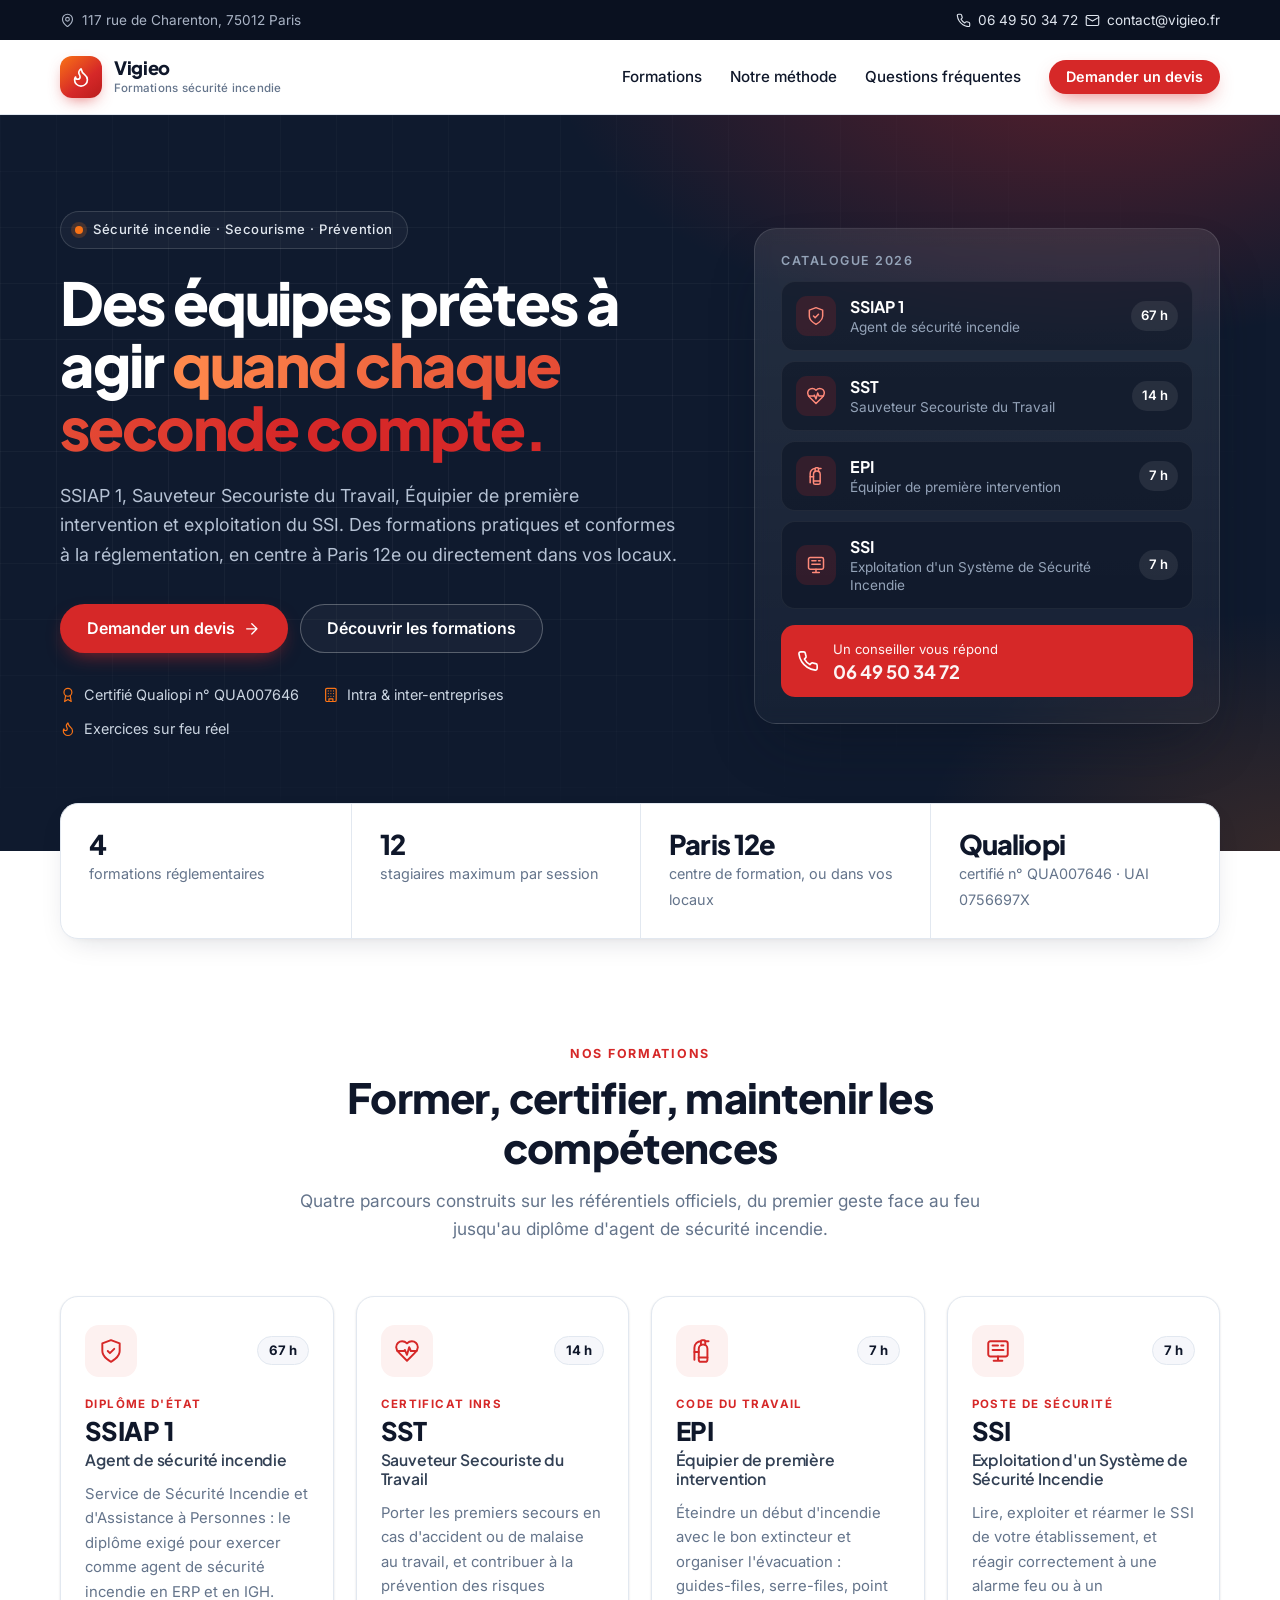
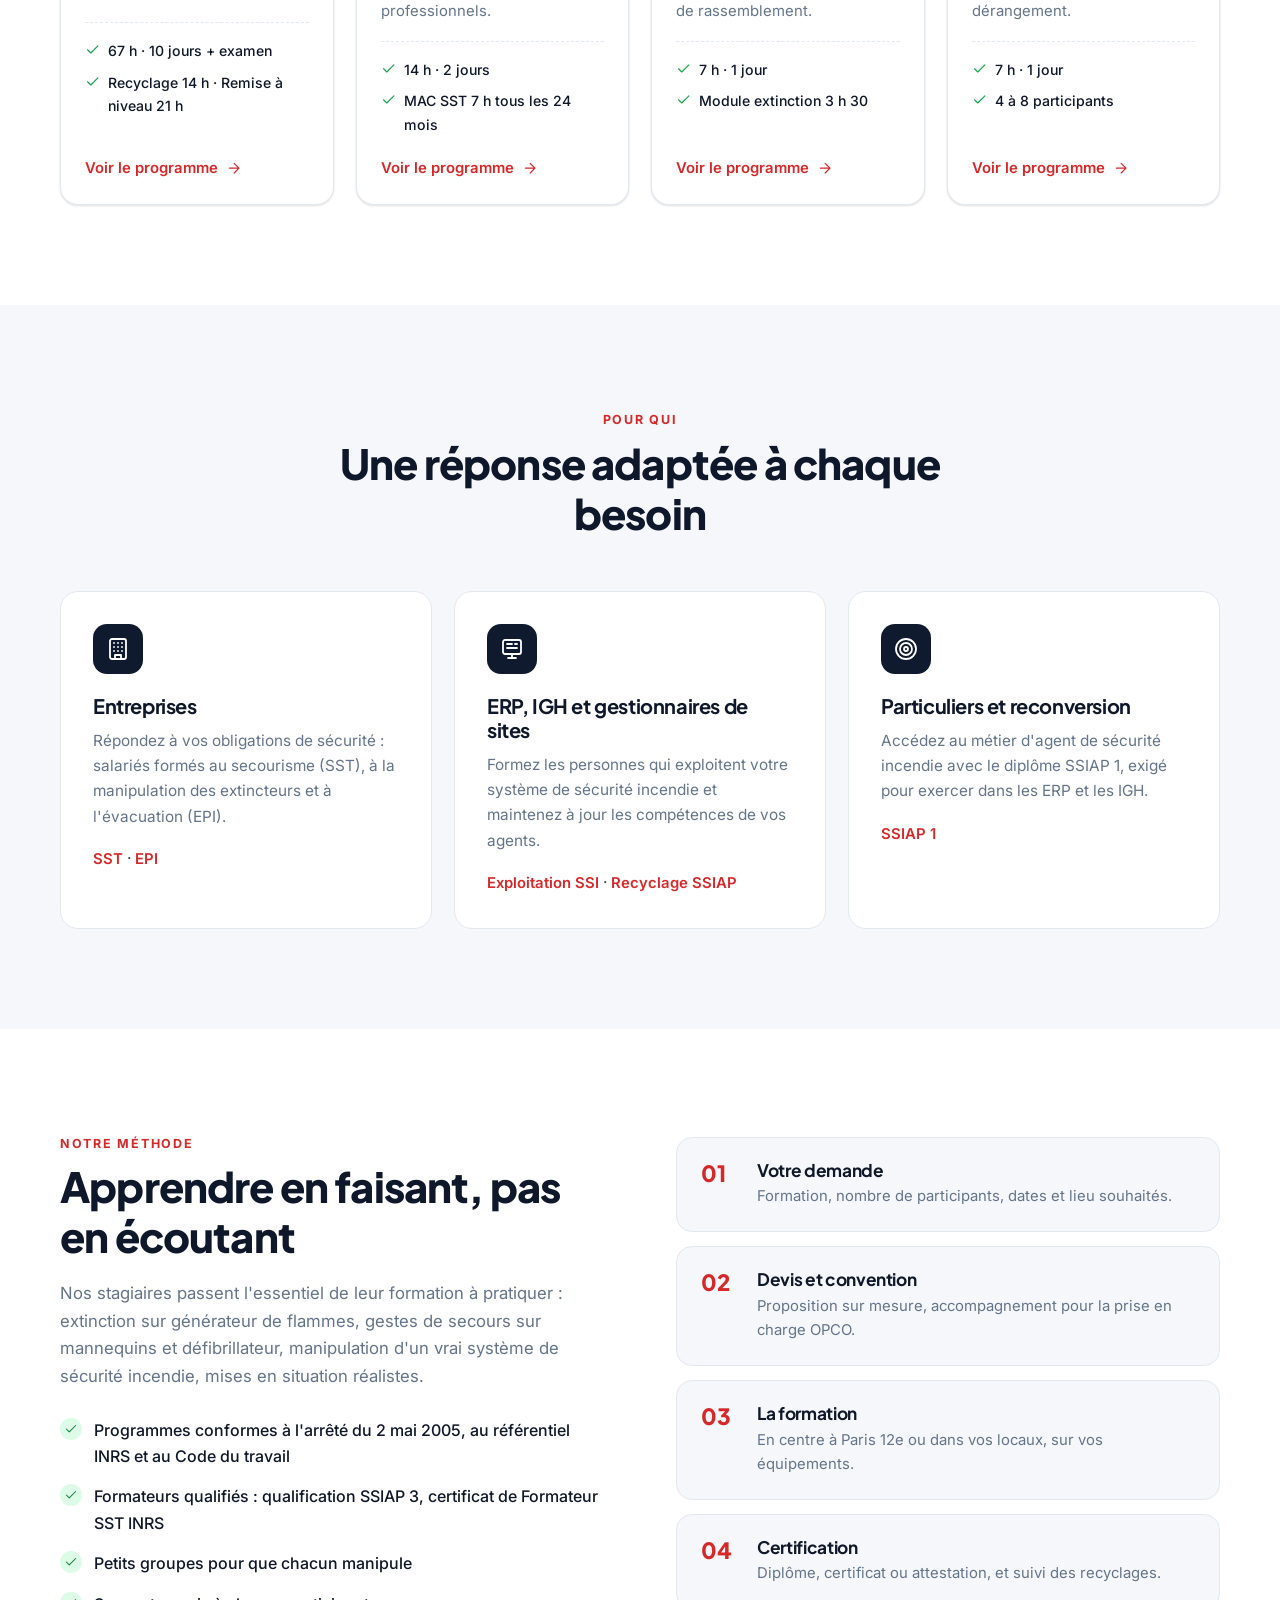
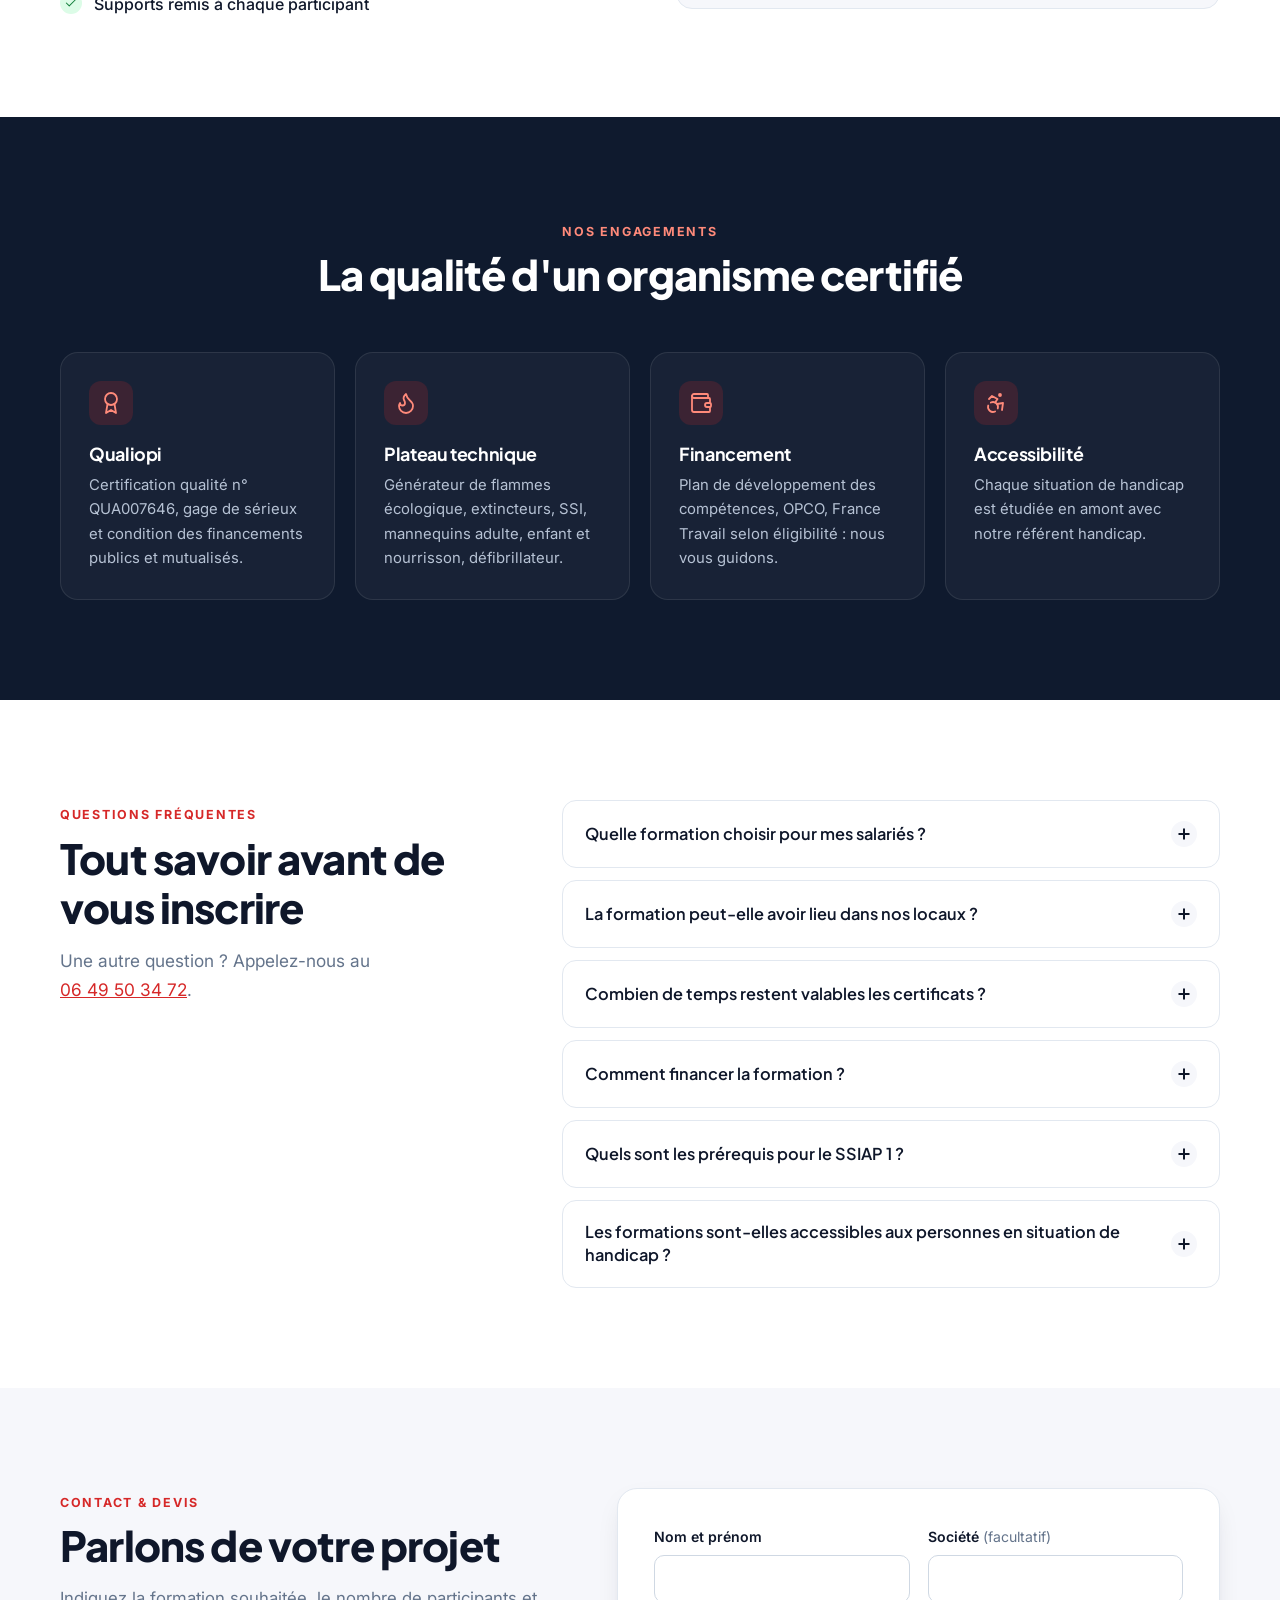
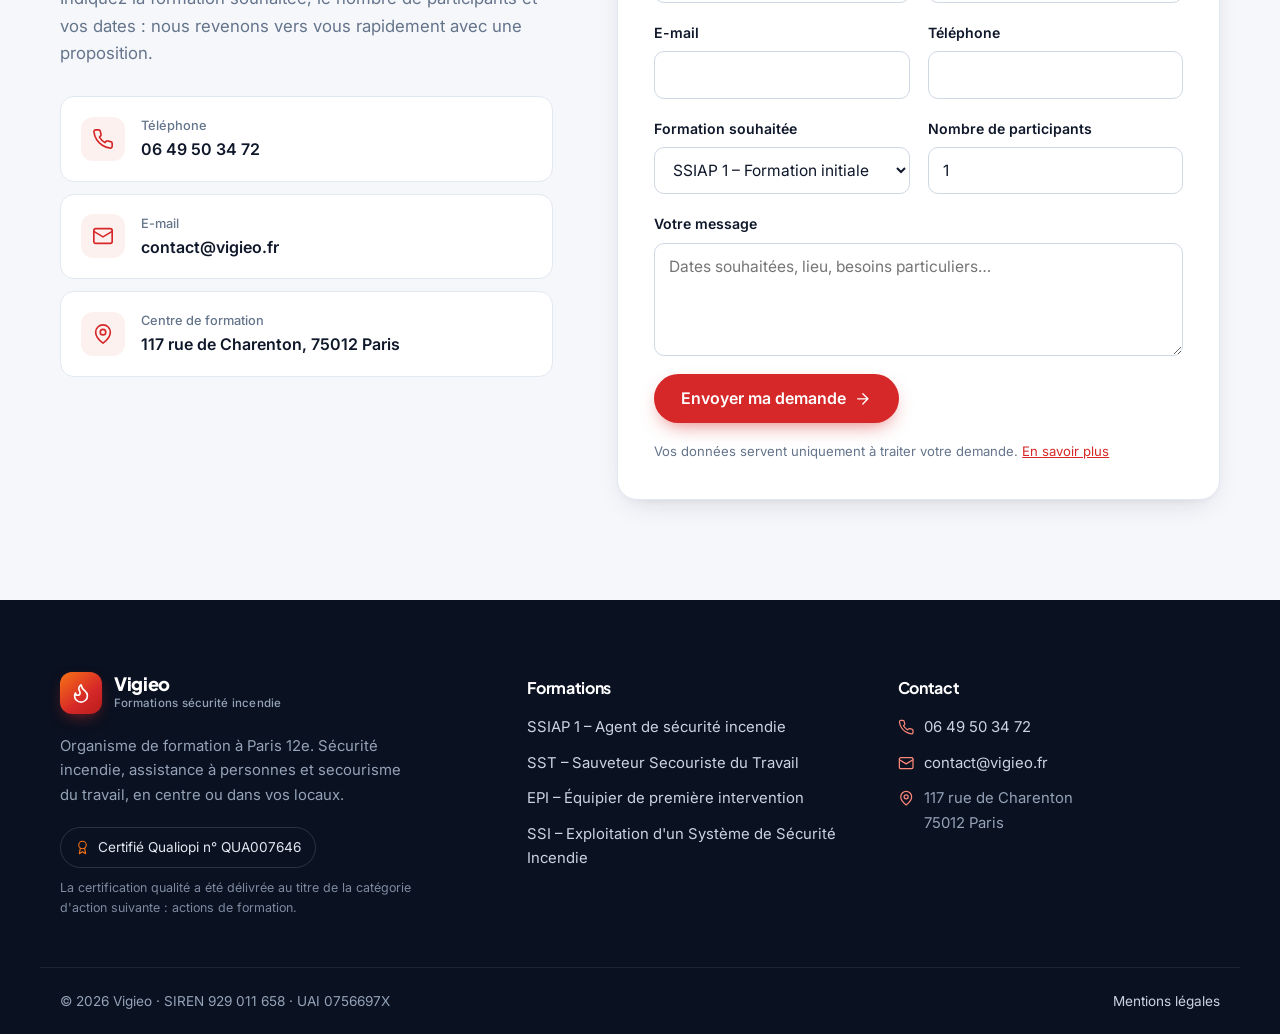
<file: index.html>
<!doctype html>
<html lang="fr">
<head>
  <meta charset="utf-8">
  <meta name="viewport" content="width=device-width, initial-scale=1">
  <title>Vigieo – Formations SSIAP, SST et sécurité incendie à Paris</title>
  <meta name="description" content="Vigieo, organisme certifié Qualiopi à Paris 12e : formations SSIAP 1, Sauveteur Secouriste du Travail (SST), Équipier de première intervention (EPI) et exploitation du Système de Sécurité Incendie (SSI).">
  <meta name="theme-color" content="#0B1220">
  <meta property="og:type" content="website">
  <meta property="og:title" content="Vigieo – Formations SSIAP, SST et sécurité incendie à Paris">
  <meta property="og:description" content="Vigieo, organisme certifié Qualiopi à Paris 12e : formations SSIAP 1, Sauveteur Secouriste du Travail (SST), Équipier de première intervention (EPI) et exploitation du Système de Sécurité Incendie (SSI).">
  <meta property="og:locale" content="fr_FR">
  <link rel="icon" href="data:image/svg+xml,%3Csvg xmlns='http://www.w3.org/2000/svg' viewBox='0 0 32 32'%3E%3Crect width='32' height='32' rx='8' fill='%23D62828'/%3E%3Cpath d='M13 19.5a2.5 2.5 0 0 0 2.5-2.5c0-1.4-.5-2-1-3-1-2.1-.2-4 2-6 .5 2.5 2 4.9 4 6.5 2 1.6 3 3.5 3 5.5a7 7 0 1 1-14 0c0-1.2.4-2.3 1-3a2.5 2.5 0 0 0 2.5 2.5z' fill='none' stroke='white' stroke-width='2' stroke-linecap='round' stroke-linejoin='round'/%3E%3C/svg%3E">
  <link rel="preconnect" href="https://fonts.googleapis.com">
  <link rel="preconnect" href="https://fonts.gstatic.com" crossorigin>
  <link href="https://fonts.googleapis.com/css2?family=Inter:wght@400;500;600&family=Plus+Jakarta+Sans:wght@600;700;800&display=swap" rel="stylesheet">
  <link rel="stylesheet" href="style.css">
  <script type="application/ld+json">{"@context": "https://schema.org", "@type": "EducationalOrganization", "name": "Vigieo", "url": "https://vigieo.fr/", "telephone": "+33 6 49 50 34 72", "email": "contact@vigieo.fr", "address": {"@type": "PostalAddress", "streetAddress": "117 rue de Charenton", "postalCode": "75012", "addressLocality": "Paris", "addressCountry": "FR"}}</script>
</head>
<body>
  <div class="topbar">
    <div class="container topbar-inner">
      <span><svg class="ic" viewBox="0 0 24 24" fill="none" stroke="currentColor" stroke-width="1.8" stroke-linecap="round" stroke-linejoin="round" aria-hidden="true"><path d="M20 10c0 6-8 12-8 12s-8-6-8-12a8 8 0 0 1 16 0Z"/><circle cx="12" cy="10" r="3"/></svg> 117 rue de Charenton, 75012 Paris</span>
      <span class="topbar-links"><a href="tel:+33649503472"><svg class="ic" viewBox="0 0 24 24" fill="none" stroke="currentColor" stroke-width="1.8" stroke-linecap="round" stroke-linejoin="round" aria-hidden="true"><path d="M22 16.92v3a2 2 0 0 1-2.18 2 19.79 19.79 0 0 1-8.63-3.07 19.5 19.5 0 0 1-6-6 19.79 19.79 0 0 1-3.07-8.67A2 2 0 0 1 4.11 2h3a2 2 0 0 1 2 1.72 12.84 12.84 0 0 0 .7 2.81 2 2 0 0 1-.45 2.11L8.09 9.91a16 16 0 0 0 6 6l1.27-1.27a2 2 0 0 1 2.11-.45 12.84 12.84 0 0 0 2.81.7A2 2 0 0 1 22 16.92z"/></svg> 06 49 50 34 72</a><a href="mailto:contact@vigieo.fr"><svg class="ic" viewBox="0 0 24 24" fill="none" stroke="currentColor" stroke-width="1.8" stroke-linecap="round" stroke-linejoin="round" aria-hidden="true"><rect x="2" y="4" width="20" height="16" rx="2"/><path d="m22 7-10 6L2 7"/></svg> contact@vigieo.fr</a></span>
    </div>
  </div>
  <header class="site-header">
    <div class="container header-inner">
      <a class="logo" href="index.html" aria-label="Vigieo, accueil">
        <span class="logo-mark"><svg class="ic" viewBox="0 0 24 24" fill="none" stroke="currentColor" stroke-width="1.8" stroke-linecap="round" stroke-linejoin="round" aria-hidden="true"><path d="M8.5 14.5A2.5 2.5 0 0 0 11 12c0-1.38-.5-2-1-3-1.072-2.143-.224-4.054 2-6 .5 2.5 2 4.9 4 6.5 2 1.6 3 3.5 3 5.5a7 7 0 1 1-14 0c0-1.153.433-2.294 1-3a2.5 2.5 0 0 0 2.5 2.5z"/></svg></span>
        <span class="logo-text">Vigieo<small>Formations sécurité incendie</small></span>
      </a>
      <button class="nav-toggle" aria-label="Menu" aria-expanded="false" aria-controls="nav"><svg class="ic" viewBox="0 0 24 24" fill="none" stroke="currentColor" stroke-width="1.8" stroke-linecap="round" stroke-linejoin="round" aria-hidden="true"><path d="M4 6h16M4 12h16M4 18h16"/></svg></button>
      <nav id="nav" class="nav">
        <a href="#formations">Formations</a>
        <a href="#methode">Notre méthode</a>
        <a href="#faq">Questions fréquentes</a>
        <a href="#contact" class="btn btn-primary btn-sm">Demander un devis</a>
      </nav>
    </div>
  </header>

  <main>
    <section class="hero">
      <div class="container hero-grid">
        <div class="hero-copy">
          <p class="kicker"><span class="dot"></span>Sécurité incendie · Secourisme · Prévention</p>
          <h1>Des équipes prêtes à agir <span class="accent">quand chaque seconde compte.</span></h1>
          <p class="hero-lead">SSIAP 1, Sauveteur Secouriste du Travail, Équipier de première intervention et exploitation du SSI. Des formations pratiques et conformes à la réglementation, en centre à Paris 12e ou directement dans vos locaux.</p>
          <div class="hero-actions">
            <a href="#contact" class="btn btn-primary btn-lg">Demander un devis <svg class="ic" viewBox="0 0 24 24" fill="none" stroke="currentColor" stroke-width="1.8" stroke-linecap="round" stroke-linejoin="round" aria-hidden="true"><path d="M5 12h14M12 5l7 7-7 7"/></svg></a>
            <a href="#formations" class="btn btn-ghost btn-lg">Découvrir les formations</a>
          </div>
          <ul class="hero-trust">
            <li><svg class="ic" viewBox="0 0 24 24" fill="none" stroke="currentColor" stroke-width="1.8" stroke-linecap="round" stroke-linejoin="round" aria-hidden="true"><circle cx="12" cy="8" r="6"/><path d="M15.477 12.89 17 22l-5-3-5 3 1.523-9.11"/></svg>Certifié Qualiopi n° QUA007646</li>
            <li><svg class="ic" viewBox="0 0 24 24" fill="none" stroke="currentColor" stroke-width="1.8" stroke-linecap="round" stroke-linejoin="round" aria-hidden="true"><rect x="4" y="2" width="16" height="20" rx="2"/><path d="M9 22v-4h6v4M8 6h.01M12 6h.01M16 6h.01M8 10h.01M12 10h.01M16 10h.01M8 14h.01M12 14h.01M16 14h.01"/></svg>Intra &amp; inter-entreprises</li>
            <li><svg class="ic" viewBox="0 0 24 24" fill="none" stroke="currentColor" stroke-width="1.8" stroke-linecap="round" stroke-linejoin="round" aria-hidden="true"><path d="M8.5 14.5A2.5 2.5 0 0 0 11 12c0-1.38-.5-2-1-3-1.072-2.143-.224-4.054 2-6 .5 2.5 2 4.9 4 6.5 2 1.6 3 3.5 3 5.5a7 7 0 1 1-14 0c0-1.153.433-2.294 1-3a2.5 2.5 0 0 0 2.5 2.5z"/></svg>Exercices sur feu réel</li>
          </ul>
        </div>
        <aside class="hero-panel" aria-label="Nos formations en bref">
          <p class="panel-title">Catalogue 2026</p>
          <ul class="hero-list"><li><span class="hl-ic"><svg class="ic" viewBox="0 0 24 24" fill="none" stroke="currentColor" stroke-width="1.8" stroke-linecap="round" stroke-linejoin="round" aria-hidden="true"><path d="M12 22s8-4 8-10V5l-8-3-8 3v7c0 6 8 10 8 10"/><path d="m9 12 2 2 4-4"/></svg></span><span><strong>SSIAP 1</strong>Agent de sécurité incendie</span><em>67 h</em></li><li><span class="hl-ic"><svg class="ic" viewBox="0 0 24 24" fill="none" stroke="currentColor" stroke-width="1.8" stroke-linecap="round" stroke-linejoin="round" aria-hidden="true"><path d="M19 14c1.49-1.46 3-3.21 3-5.5A5.5 5.5 0 0 0 16.5 3c-1.76 0-3 .5-4.5 2-1.5-1.5-2.74-2-4.5-2A5.5 5.5 0 0 0 2 8.5c0 2.3 1.5 4.05 3 5.5l7 7Z"/><path d="M3.22 12H9.5l.5-1 2 4.5 2-7 1.5 3.5h5.27"/></svg></span><span><strong>SST</strong>Sauveteur Secouriste du Travail</span><em>14 h</em></li><li><span class="hl-ic"><svg class="ic" viewBox="0 0 24 24" fill="none" stroke="currentColor" stroke-width="1.8" stroke-linecap="round" stroke-linejoin="round" aria-hidden="true"><path d="M15 6.5V3a1 1 0 0 0-1-1h-2a1 1 0 0 0-1 1v3.5"/><path d="M9 18h8"/><path d="M18 3h-3"/><path d="M11 3a6 6 0 0 0-6 6v11"/><path d="M5 13h4"/><path d="M17 10a4 4 0 0 0-8 0v10a2 2 0 0 0 2 2h4a2 2 0 0 0 2-2Z"/></svg></span><span><strong>EPI</strong>Équipier de première intervention</span><em>7 h</em></li><li><span class="hl-ic"><svg class="ic" viewBox="0 0 24 24" fill="none" stroke="currentColor" stroke-width="1.8" stroke-linecap="round" stroke-linejoin="round" aria-hidden="true"><rect x="3" y="3" width="18" height="14" rx="2"/><path d="M7 7h5M7 11h10M15 7h2M8 21h8M12 17v4"/></svg></span><span><strong>SSI</strong>Exploitation d'un Système de Sécurité Incendie</span><em>7 h</em></li></ul>
          <a href="tel:+33649503472" class="panel-call"><svg class="ic" viewBox="0 0 24 24" fill="none" stroke="currentColor" stroke-width="1.8" stroke-linecap="round" stroke-linejoin="round" aria-hidden="true"><path d="M22 16.92v3a2 2 0 0 1-2.18 2 19.79 19.79 0 0 1-8.63-3.07 19.5 19.5 0 0 1-6-6 19.79 19.79 0 0 1-3.07-8.67A2 2 0 0 1 4.11 2h3a2 2 0 0 1 2 1.72 12.84 12.84 0 0 0 .7 2.81 2 2 0 0 1-.45 2.11L8.09 9.91a16 16 0 0 0 6 6l1.27-1.27a2 2 0 0 1 2.11-.45 12.84 12.84 0 0 0 2.81.7A2 2 0 0 1 22 16.92z"/></svg><span>Un conseiller vous répond<strong>06 49 50 34 72</strong></span></a>
        </aside>
      </div>
    </section>

    <section class="stats">
      <div class="container stats-grid">
        <div><strong>4</strong><span>formations réglementaires</span></div>
        <div><strong>12</strong><span>stagiaires maximum par session</span></div>
        <div><strong>Paris 12e</strong><span>centre de formation, ou dans vos locaux</span></div>
        <div><strong>Qualiopi</strong><span>certifié n° QUA007646 · UAI 0756697X</span></div>
      </div>
    </section>

    <section id="formations" class="section">
      <div class="container">
        <div class="section-head">
          <p class="eyebrow">Nos formations</p>
          <h2>Former, certifier, maintenir les compétences</h2>
          <p>Quatre parcours construits sur les référentiels officiels, du premier geste face au feu jusqu'au diplôme d'agent de sécurité incendie.</p>
        </div>
        <div class="f-grid">
          <a class="f-card" href="ssiap-1.html">
            <div class="f-card-top">
              <span class="f-icon"><svg class="ic" viewBox="0 0 24 24" fill="none" stroke="currentColor" stroke-width="1.8" stroke-linecap="round" stroke-linejoin="round" aria-hidden="true"><path d="M12 22s8-4 8-10V5l-8-3-8 3v7c0 6 8 10 8 10"/><path d="m9 12 2 2 4-4"/></svg></span>
              <span class="f-dur">67 h</span>
            </div>
            <p class="f-tag">Diplôme d'État</p>
            <h3>SSIAP 1<span>Agent de sécurité incendie</span></h3>
            <p class="f-text">Service de Sécurité Incendie et d'Assistance à Personnes : le diplôme exigé pour exercer comme agent de sécurité incendie en ERP et en IGH.</p>
            <ul class="f-facts"><li><svg class="ic" viewBox="0 0 24 24" fill="none" stroke="currentColor" stroke-width="1.8" stroke-linecap="round" stroke-linejoin="round" aria-hidden="true"><path d="M20 6 9 17l-5-5"/></svg>67 h · 10 jours + examen</li><li><svg class="ic" viewBox="0 0 24 24" fill="none" stroke="currentColor" stroke-width="1.8" stroke-linecap="round" stroke-linejoin="round" aria-hidden="true"><path d="M20 6 9 17l-5-5"/></svg>Recyclage 14 h · Remise à niveau 21 h</li></ul>
            <span class="f-more">Voir le programme <svg class="ic" viewBox="0 0 24 24" fill="none" stroke="currentColor" stroke-width="1.8" stroke-linecap="round" stroke-linejoin="round" aria-hidden="true"><path d="M5 12h14M12 5l7 7-7 7"/></svg></span>
          </a>
          <a class="f-card" href="sst.html">
            <div class="f-card-top">
              <span class="f-icon"><svg class="ic" viewBox="0 0 24 24" fill="none" stroke="currentColor" stroke-width="1.8" stroke-linecap="round" stroke-linejoin="round" aria-hidden="true"><path d="M19 14c1.49-1.46 3-3.21 3-5.5A5.5 5.5 0 0 0 16.5 3c-1.76 0-3 .5-4.5 2-1.5-1.5-2.74-2-4.5-2A5.5 5.5 0 0 0 2 8.5c0 2.3 1.5 4.05 3 5.5l7 7Z"/><path d="M3.22 12H9.5l.5-1 2 4.5 2-7 1.5 3.5h5.27"/></svg></span>
              <span class="f-dur">14 h</span>
            </div>
            <p class="f-tag">Certificat INRS</p>
            <h3>SST<span>Sauveteur Secouriste du Travail</span></h3>
            <p class="f-text">Porter les premiers secours en cas d'accident ou de malaise au travail, et contribuer à la prévention des risques professionnels.</p>
            <ul class="f-facts"><li><svg class="ic" viewBox="0 0 24 24" fill="none" stroke="currentColor" stroke-width="1.8" stroke-linecap="round" stroke-linejoin="round" aria-hidden="true"><path d="M20 6 9 17l-5-5"/></svg>14 h · 2 jours</li><li><svg class="ic" viewBox="0 0 24 24" fill="none" stroke="currentColor" stroke-width="1.8" stroke-linecap="round" stroke-linejoin="round" aria-hidden="true"><path d="M20 6 9 17l-5-5"/></svg>MAC SST 7 h tous les 24 mois</li></ul>
            <span class="f-more">Voir le programme <svg class="ic" viewBox="0 0 24 24" fill="none" stroke="currentColor" stroke-width="1.8" stroke-linecap="round" stroke-linejoin="round" aria-hidden="true"><path d="M5 12h14M12 5l7 7-7 7"/></svg></span>
          </a>
          <a class="f-card" href="epi.html">
            <div class="f-card-top">
              <span class="f-icon"><svg class="ic" viewBox="0 0 24 24" fill="none" stroke="currentColor" stroke-width="1.8" stroke-linecap="round" stroke-linejoin="round" aria-hidden="true"><path d="M15 6.5V3a1 1 0 0 0-1-1h-2a1 1 0 0 0-1 1v3.5"/><path d="M9 18h8"/><path d="M18 3h-3"/><path d="M11 3a6 6 0 0 0-6 6v11"/><path d="M5 13h4"/><path d="M17 10a4 4 0 0 0-8 0v10a2 2 0 0 0 2 2h4a2 2 0 0 0 2-2Z"/></svg></span>
              <span class="f-dur">7 h</span>
            </div>
            <p class="f-tag">Code du travail</p>
            <h3>EPI<span>Équipier de première intervention</span></h3>
            <p class="f-text">Éteindre un début d'incendie avec le bon extincteur et organiser l'évacuation : guides-files, serre-files, point de rassemblement.</p>
            <ul class="f-facts"><li><svg class="ic" viewBox="0 0 24 24" fill="none" stroke="currentColor" stroke-width="1.8" stroke-linecap="round" stroke-linejoin="round" aria-hidden="true"><path d="M20 6 9 17l-5-5"/></svg>7 h · 1 jour</li><li><svg class="ic" viewBox="0 0 24 24" fill="none" stroke="currentColor" stroke-width="1.8" stroke-linecap="round" stroke-linejoin="round" aria-hidden="true"><path d="M20 6 9 17l-5-5"/></svg>Module extinction 3 h 30</li></ul>
            <span class="f-more">Voir le programme <svg class="ic" viewBox="0 0 24 24" fill="none" stroke="currentColor" stroke-width="1.8" stroke-linecap="round" stroke-linejoin="round" aria-hidden="true"><path d="M5 12h14M12 5l7 7-7 7"/></svg></span>
          </a>
          <a class="f-card" href="ssi.html">
            <div class="f-card-top">
              <span class="f-icon"><svg class="ic" viewBox="0 0 24 24" fill="none" stroke="currentColor" stroke-width="1.8" stroke-linecap="round" stroke-linejoin="round" aria-hidden="true"><rect x="3" y="3" width="18" height="14" rx="2"/><path d="M7 7h5M7 11h10M15 7h2M8 21h8M12 17v4"/></svg></span>
              <span class="f-dur">7 h</span>
            </div>
            <p class="f-tag">Poste de sécurité</p>
            <h3>SSI<span>Exploitation d'un Système de Sécurité Incendie</span></h3>
            <p class="f-text">Lire, exploiter et réarmer le SSI de votre établissement, et réagir correctement à une alarme feu ou à un dérangement.</p>
            <ul class="f-facts"><li><svg class="ic" viewBox="0 0 24 24" fill="none" stroke="currentColor" stroke-width="1.8" stroke-linecap="round" stroke-linejoin="round" aria-hidden="true"><path d="M20 6 9 17l-5-5"/></svg>7 h · 1 jour</li><li><svg class="ic" viewBox="0 0 24 24" fill="none" stroke="currentColor" stroke-width="1.8" stroke-linecap="round" stroke-linejoin="round" aria-hidden="true"><path d="M20 6 9 17l-5-5"/></svg>4 à 8 participants</li></ul>
            <span class="f-more">Voir le programme <svg class="ic" viewBox="0 0 24 24" fill="none" stroke="currentColor" stroke-width="1.8" stroke-linecap="round" stroke-linejoin="round" aria-hidden="true"><path d="M5 12h14M12 5l7 7-7 7"/></svg></span>
          </a>
        </div>
      </div>
    </section>

    <section class="section section-soft" id="pour-qui">
      <div class="container">
        <div class="section-head">
          <p class="eyebrow">Pour qui</p>
          <h2>Une réponse adaptée à chaque besoin</h2>
        </div>
        <div class="aud-grid">
          <div class="aud">
            <span class="aud-ic"><svg class="ic" viewBox="0 0 24 24" fill="none" stroke="currentColor" stroke-width="1.8" stroke-linecap="round" stroke-linejoin="round" aria-hidden="true"><rect x="4" y="2" width="16" height="20" rx="2"/><path d="M9 22v-4h6v4M8 6h.01M12 6h.01M16 6h.01M8 10h.01M12 10h.01M16 10h.01M8 14h.01M12 14h.01M16 14h.01"/></svg></span>
            <h3>Entreprises</h3>
            <p>Répondez à vos obligations de sécurité : salariés formés au secourisme (SST), à la manipulation des extincteurs et à l'évacuation (EPI).</p>
            <a href="sst.html">SST</a> · <a href="epi.html">EPI</a>
          </div>
          <div class="aud">
            <span class="aud-ic"><svg class="ic" viewBox="0 0 24 24" fill="none" stroke="currentColor" stroke-width="1.8" stroke-linecap="round" stroke-linejoin="round" aria-hidden="true"><rect x="3" y="3" width="18" height="14" rx="2"/><path d="M7 7h5M7 11h10M15 7h2M8 21h8M12 17v4"/></svg></span>
            <h3>ERP, IGH et gestionnaires de sites</h3>
            <p>Formez les personnes qui exploitent votre système de sécurité incendie et maintenez à jour les compétences de vos agents.</p>
            <a href="ssi.html">Exploitation SSI</a> · <a href="ssiap-1.html">Recyclage SSIAP</a>
          </div>
          <div class="aud">
            <span class="aud-ic"><svg class="ic" viewBox="0 0 24 24" fill="none" stroke="currentColor" stroke-width="1.8" stroke-linecap="round" stroke-linejoin="round" aria-hidden="true"><circle cx="12" cy="12" r="10"/><circle cx="12" cy="12" r="6"/><circle cx="12" cy="12" r="2"/></svg></span>
            <h3>Particuliers et reconversion</h3>
            <p>Accédez au métier d'agent de sécurité incendie avec le diplôme SSIAP 1, exigé pour exercer dans les ERP et les IGH.</p>
            <a href="ssiap-1.html">SSIAP 1</a>
          </div>
        </div>
      </div>
    </section>

    <section class="section" id="methode">
      <div class="container method">
        <div class="method-intro">
          <p class="eyebrow">Notre méthode</p>
          <h2>Apprendre en faisant, pas en écoutant</h2>
          <p>Nos stagiaires passent l'essentiel de leur formation à pratiquer : extinction sur générateur de flammes, gestes de secours sur mannequins et défibrillateur, manipulation d'un vrai système de sécurité incendie, mises en situation réalistes.</p>
          <ul class="checks">
            <li><svg class="ic" viewBox="0 0 24 24" fill="none" stroke="currentColor" stroke-width="1.8" stroke-linecap="round" stroke-linejoin="round" aria-hidden="true"><path d="M20 6 9 17l-5-5"/></svg>Programmes conformes à l'arrêté du 2 mai 2005, au référentiel INRS et au Code du travail</li>
            <li><svg class="ic" viewBox="0 0 24 24" fill="none" stroke="currentColor" stroke-width="1.8" stroke-linecap="round" stroke-linejoin="round" aria-hidden="true"><path d="M20 6 9 17l-5-5"/></svg>Formateurs qualifiés : qualification SSIAP 3, certificat de Formateur SST INRS</li>
            <li><svg class="ic" viewBox="0 0 24 24" fill="none" stroke="currentColor" stroke-width="1.8" stroke-linecap="round" stroke-linejoin="round" aria-hidden="true"><path d="M20 6 9 17l-5-5"/></svg>Petits groupes pour que chacun manipule</li>
            <li><svg class="ic" viewBox="0 0 24 24" fill="none" stroke="currentColor" stroke-width="1.8" stroke-linecap="round" stroke-linejoin="round" aria-hidden="true"><path d="M20 6 9 17l-5-5"/></svg>Supports remis à chaque participant</li>
          </ul>
        </div>
        <ol class="steps">
          <li><span class="step-n">01</span><div><h3>Votre demande</h3><p>Formation, nombre de participants, dates et lieu souhaités.</p></div></li>
          <li><span class="step-n">02</span><div><h3>Devis et convention</h3><p>Proposition sur mesure, accompagnement pour la prise en charge OPCO.</p></div></li>
          <li><span class="step-n">03</span><div><h3>La formation</h3><p>En centre à Paris 12e ou dans vos locaux, sur vos équipements.</p></div></li>
          <li><span class="step-n">04</span><div><h3>Certification</h3><p>Diplôme, certificat ou attestation, et suivi des recyclages.</p></div></li>
        </ol>
      </div>
    </section>

    <section class="section section-dark">
      <div class="container">
        <div class="section-head">
          <p class="eyebrow">Nos engagements</p>
          <h2>La qualité d'un organisme certifié</h2>
        </div>
        <div class="eng-grid">
          <div class="eng"><svg class="ic" viewBox="0 0 24 24" fill="none" stroke="currentColor" stroke-width="1.8" stroke-linecap="round" stroke-linejoin="round" aria-hidden="true"><circle cx="12" cy="8" r="6"/><path d="M15.477 12.89 17 22l-5-3-5 3 1.523-9.11"/></svg><h3>Qualiopi</h3><p>Certification qualité n° QUA007646, gage de sérieux et condition des financements publics et mutualisés.</p></div>
          <div class="eng"><svg class="ic" viewBox="0 0 24 24" fill="none" stroke="currentColor" stroke-width="1.8" stroke-linecap="round" stroke-linejoin="round" aria-hidden="true"><path d="M8.5 14.5A2.5 2.5 0 0 0 11 12c0-1.38-.5-2-1-3-1.072-2.143-.224-4.054 2-6 .5 2.5 2 4.9 4 6.5 2 1.6 3 3.5 3 5.5a7 7 0 1 1-14 0c0-1.153.433-2.294 1-3a2.5 2.5 0 0 0 2.5 2.5z"/></svg><h3>Plateau technique</h3><p>Générateur de flammes écologique, extincteurs, SSI, mannequins adulte, enfant et nourrisson, défibrillateur.</p></div>
          <div class="eng"><svg class="ic" viewBox="0 0 24 24" fill="none" stroke="currentColor" stroke-width="1.8" stroke-linecap="round" stroke-linejoin="round" aria-hidden="true"><path d="M19 7V4a1 1 0 0 0-1-1H5a2 2 0 0 0 0 4h15a1 1 0 0 1 1 1v4h-3a2 2 0 0 0 0 4h3a1 1 0 0 0 1-1v-2a1 1 0 0 0-1-1"/><path d="M3 5v14a2 2 0 0 0 2 2h15a1 1 0 0 0 1-1v-4"/></svg><h3>Financement</h3><p>Plan de développement des compétences, OPCO, France Travail selon éligibilité : nous vous guidons.</p></div>
          <div class="eng"><svg class="ic" viewBox="0 0 24 24" fill="none" stroke="currentColor" stroke-width="1.8" stroke-linecap="round" stroke-linejoin="round" aria-hidden="true"><circle cx="16" cy="4" r="1"/><path d="m18 19 1-7-6 1"/><path d="m5 8 3-3 5.5 3-2.36 3.5"/><path d="M4.24 14.5a5 5 0 0 0 6.88 6"/><path d="M13.76 17.5a5 5 0 0 0-6.88-6"/></svg><h3>Accessibilité</h3><p>Chaque situation de handicap est étudiée en amont avec notre référent handicap.</p></div>
        </div>
      </div>
    </section>

    <section class="section" id="faq">
      <div class="container faq-wrap">
        <div class="section-head left">
          <p class="eyebrow">Questions fréquentes</p>
          <h2>Tout savoir avant de vous inscrire</h2>
          <p>Une autre question ? Appelez-nous au <a href="tel:+33649503472">06 49 50 34 72</a>.</p>
        </div>
        <div class="faq"><details><summary>Quelle formation choisir pour mes salariés ?<span class="plus"></span></summary><p>Le SST forme aux premiers secours et à la prévention, pour tout salarié. L'EPI forme à l'extinction d'un début d'incendie et à l'évacuation, ce que le Code du travail impose pour le personnel. Le SSIAP 1 est un diplôme destiné à ceux qui veulent exercer le métier d'agent de sécurité incendie en ERP ou IGH. L'exploitation SSI s'adresse aux personnes qui gèrent le système de sécurité incendie d'un bâtiment. Nous vous aidons à choisir lors de votre demande de devis.</p></details><details><summary>La formation peut-elle avoir lieu dans nos locaux ?<span class="plus"></span></summary><p>Oui. SST, EPI et exploitation SSI se déroulent de préférence dans votre établissement, sur vos consignes, vos locaux et vos équipements. Le SSIAP 1, qui exige un plateau technique et des visites applicatives, se déroule dans notre centre du 117 rue de Charenton, Paris 12e.</p></details><details><summary>Combien de temps restent valables les certificats ?<span class="plus"></span></summary><p>Le certificat SST est valable 24 mois et se prolonge par un MAC SST de 7 heures. Le SSIAP 1 impose un recyclage de 14 heures tous les 3 ans ; au-delà, une remise à niveau de 21 heures est nécessaire. Pour l'EPI, la consigne incendie doit prévoir des exercices au moins tous les 6 mois.</p></details><details><summary>Comment financer la formation ?<span class="plus"></span></summary><p>Les formations peuvent être financées par le plan de développement des compétences de l'entreprise, avec une prise en charge possible par votre OPCO selon les critères de votre branche. Pour le SSIAP 1, un financement France Travail peut être étudié selon votre situation. Vigieo est certifié Qualiopi.</p></details><details><summary>Quels sont les prérequis pour le SSIAP 1 ?<span class="plus"></span></summary><p>Une attestation de secourisme valide (SST, PSE 1, ou PSC 1 de moins de 2 ans), un certificat médical d'aptitude de moins de 3 mois, et la réussite à l'évaluation d'entrée réalisée par le centre.</p></details><details><summary>Les formations sont-elles accessibles aux personnes en situation de handicap ?<span class="plus"></span></summary><p>Toute situation de handicap est étudiée en amont avec notre référent handicap, afin d'adapter les modalités pédagogiques et d'évaluation dans le respect des référentiels. Contactez-nous avant l'inscription.</p></details></div>
      </div>
    </section>

    <section id="contact" class="section section-soft">
      <div class="container contact-grid">
        <div class="contact-info">
          <p class="eyebrow">Contact &amp; devis</p>
          <h2>Parlons de votre projet</h2>
          <p>Indiquez la formation souhaitée, le nombre de participants et vos dates : nous revenons vers vous rapidement avec une proposition.</p>
          <a class="c-card" href="tel:+33649503472"><svg class="ic" viewBox="0 0 24 24" fill="none" stroke="currentColor" stroke-width="1.8" stroke-linecap="round" stroke-linejoin="round" aria-hidden="true"><path d="M22 16.92v3a2 2 0 0 1-2.18 2 19.79 19.79 0 0 1-8.63-3.07 19.5 19.5 0 0 1-6-6 19.79 19.79 0 0 1-3.07-8.67A2 2 0 0 1 4.11 2h3a2 2 0 0 1 2 1.72 12.84 12.84 0 0 0 .7 2.81 2 2 0 0 1-.45 2.11L8.09 9.91a16 16 0 0 0 6 6l1.27-1.27a2 2 0 0 1 2.11-.45 12.84 12.84 0 0 0 2.81.7A2 2 0 0 1 22 16.92z"/></svg><span><small>Téléphone</small>06 49 50 34 72</span></a>
          <a class="c-card" href="mailto:contact@vigieo.fr"><svg class="ic" viewBox="0 0 24 24" fill="none" stroke="currentColor" stroke-width="1.8" stroke-linecap="round" stroke-linejoin="round" aria-hidden="true"><rect x="2" y="4" width="20" height="16" rx="2"/><path d="m22 7-10 6L2 7"/></svg><span><small>E-mail</small>contact@vigieo.fr</span></a>
          <a class="c-card" href="https://www.google.com/maps/search/?api=1&amp;query=117+rue+de+Charenton+75012+Paris" target="_blank" rel="noopener"><svg class="ic" viewBox="0 0 24 24" fill="none" stroke="currentColor" stroke-width="1.8" stroke-linecap="round" stroke-linejoin="round" aria-hidden="true"><path d="M20 10c0 6-8 12-8 12s-8-6-8-12a8 8 0 0 1 16 0Z"/><circle cx="12" cy="10" r="3"/></svg><span><small>Centre de formation</small>117 rue de Charenton, 75012 Paris</span></a>
        </div>
        <form class="contact-form" action="https://formsubmit.co/contact@vigieo.fr" method="POST">
          <input type="hidden" name="_subject" value="Nouvelle demande de devis – site Vigieo">
          <input type="hidden" name="_template" value="table">
          <input type="hidden" name="_next" id="next-url">
          <input type="text" name="_honey" class="hp" tabindex="-1" autocomplete="off">
          <div class="row">
            <label>Nom et prénom<input name="Nom" required autocomplete="name"></label>
            <label><span>Société <span class="opt">(facultatif)</span></span><input name="Société" autocomplete="organization"></label>
          </div>
          <div class="row">
            <label>E-mail<input type="email" name="email" required autocomplete="email"></label>
            <label>Téléphone<input type="tel" name="Téléphone" autocomplete="tel"></label>
          </div>
          <div class="row">
            <label>Formation souhaitée<select name="Formation"><option>SSIAP 1 – Formation initiale</option><option>SSIAP 1 – Recyclage</option><option>SSIAP 1 – Remise à niveau</option><option>SST – Formation initiale</option><option>MAC SST</option><option>EPI – Équipier de première intervention</option><option>Exploitation d'un SSI</option><option>Plusieurs formations / autre</option></select></label>
            <label>Nombre de participants<input type="number" name="Participants" min="1" value="1"></label>
          </div>
          <label>Votre message<textarea name="Message" rows="4" placeholder="Dates souhaitées, lieu, besoins particuliers…"></textarea></label>
          <button class="btn btn-primary btn-lg" type="submit">Envoyer ma demande <svg class="ic" viewBox="0 0 24 24" fill="none" stroke="currentColor" stroke-width="1.8" stroke-linecap="round" stroke-linejoin="round" aria-hidden="true"><path d="M5 12h14M12 5l7 7-7 7"/></svg></button>
          <p class="form-note">Vos données servent uniquement à traiter votre demande. <a href="mentions-legales.html">En savoir plus</a></p>
        </form>
      </div>
    </section>
  </main>

  <footer class="site-footer">
    <div class="container footer-grid">
      <div>
        <a class="logo logo-light" href="index.html"><span class="logo-mark"><svg class="ic" viewBox="0 0 24 24" fill="none" stroke="currentColor" stroke-width="1.8" stroke-linecap="round" stroke-linejoin="round" aria-hidden="true"><path d="M8.5 14.5A2.5 2.5 0 0 0 11 12c0-1.38-.5-2-1-3-1.072-2.143-.224-4.054 2-6 .5 2.5 2 4.9 4 6.5 2 1.6 3 3.5 3 5.5a7 7 0 1 1-14 0c0-1.153.433-2.294 1-3a2.5 2.5 0 0 0 2.5 2.5z"/></svg></span><span class="logo-text">Vigieo<small>Formations sécurité incendie</small></span></a>
        <p class="footer-about">Organisme de formation à Paris 12e. Sécurité incendie, assistance à personnes et secourisme du travail, en centre ou dans vos locaux.</p>
        <p class="qualiopi-chip"><svg class="ic" viewBox="0 0 24 24" fill="none" stroke="currentColor" stroke-width="1.8" stroke-linecap="round" stroke-linejoin="round" aria-hidden="true"><circle cx="12" cy="8" r="6"/><path d="M15.477 12.89 17 22l-5-3-5 3 1.523-9.11"/></svg> Certifié Qualiopi n° QUA007646</p>
        <p class="qualiopi-note">La certification qualité a été délivrée au titre de la catégorie d'action suivante : actions de formation.</p>
      </div>
      <div>
        <h4>Formations</h4>
        <ul><li><a href="ssiap-1.html">SSIAP 1 – Agent de sécurité incendie</a></li><li><a href="sst.html">SST – Sauveteur Secouriste du Travail</a></li><li><a href="epi.html">EPI – Équipier de première intervention</a></li><li><a href="ssi.html">SSI – Exploitation d'un Système de Sécurité Incendie</a></li></ul>
      </div>
      <div>
        <h4>Contact</h4>
        <ul class="footer-contact">
          <li><svg class="ic" viewBox="0 0 24 24" fill="none" stroke="currentColor" stroke-width="1.8" stroke-linecap="round" stroke-linejoin="round" aria-hidden="true"><path d="M22 16.92v3a2 2 0 0 1-2.18 2 19.79 19.79 0 0 1-8.63-3.07 19.5 19.5 0 0 1-6-6 19.79 19.79 0 0 1-3.07-8.67A2 2 0 0 1 4.11 2h3a2 2 0 0 1 2 1.72 12.84 12.84 0 0 0 .7 2.81 2 2 0 0 1-.45 2.11L8.09 9.91a16 16 0 0 0 6 6l1.27-1.27a2 2 0 0 1 2.11-.45 12.84 12.84 0 0 0 2.81.7A2 2 0 0 1 22 16.92z"/></svg><a href="tel:+33649503472">06 49 50 34 72</a></li>
          <li><svg class="ic" viewBox="0 0 24 24" fill="none" stroke="currentColor" stroke-width="1.8" stroke-linecap="round" stroke-linejoin="round" aria-hidden="true"><rect x="2" y="4" width="20" height="16" rx="2"/><path d="m22 7-10 6L2 7"/></svg><a href="mailto:contact@vigieo.fr">contact@vigieo.fr</a></li>
          <li><svg class="ic" viewBox="0 0 24 24" fill="none" stroke="currentColor" stroke-width="1.8" stroke-linecap="round" stroke-linejoin="round" aria-hidden="true"><path d="M20 10c0 6-8 12-8 12s-8-6-8-12a8 8 0 0 1 16 0Z"/><circle cx="12" cy="10" r="3"/></svg><span>117 rue de Charenton<br>75012 Paris</span></li>
        </ul>
      </div>
    </div>
    <div class="container footer-bottom">
      <span>© 2026 Vigieo · SIREN 929 011 658 · UAI 0756697X</span>
      <a href="mentions-legales.html">Mentions légales</a>
    </div>
  </footer>
  <script>
    const nx=document.getElementById('next-url');
    if(nx) nx.value=new URL('merci.html',location.href).href;
    const t=document.querySelector('.nav-toggle'),n=document.getElementById('nav');
    t.addEventListener('click',()=>{const o=n.classList.toggle('open');t.setAttribute('aria-expanded',o)});
    n.querySelectorAll('a').forEach(a=>a.addEventListener('click',()=>{n.classList.remove('open');t.setAttribute('aria-expanded',false)}));
  </script>
</body>
</html>
</file>
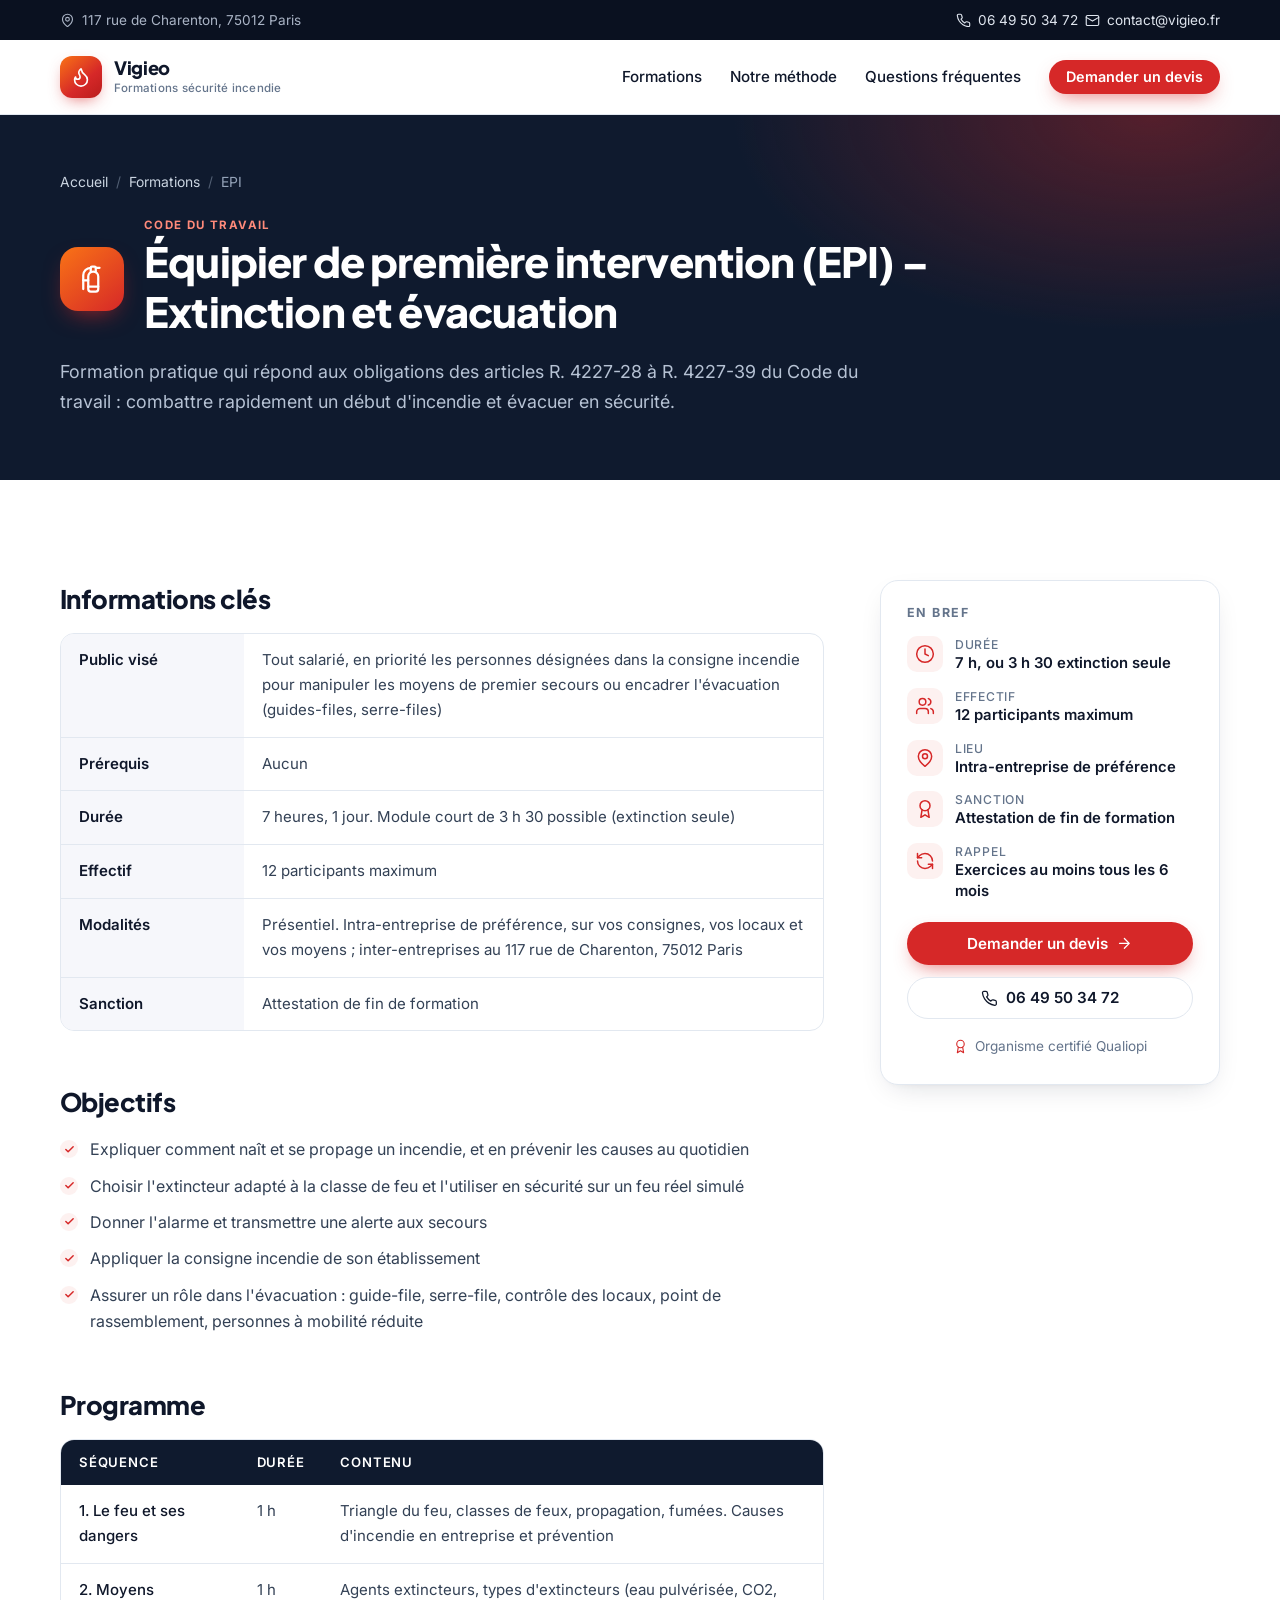
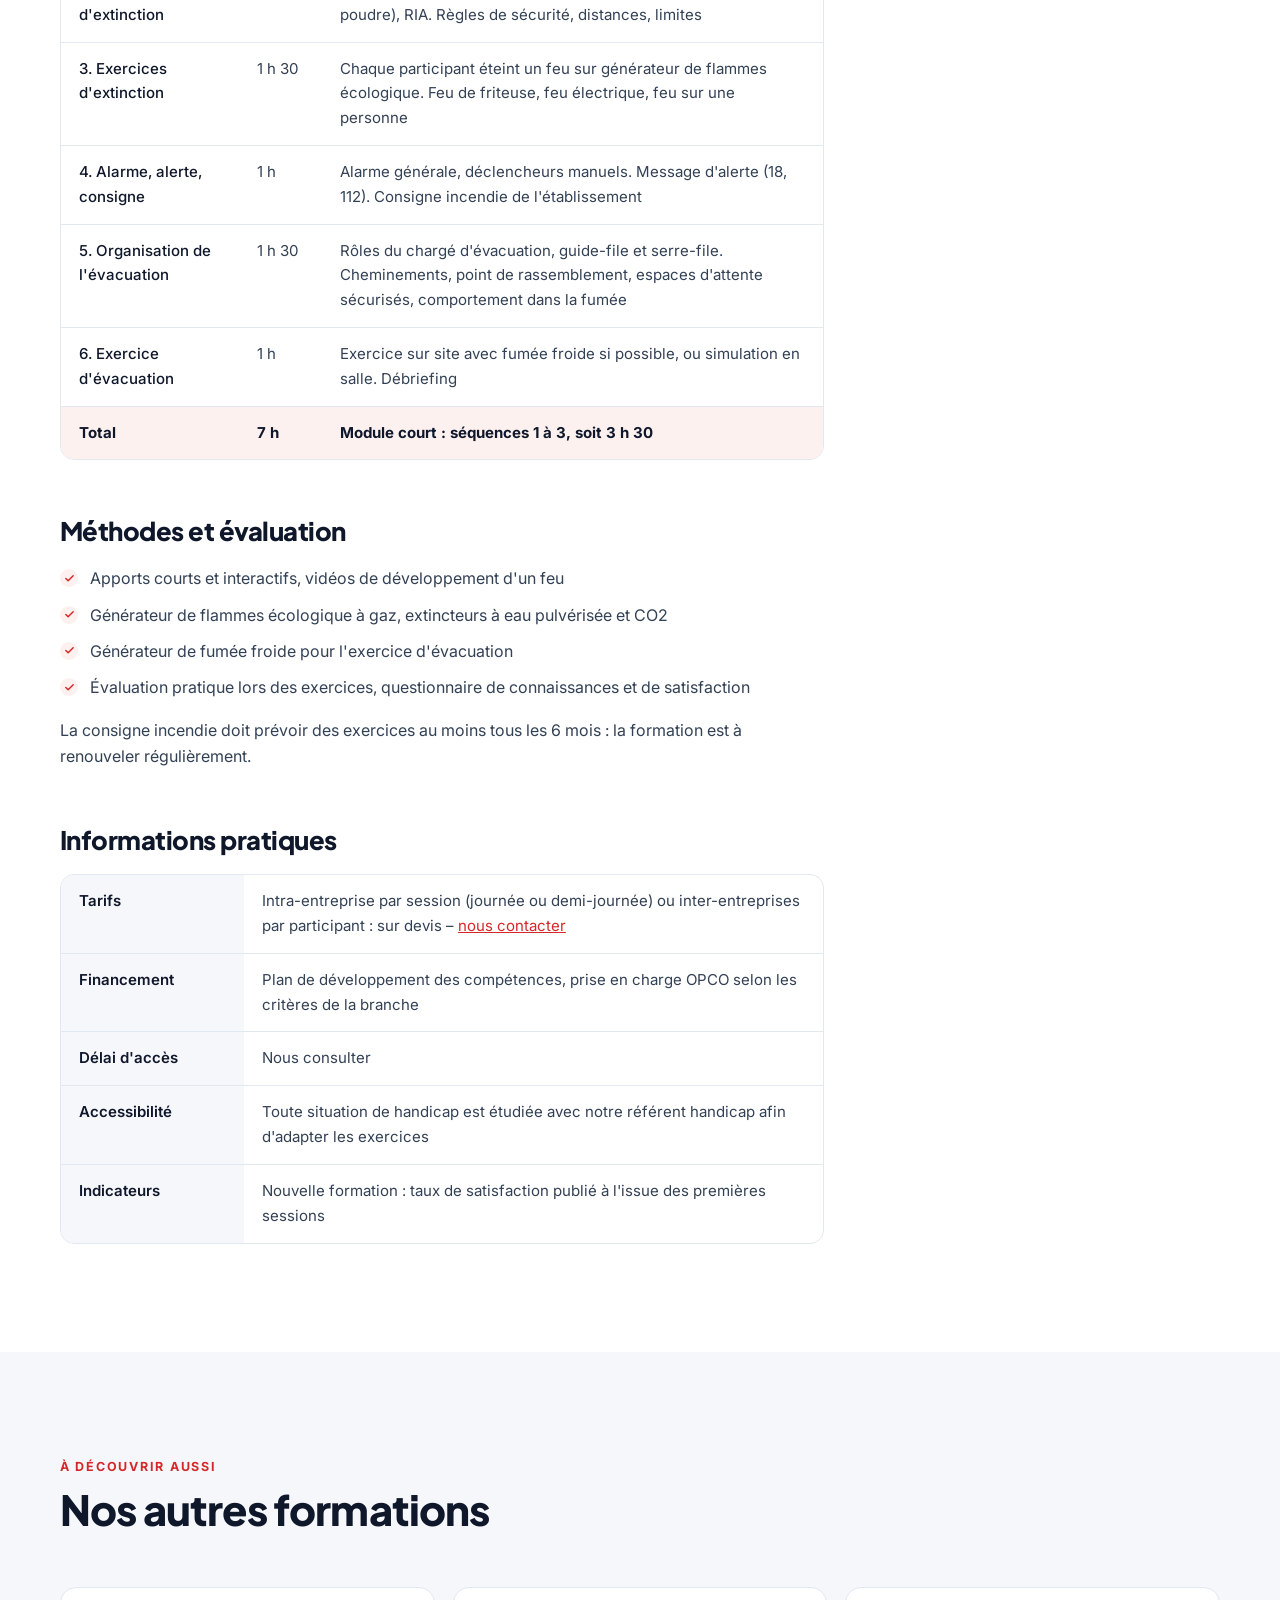
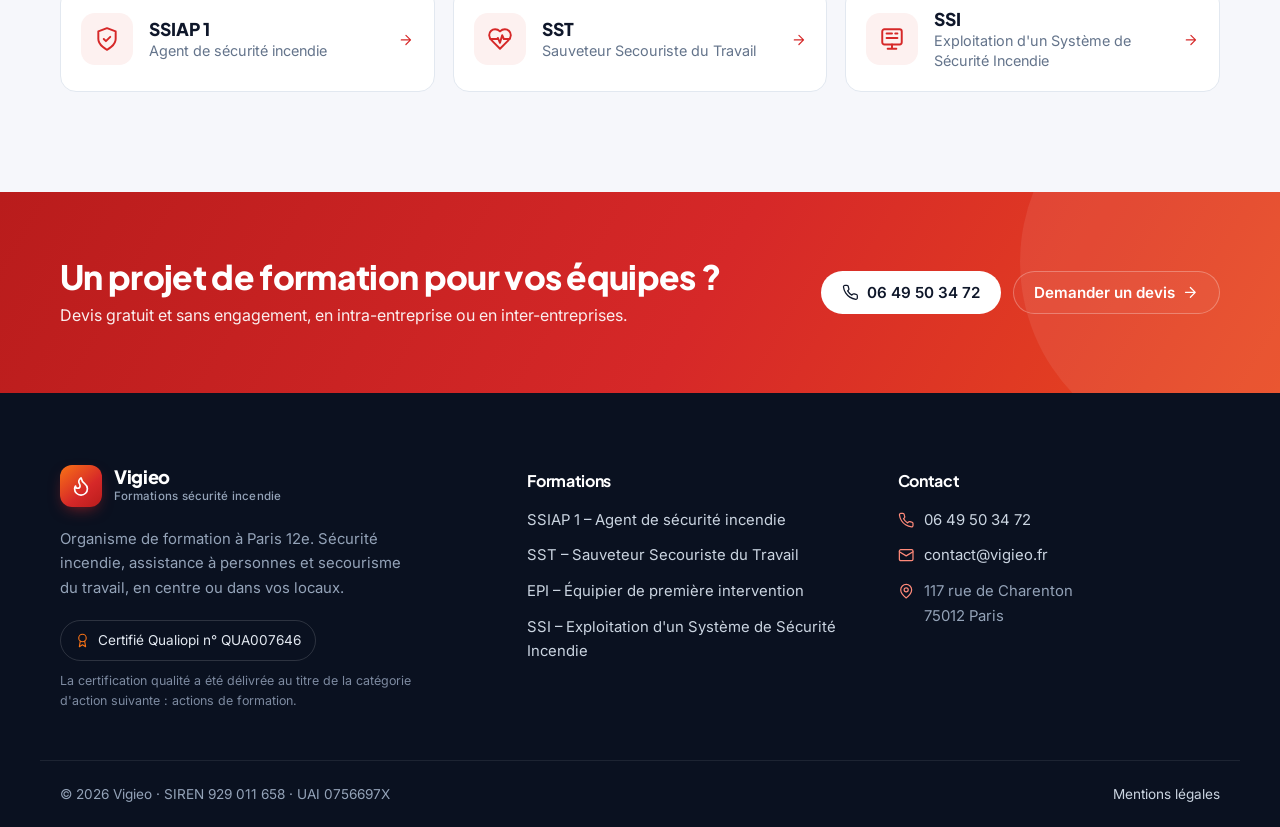
<file: epi.html>
<!doctype html>
<html lang="fr">
<head>
  <meta charset="utf-8">
  <meta name="viewport" content="width=device-width, initial-scale=1">
  <title>Formation EPI – Équipier de première intervention – Vigieo</title>
  <meta name="description" content="Formation Équipier de première intervention (EPI) : extinction sur feu réel simulé et évacuation, conforme aux articles R. 4227-28 à R. 4227-39 du Code du travail.">
  <meta name="theme-color" content="#0B1220">
  <meta property="og:type" content="website">
  <meta property="og:title" content="Formation EPI – Équipier de première intervention – Vigieo">
  <meta property="og:description" content="Formation Équipier de première intervention (EPI) : extinction sur feu réel simulé et évacuation, conforme aux articles R. 4227-28 à R. 4227-39 du Code du travail.">
  <meta property="og:locale" content="fr_FR">
  <link rel="icon" href="data:image/svg+xml,%3Csvg xmlns='http://www.w3.org/2000/svg' viewBox='0 0 32 32'%3E%3Crect width='32' height='32' rx='8' fill='%23D62828'/%3E%3Cpath d='M13 19.5a2.5 2.5 0 0 0 2.5-2.5c0-1.4-.5-2-1-3-1-2.1-.2-4 2-6 .5 2.5 2 4.9 4 6.5 2 1.6 3 3.5 3 5.5a7 7 0 1 1-14 0c0-1.2.4-2.3 1-3a2.5 2.5 0 0 0 2.5 2.5z' fill='none' stroke='white' stroke-width='2' stroke-linecap='round' stroke-linejoin='round'/%3E%3C/svg%3E">
  <link rel="preconnect" href="https://fonts.googleapis.com">
  <link rel="preconnect" href="https://fonts.gstatic.com" crossorigin>
  <link href="https://fonts.googleapis.com/css2?family=Inter:wght@400;500;600&family=Plus+Jakarta+Sans:wght@600;700;800&display=swap" rel="stylesheet">
  <link rel="stylesheet" href="style.css">
</head>
<body>
  <div class="topbar">
    <div class="container topbar-inner">
      <span><svg class="ic" viewBox="0 0 24 24" fill="none" stroke="currentColor" stroke-width="1.8" stroke-linecap="round" stroke-linejoin="round" aria-hidden="true"><path d="M20 10c0 6-8 12-8 12s-8-6-8-12a8 8 0 0 1 16 0Z"/><circle cx="12" cy="10" r="3"/></svg> 117 rue de Charenton, 75012 Paris</span>
      <span class="topbar-links"><a href="tel:+33649503472"><svg class="ic" viewBox="0 0 24 24" fill="none" stroke="currentColor" stroke-width="1.8" stroke-linecap="round" stroke-linejoin="round" aria-hidden="true"><path d="M22 16.92v3a2 2 0 0 1-2.18 2 19.79 19.79 0 0 1-8.63-3.07 19.5 19.5 0 0 1-6-6 19.79 19.79 0 0 1-3.07-8.67A2 2 0 0 1 4.11 2h3a2 2 0 0 1 2 1.72 12.84 12.84 0 0 0 .7 2.81 2 2 0 0 1-.45 2.11L8.09 9.91a16 16 0 0 0 6 6l1.27-1.27a2 2 0 0 1 2.11-.45 12.84 12.84 0 0 0 2.81.7A2 2 0 0 1 22 16.92z"/></svg> 06 49 50 34 72</a><a href="mailto:contact@vigieo.fr"><svg class="ic" viewBox="0 0 24 24" fill="none" stroke="currentColor" stroke-width="1.8" stroke-linecap="round" stroke-linejoin="round" aria-hidden="true"><rect x="2" y="4" width="20" height="16" rx="2"/><path d="m22 7-10 6L2 7"/></svg> contact@vigieo.fr</a></span>
    </div>
  </div>
  <header class="site-header">
    <div class="container header-inner">
      <a class="logo" href="index.html" aria-label="Vigieo, accueil">
        <span class="logo-mark"><svg class="ic" viewBox="0 0 24 24" fill="none" stroke="currentColor" stroke-width="1.8" stroke-linecap="round" stroke-linejoin="round" aria-hidden="true"><path d="M8.5 14.5A2.5 2.5 0 0 0 11 12c0-1.38-.5-2-1-3-1.072-2.143-.224-4.054 2-6 .5 2.5 2 4.9 4 6.5 2 1.6 3 3.5 3 5.5a7 7 0 1 1-14 0c0-1.153.433-2.294 1-3a2.5 2.5 0 0 0 2.5 2.5z"/></svg></span>
        <span class="logo-text">Vigieo<small>Formations sécurité incendie</small></span>
      </a>
      <button class="nav-toggle" aria-label="Menu" aria-expanded="false" aria-controls="nav"><svg class="ic" viewBox="0 0 24 24" fill="none" stroke="currentColor" stroke-width="1.8" stroke-linecap="round" stroke-linejoin="round" aria-hidden="true"><path d="M4 6h16M4 12h16M4 18h16"/></svg></button>
      <nav id="nav" class="nav">
        <a href="index.html#formations">Formations</a>
        <a href="index.html#methode">Notre méthode</a>
        <a href="index.html#faq">Questions fréquentes</a>
        <a href="index.html#contact" class="btn btn-primary btn-sm">Demander un devis</a>
      </nav>
    </div>
  </header>

  <main>
    <section class="page-hero">
      <div class="container">
        <p class="crumbs"><a href="index.html">Accueil</a><span>/</span><a href="index.html#formations">Formations</a><span>/</span>EPI</p>
        <div class="ph-head">
          <span class="ph-icon"><svg class="ic" viewBox="0 0 24 24" fill="none" stroke="currentColor" stroke-width="1.8" stroke-linecap="round" stroke-linejoin="round" aria-hidden="true"><path d="M15 6.5V3a1 1 0 0 0-1-1h-2a1 1 0 0 0-1 1v3.5"/><path d="M9 18h8"/><path d="M18 3h-3"/><path d="M11 3a6 6 0 0 0-6 6v11"/><path d="M5 13h4"/><path d="M17 10a4 4 0 0 0-8 0v10a2 2 0 0 0 2 2h4a2 2 0 0 0 2-2Z"/></svg></span>
          <div>
            <p class="f-tag light">Code du travail</p>
            <h1>Équipier de première intervention (EPI) – Extinction et évacuation</h1>
          </div>
        </div>
        <p class="hero-lead">Formation pratique qui répond aux obligations des articles R. 4227-28 à R. 4227-39 du Code du travail : combattre rapidement un début d'incendie et évacuer en sécurité.</p>
      </div>
    </section>

    <section class="section">
      <div class="container page-grid">
        <article class="prose">

        <h2 id="infos">Informations clés</h2>
        <div class="table-wrap"><table>
          <tr><th>Public visé</th><td>Tout salarié, en priorité les personnes désignées dans la consigne incendie pour manipuler les moyens de premier secours ou encadrer l'évacuation (guides-files, serre-files)</td></tr>
          <tr><th>Prérequis</th><td>Aucun</td></tr>
          <tr><th>Durée</th><td>7 heures, 1 jour. Module court de 3 h 30 possible (extinction seule)</td></tr>
          <tr><th>Effectif</th><td>12 participants maximum</td></tr>
          <tr><th>Modalités</th><td>Présentiel. Intra-entreprise de préférence, sur vos consignes, vos locaux et vos moyens ; inter-entreprises au 117 rue de Charenton, 75012 Paris</td></tr>
          <tr><th>Sanction</th><td>Attestation de fin de formation</td></tr>
        </table></div>

        <h2>Objectifs</h2>
        <ul>
          <li>Expliquer comment naît et se propage un incendie, et en prévenir les causes au quotidien</li>
          <li>Choisir l'extincteur adapté à la classe de feu et l'utiliser en sécurité sur un feu réel simulé</li>
          <li>Donner l'alarme et transmettre une alerte aux secours</li>
          <li>Appliquer la consigne incendie de son établissement</li>
          <li>Assurer un rôle dans l'évacuation : guide-file, serre-file, contrôle des locaux, point de rassemblement, personnes à mobilité réduite</li>
        </ul>

        <h2>Programme</h2>
        <div class="table-wrap"><table>
          <thead><tr><th>Séquence</th><th>Durée</th><th>Contenu</th></tr></thead>
          <tr><td>1. Le feu et ses dangers</td><td>1 h</td><td>Triangle du feu, classes de feux, propagation, fumées. Causes d'incendie en entreprise et prévention</td></tr>
          <tr><td>2. Moyens d'extinction</td><td>1 h</td><td>Agents extincteurs, types d'extincteurs (eau pulvérisée, CO2, poudre), RIA. Règles de sécurité, distances, limites</td></tr>
          <tr><td>3. Exercices d'extinction</td><td>1 h 30</td><td>Chaque participant éteint un feu sur générateur de flammes écologique. Feu de friteuse, feu électrique, feu sur une personne</td></tr>
          <tr><td>4. Alarme, alerte, consigne</td><td>1 h</td><td>Alarme générale, déclencheurs manuels. Message d'alerte (18, 112). Consigne incendie de l'établissement</td></tr>
          <tr><td>5. Organisation de l'évacuation</td><td>1 h 30</td><td>Rôles du chargé d'évacuation, guide-file et serre-file. Cheminements, point de rassemblement, espaces d'attente sécurisés, comportement dans la fumée</td></tr>
          <tr><td>6. Exercice d'évacuation</td><td>1 h</td><td>Exercice sur site avec fumée froide si possible, ou simulation en salle. Débriefing</td></tr>
          <tr class="total"><td>Total</td><td>7 h</td><td>Module court : séquences 1 à 3, soit 3 h 30</td></tr>
        </table></div>

        <h2>Méthodes et évaluation</h2>
        <ul>
          <li>Apports courts et interactifs, vidéos de développement d'un feu</li>
          <li>Générateur de flammes écologique à gaz, extincteurs à eau pulvérisée et CO2</li>
          <li>Générateur de fumée froide pour l'exercice d'évacuation</li>
          <li>Évaluation pratique lors des exercices, questionnaire de connaissances et de satisfaction</li>
        </ul>
        <p>La consigne incendie doit prévoir des exercices au moins tous les 6 mois : la formation est à renouveler régulièrement.</p>

        <h2>Informations pratiques</h2>
        <div class="table-wrap"><table>
          <tr><th>Tarifs</th><td>Intra-entreprise par session (journée ou demi-journée) ou inter-entreprises par participant : sur devis – <a href="index.html#contact">nous contacter</a></td></tr>
          <tr><th>Financement</th><td>Plan de développement des compétences, prise en charge OPCO selon les critères de la branche</td></tr>
          <tr><th>Délai d'accès</th><td>Nous consulter</td></tr>
          <tr><th>Accessibilité</th><td>Toute situation de handicap est étudiée avec notre référent handicap afin d'adapter les exercices</td></tr>
          <tr><th>Indicateurs</th><td>Nouvelle formation : taux de satisfaction publié à l'issue des premières sessions</td></tr>
        </table></div>

        </article>
        <aside class="sidebar">
          <div class="side-card">
            <p class="side-title">En bref</p>
            <ul class="side-facts"><li><svg class="ic" viewBox="0 0 24 24" fill="none" stroke="currentColor" stroke-width="1.8" stroke-linecap="round" stroke-linejoin="round" aria-hidden="true"><circle cx="12" cy="12" r="10"/><path d="M12 6v6l4 2"/></svg><span><small>Durée</small>7 h, ou 3 h 30 extinction seule</span></li><li><svg class="ic" viewBox="0 0 24 24" fill="none" stroke="currentColor" stroke-width="1.8" stroke-linecap="round" stroke-linejoin="round" aria-hidden="true"><path d="M16 21v-2a4 4 0 0 0-4-4H6a4 4 0 0 0-4 4v2"/><circle cx="9" cy="7" r="4"/><path d="M22 21v-2a4 4 0 0 0-3-3.87M16 3.13a4 4 0 0 1 0 7.75"/></svg><span><small>Effectif</small>12 participants maximum</span></li><li><svg class="ic" viewBox="0 0 24 24" fill="none" stroke="currentColor" stroke-width="1.8" stroke-linecap="round" stroke-linejoin="round" aria-hidden="true"><path d="M20 10c0 6-8 12-8 12s-8-6-8-12a8 8 0 0 1 16 0Z"/><circle cx="12" cy="10" r="3"/></svg><span><small>Lieu</small>Intra-entreprise de préférence</span></li><li><svg class="ic" viewBox="0 0 24 24" fill="none" stroke="currentColor" stroke-width="1.8" stroke-linecap="round" stroke-linejoin="round" aria-hidden="true"><circle cx="12" cy="8" r="6"/><path d="M15.477 12.89 17 22l-5-3-5 3 1.523-9.11"/></svg><span><small>Sanction</small>Attestation de fin de formation</span></li><li><svg class="ic" viewBox="0 0 24 24" fill="none" stroke="currentColor" stroke-width="1.8" stroke-linecap="round" stroke-linejoin="round" aria-hidden="true"><path d="M21 12a9 9 0 0 0-9-9 9.75 9.75 0 0 0-6.74 2.74L3 8"/><path d="M3 3v5h5"/><path d="M3 12a9 9 0 0 0 9 9 9.75 9.75 0 0 0 6.74-2.74L21 16"/><path d="M16 16h5v5"/></svg><span><small>Rappel</small>Exercices au moins tous les 6 mois</span></li></ul>
            <a href="index.html#contact" class="btn btn-primary btn-block">Demander un devis <svg class="ic" viewBox="0 0 24 24" fill="none" stroke="currentColor" stroke-width="1.8" stroke-linecap="round" stroke-linejoin="round" aria-hidden="true"><path d="M5 12h14M12 5l7 7-7 7"/></svg></a>
            <a href="tel:+33649503472" class="btn btn-outline btn-block"><svg class="ic" viewBox="0 0 24 24" fill="none" stroke="currentColor" stroke-width="1.8" stroke-linecap="round" stroke-linejoin="round" aria-hidden="true"><path d="M22 16.92v3a2 2 0 0 1-2.18 2 19.79 19.79 0 0 1-8.63-3.07 19.5 19.5 0 0 1-6-6 19.79 19.79 0 0 1-3.07-8.67A2 2 0 0 1 4.11 2h3a2 2 0 0 1 2 1.72 12.84 12.84 0 0 0 .7 2.81 2 2 0 0 1-.45 2.11L8.09 9.91a16 16 0 0 0 6 6l1.27-1.27a2 2 0 0 1 2.11-.45 12.84 12.84 0 0 0 2.81.7A2 2 0 0 1 22 16.92z"/></svg> 06 49 50 34 72</a>
            <p class="side-note"><svg class="ic" viewBox="0 0 24 24" fill="none" stroke="currentColor" stroke-width="1.8" stroke-linecap="round" stroke-linejoin="round" aria-hidden="true"><circle cx="12" cy="8" r="6"/><path d="M15.477 12.89 17 22l-5-3-5 3 1.523-9.11"/></svg> Organisme certifié Qualiopi</p>
          </div>
        </aside>
      </div>
    </section>

    <section class="section section-soft">
      <div class="container">
        <div class="section-head left"><p class="eyebrow">À découvrir aussi</p><h2>Nos autres formations</h2></div>
        <div class="o-grid"><a class="o-card" href="ssiap-1.html"><span class="f-icon"><svg class="ic" viewBox="0 0 24 24" fill="none" stroke="currentColor" stroke-width="1.8" stroke-linecap="round" stroke-linejoin="round" aria-hidden="true"><path d="M12 22s8-4 8-10V5l-8-3-8 3v7c0 6 8 10 8 10"/><path d="m9 12 2 2 4-4"/></svg></span><span><strong>SSIAP 1</strong>Agent de sécurité incendie</span><svg class="ic" viewBox="0 0 24 24" fill="none" stroke="currentColor" stroke-width="1.8" stroke-linecap="round" stroke-linejoin="round" aria-hidden="true"><path d="M5 12h14M12 5l7 7-7 7"/></svg></a><a class="o-card" href="sst.html"><span class="f-icon"><svg class="ic" viewBox="0 0 24 24" fill="none" stroke="currentColor" stroke-width="1.8" stroke-linecap="round" stroke-linejoin="round" aria-hidden="true"><path d="M19 14c1.49-1.46 3-3.21 3-5.5A5.5 5.5 0 0 0 16.5 3c-1.76 0-3 .5-4.5 2-1.5-1.5-2.74-2-4.5-2A5.5 5.5 0 0 0 2 8.5c0 2.3 1.5 4.05 3 5.5l7 7Z"/><path d="M3.22 12H9.5l.5-1 2 4.5 2-7 1.5 3.5h5.27"/></svg></span><span><strong>SST</strong>Sauveteur Secouriste du Travail</span><svg class="ic" viewBox="0 0 24 24" fill="none" stroke="currentColor" stroke-width="1.8" stroke-linecap="round" stroke-linejoin="round" aria-hidden="true"><path d="M5 12h14M12 5l7 7-7 7"/></svg></a><a class="o-card" href="ssi.html"><span class="f-icon"><svg class="ic" viewBox="0 0 24 24" fill="none" stroke="currentColor" stroke-width="1.8" stroke-linecap="round" stroke-linejoin="round" aria-hidden="true"><rect x="3" y="3" width="18" height="14" rx="2"/><path d="M7 7h5M7 11h10M15 7h2M8 21h8M12 17v4"/></svg></span><span><strong>SSI</strong>Exploitation d'un Système de Sécurité Incendie</span><svg class="ic" viewBox="0 0 24 24" fill="none" stroke="currentColor" stroke-width="1.8" stroke-linecap="round" stroke-linejoin="round" aria-hidden="true"><path d="M5 12h14M12 5l7 7-7 7"/></svg></a></div>
      </div>
    </section>

    <section class="cta-band">
      <div class="container cta-inner">
        <div>
          <h2>Un projet de formation pour vos équipes ?</h2>
          <p>Devis gratuit et sans engagement, en intra-entreprise ou en inter-entreprises.</p>
        </div>
        <div class="cta-actions">
          <a href="tel:+33649503472" class="btn btn-light"><svg class="ic" viewBox="0 0 24 24" fill="none" stroke="currentColor" stroke-width="1.8" stroke-linecap="round" stroke-linejoin="round" aria-hidden="true"><path d="M22 16.92v3a2 2 0 0 1-2.18 2 19.79 19.79 0 0 1-8.63-3.07 19.5 19.5 0 0 1-6-6 19.79 19.79 0 0 1-3.07-8.67A2 2 0 0 1 4.11 2h3a2 2 0 0 1 2 1.72 12.84 12.84 0 0 0 .7 2.81 2 2 0 0 1-.45 2.11L8.09 9.91a16 16 0 0 0 6 6l1.27-1.27a2 2 0 0 1 2.11-.45 12.84 12.84 0 0 0 2.81.7A2 2 0 0 1 22 16.92z"/></svg> 06 49 50 34 72</a>
          <a href="index.html#contact" class="btn btn-ghost">Demander un devis <svg class="ic" viewBox="0 0 24 24" fill="none" stroke="currentColor" stroke-width="1.8" stroke-linecap="round" stroke-linejoin="round" aria-hidden="true"><path d="M5 12h14M12 5l7 7-7 7"/></svg></a>
        </div>
      </div>
    </section>
  </main>

  <footer class="site-footer">
    <div class="container footer-grid">
      <div>
        <a class="logo logo-light" href="index.html"><span class="logo-mark"><svg class="ic" viewBox="0 0 24 24" fill="none" stroke="currentColor" stroke-width="1.8" stroke-linecap="round" stroke-linejoin="round" aria-hidden="true"><path d="M8.5 14.5A2.5 2.5 0 0 0 11 12c0-1.38-.5-2-1-3-1.072-2.143-.224-4.054 2-6 .5 2.5 2 4.9 4 6.5 2 1.6 3 3.5 3 5.5a7 7 0 1 1-14 0c0-1.153.433-2.294 1-3a2.5 2.5 0 0 0 2.5 2.5z"/></svg></span><span class="logo-text">Vigieo<small>Formations sécurité incendie</small></span></a>
        <p class="footer-about">Organisme de formation à Paris 12e. Sécurité incendie, assistance à personnes et secourisme du travail, en centre ou dans vos locaux.</p>
        <p class="qualiopi-chip"><svg class="ic" viewBox="0 0 24 24" fill="none" stroke="currentColor" stroke-width="1.8" stroke-linecap="round" stroke-linejoin="round" aria-hidden="true"><circle cx="12" cy="8" r="6"/><path d="M15.477 12.89 17 22l-5-3-5 3 1.523-9.11"/></svg> Certifié Qualiopi n° QUA007646</p>
        <p class="qualiopi-note">La certification qualité a été délivrée au titre de la catégorie d'action suivante : actions de formation.</p>
      </div>
      <div>
        <h4>Formations</h4>
        <ul><li><a href="ssiap-1.html">SSIAP 1 – Agent de sécurité incendie</a></li><li><a href="sst.html">SST – Sauveteur Secouriste du Travail</a></li><li><a href="epi.html">EPI – Équipier de première intervention</a></li><li><a href="ssi.html">SSI – Exploitation d'un Système de Sécurité Incendie</a></li></ul>
      </div>
      <div>
        <h4>Contact</h4>
        <ul class="footer-contact">
          <li><svg class="ic" viewBox="0 0 24 24" fill="none" stroke="currentColor" stroke-width="1.8" stroke-linecap="round" stroke-linejoin="round" aria-hidden="true"><path d="M22 16.92v3a2 2 0 0 1-2.18 2 19.79 19.79 0 0 1-8.63-3.07 19.5 19.5 0 0 1-6-6 19.79 19.79 0 0 1-3.07-8.67A2 2 0 0 1 4.11 2h3a2 2 0 0 1 2 1.72 12.84 12.84 0 0 0 .7 2.81 2 2 0 0 1-.45 2.11L8.09 9.91a16 16 0 0 0 6 6l1.27-1.27a2 2 0 0 1 2.11-.45 12.84 12.84 0 0 0 2.81.7A2 2 0 0 1 22 16.92z"/></svg><a href="tel:+33649503472">06 49 50 34 72</a></li>
          <li><svg class="ic" viewBox="0 0 24 24" fill="none" stroke="currentColor" stroke-width="1.8" stroke-linecap="round" stroke-linejoin="round" aria-hidden="true"><rect x="2" y="4" width="20" height="16" rx="2"/><path d="m22 7-10 6L2 7"/></svg><a href="mailto:contact@vigieo.fr">contact@vigieo.fr</a></li>
          <li><svg class="ic" viewBox="0 0 24 24" fill="none" stroke="currentColor" stroke-width="1.8" stroke-linecap="round" stroke-linejoin="round" aria-hidden="true"><path d="M20 10c0 6-8 12-8 12s-8-6-8-12a8 8 0 0 1 16 0Z"/><circle cx="12" cy="10" r="3"/></svg><span>117 rue de Charenton<br>75012 Paris</span></li>
        </ul>
      </div>
    </div>
    <div class="container footer-bottom">
      <span>© 2026 Vigieo · SIREN 929 011 658 · UAI 0756697X</span>
      <a href="mentions-legales.html">Mentions légales</a>
    </div>
  </footer>
  <script>
    const t=document.querySelector('.nav-toggle'),n=document.getElementById('nav');
    t.addEventListener('click',()=>{const o=n.classList.toggle('open');t.setAttribute('aria-expanded',o)});
    n.querySelectorAll('a').forEach(a=>a.addEventListener('click',()=>{n.classList.remove('open');t.setAttribute('aria-expanded',false)}));
  </script>
</body>
</html>
</file>
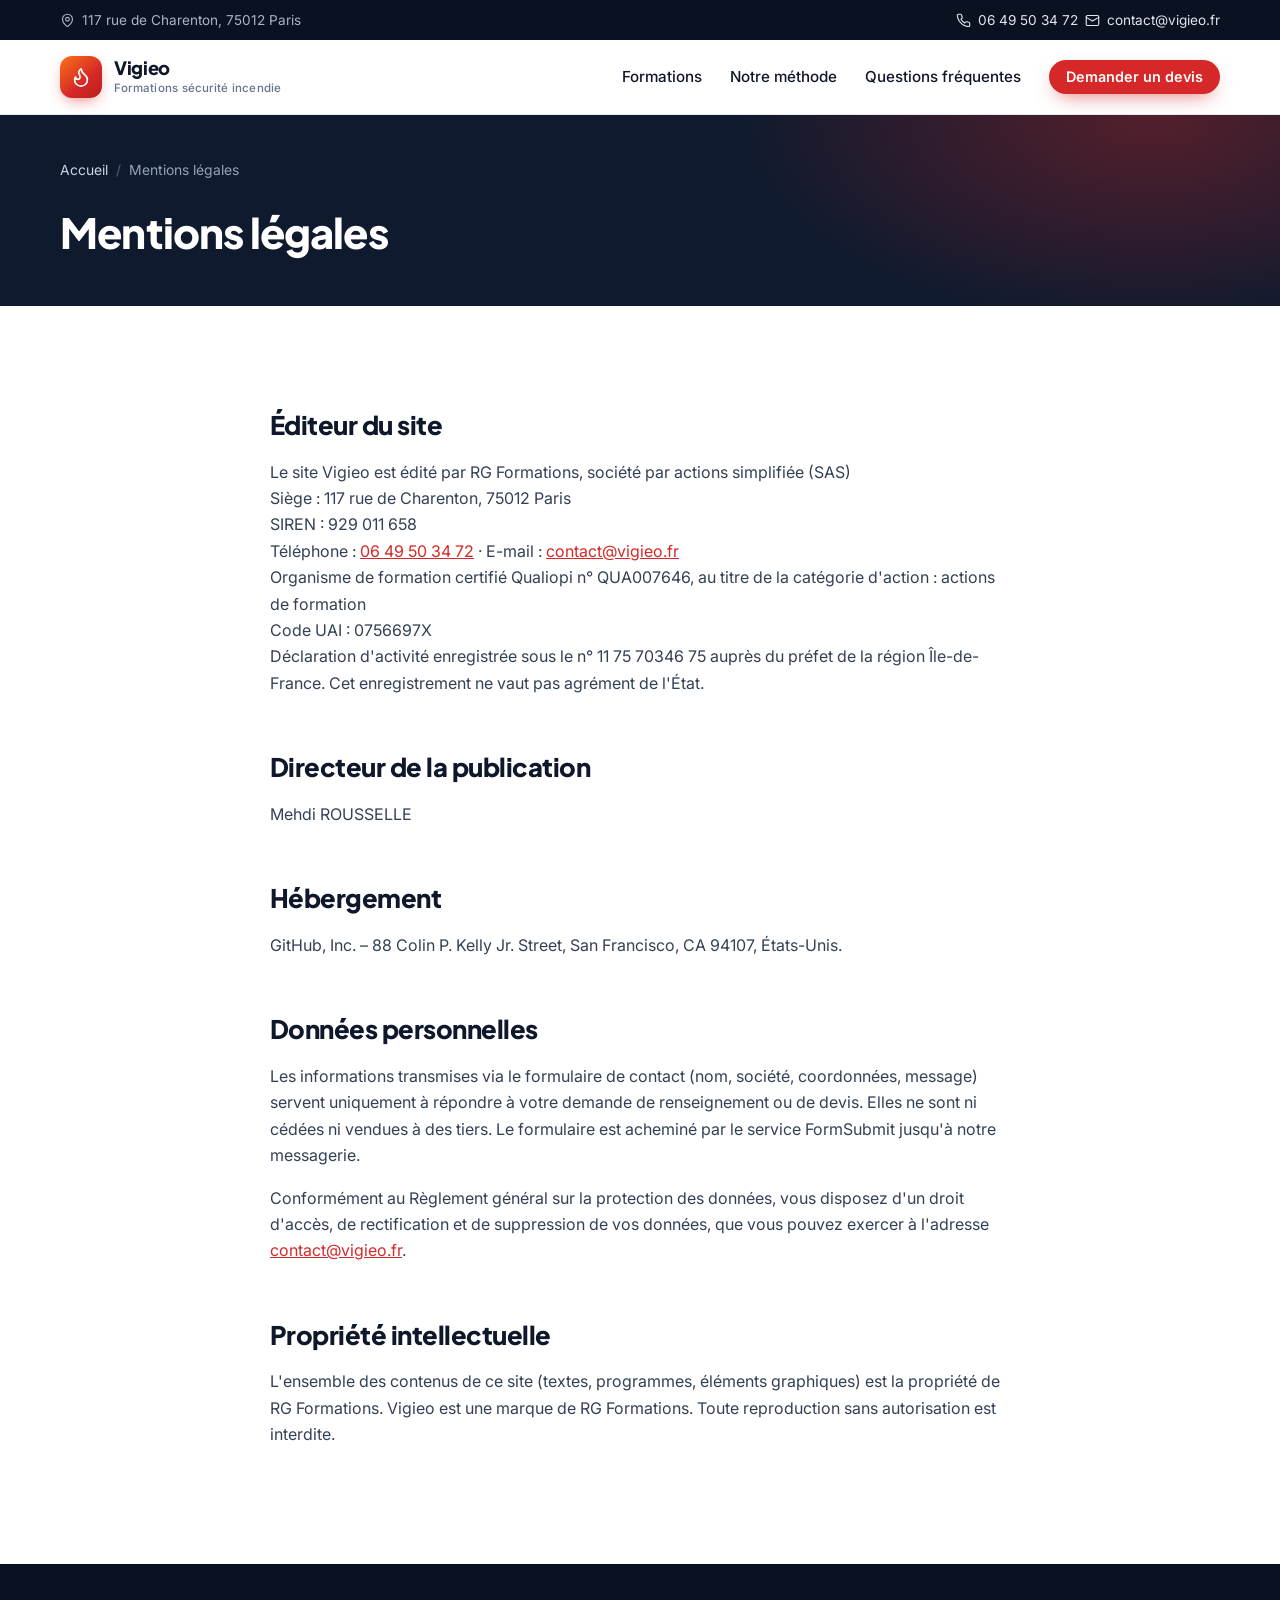
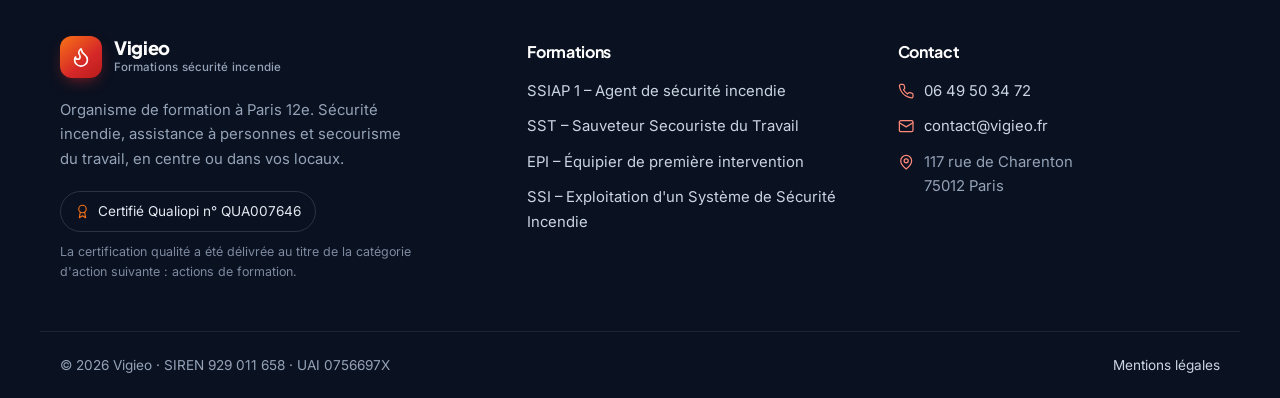
<file: mentions-legales.html>
<!doctype html>
<html lang="fr">
<head>
  <meta charset="utf-8">
  <meta name="viewport" content="width=device-width, initial-scale=1">
  <title>Mentions légales – Vigieo</title>
  <meta name="description" content="Mentions légales du site Vigieo.">
  <meta name="theme-color" content="#0B1220">
  <meta property="og:type" content="website">
  <meta property="og:title" content="Mentions légales – Vigieo">
  <meta property="og:description" content="Mentions légales du site Vigieo.">
  <meta property="og:locale" content="fr_FR">
  <link rel="icon" href="data:image/svg+xml,%3Csvg xmlns='http://www.w3.org/2000/svg' viewBox='0 0 32 32'%3E%3Crect width='32' height='32' rx='8' fill='%23D62828'/%3E%3Cpath d='M13 19.5a2.5 2.5 0 0 0 2.5-2.5c0-1.4-.5-2-1-3-1-2.1-.2-4 2-6 .5 2.5 2 4.9 4 6.5 2 1.6 3 3.5 3 5.5a7 7 0 1 1-14 0c0-1.2.4-2.3 1-3a2.5 2.5 0 0 0 2.5 2.5z' fill='none' stroke='white' stroke-width='2' stroke-linecap='round' stroke-linejoin='round'/%3E%3C/svg%3E">
  <link rel="preconnect" href="https://fonts.googleapis.com">
  <link rel="preconnect" href="https://fonts.gstatic.com" crossorigin>
  <link href="https://fonts.googleapis.com/css2?family=Inter:wght@400;500;600&family=Plus+Jakarta+Sans:wght@600;700;800&display=swap" rel="stylesheet">
  <link rel="stylesheet" href="style.css">
  <meta name="robots" content="noindex">
</head>
<body>
  <div class="topbar">
    <div class="container topbar-inner">
      <span><svg class="ic" viewBox="0 0 24 24" fill="none" stroke="currentColor" stroke-width="1.8" stroke-linecap="round" stroke-linejoin="round" aria-hidden="true"><path d="M20 10c0 6-8 12-8 12s-8-6-8-12a8 8 0 0 1 16 0Z"/><circle cx="12" cy="10" r="3"/></svg> 117 rue de Charenton, 75012 Paris</span>
      <span class="topbar-links"><a href="tel:+33649503472"><svg class="ic" viewBox="0 0 24 24" fill="none" stroke="currentColor" stroke-width="1.8" stroke-linecap="round" stroke-linejoin="round" aria-hidden="true"><path d="M22 16.92v3a2 2 0 0 1-2.18 2 19.79 19.79 0 0 1-8.63-3.07 19.5 19.5 0 0 1-6-6 19.79 19.79 0 0 1-3.07-8.67A2 2 0 0 1 4.11 2h3a2 2 0 0 1 2 1.72 12.84 12.84 0 0 0 .7 2.81 2 2 0 0 1-.45 2.11L8.09 9.91a16 16 0 0 0 6 6l1.27-1.27a2 2 0 0 1 2.11-.45 12.84 12.84 0 0 0 2.81.7A2 2 0 0 1 22 16.92z"/></svg> 06 49 50 34 72</a><a href="mailto:contact@vigieo.fr"><svg class="ic" viewBox="0 0 24 24" fill="none" stroke="currentColor" stroke-width="1.8" stroke-linecap="round" stroke-linejoin="round" aria-hidden="true"><rect x="2" y="4" width="20" height="16" rx="2"/><path d="m22 7-10 6L2 7"/></svg> contact@vigieo.fr</a></span>
    </div>
  </div>
  <header class="site-header">
    <div class="container header-inner">
      <a class="logo" href="index.html" aria-label="Vigieo, accueil">
        <span class="logo-mark"><svg class="ic" viewBox="0 0 24 24" fill="none" stroke="currentColor" stroke-width="1.8" stroke-linecap="round" stroke-linejoin="round" aria-hidden="true"><path d="M8.5 14.5A2.5 2.5 0 0 0 11 12c0-1.38-.5-2-1-3-1.072-2.143-.224-4.054 2-6 .5 2.5 2 4.9 4 6.5 2 1.6 3 3.5 3 5.5a7 7 0 1 1-14 0c0-1.153.433-2.294 1-3a2.5 2.5 0 0 0 2.5 2.5z"/></svg></span>
        <span class="logo-text">Vigieo<small>Formations sécurité incendie</small></span>
      </a>
      <button class="nav-toggle" aria-label="Menu" aria-expanded="false" aria-controls="nav"><svg class="ic" viewBox="0 0 24 24" fill="none" stroke="currentColor" stroke-width="1.8" stroke-linecap="round" stroke-linejoin="round" aria-hidden="true"><path d="M4 6h16M4 12h16M4 18h16"/></svg></button>
      <nav id="nav" class="nav">
        <a href="index.html#formations">Formations</a>
        <a href="index.html#methode">Notre méthode</a>
        <a href="index.html#faq">Questions fréquentes</a>
        <a href="index.html#contact" class="btn btn-primary btn-sm">Demander un devis</a>
      </nav>
    </div>
  </header>

  <main>
    <section class="page-hero slim">
      <div class="container"><p class="crumbs"><a href="index.html">Accueil</a><span>/</span>Mentions légales</p><h1>Mentions légales</h1></div>
    </section>
    <section class="section">
      <div class="container prose narrow">
        <h2>Éditeur du site</h2>
        <p>Le site Vigieo est édité par RG Formations, société par actions simplifiée (SAS)<br>
        Siège : 117 rue de Charenton, 75012 Paris<br>
        SIREN : 929 011 658<br>
        Téléphone : <a href="tel:+33649503472">06 49 50 34 72</a> · E-mail : <a href="mailto:contact@vigieo.fr">contact@vigieo.fr</a><br>
        Organisme de formation certifié Qualiopi n° QUA007646, au titre de la catégorie d'action : actions de formation<br>
        Code UAI : 0756697X<br>
        Déclaration d'activité enregistrée sous le n° 11 75 70346 75 auprès du préfet de la région Île-de-France. Cet enregistrement ne vaut pas agrément de l'État.</p>
        <h2>Directeur de la publication</h2>
        <p>Mehdi ROUSSELLE</p>
        <h2>Hébergement</h2>
        <p>GitHub, Inc. – 88 Colin P. Kelly Jr. Street, San Francisco, CA 94107, États-Unis.</p>
        <h2>Données personnelles</h2>
        <p>Les informations transmises via le formulaire de contact (nom, société, coordonnées, message) servent uniquement à répondre à votre demande de renseignement ou de devis. Elles ne sont ni cédées ni vendues à des tiers. Le formulaire est acheminé par le service FormSubmit jusqu'à notre messagerie.</p>
        <p>Conformément au Règlement général sur la protection des données, vous disposez d'un droit d'accès, de rectification et de suppression de vos données, que vous pouvez exercer à l'adresse <a href="mailto:contact@vigieo.fr">contact@vigieo.fr</a>.</p>
        <h2>Propriété intellectuelle</h2>
        <p>L'ensemble des contenus de ce site (textes, programmes, éléments graphiques) est la propriété de RG Formations. Vigieo est une marque de RG Formations. Toute reproduction sans autorisation est interdite.</p>
      </div>
    </section>
  </main>

  <footer class="site-footer">
    <div class="container footer-grid">
      <div>
        <a class="logo logo-light" href="index.html"><span class="logo-mark"><svg class="ic" viewBox="0 0 24 24" fill="none" stroke="currentColor" stroke-width="1.8" stroke-linecap="round" stroke-linejoin="round" aria-hidden="true"><path d="M8.5 14.5A2.5 2.5 0 0 0 11 12c0-1.38-.5-2-1-3-1.072-2.143-.224-4.054 2-6 .5 2.5 2 4.9 4 6.5 2 1.6 3 3.5 3 5.5a7 7 0 1 1-14 0c0-1.153.433-2.294 1-3a2.5 2.5 0 0 0 2.5 2.5z"/></svg></span><span class="logo-text">Vigieo<small>Formations sécurité incendie</small></span></a>
        <p class="footer-about">Organisme de formation à Paris 12e. Sécurité incendie, assistance à personnes et secourisme du travail, en centre ou dans vos locaux.</p>
        <p class="qualiopi-chip"><svg class="ic" viewBox="0 0 24 24" fill="none" stroke="currentColor" stroke-width="1.8" stroke-linecap="round" stroke-linejoin="round" aria-hidden="true"><circle cx="12" cy="8" r="6"/><path d="M15.477 12.89 17 22l-5-3-5 3 1.523-9.11"/></svg> Certifié Qualiopi n° QUA007646</p>
        <p class="qualiopi-note">La certification qualité a été délivrée au titre de la catégorie d'action suivante : actions de formation.</p>
      </div>
      <div>
        <h4>Formations</h4>
        <ul><li><a href="ssiap-1.html">SSIAP 1 – Agent de sécurité incendie</a></li><li><a href="sst.html">SST – Sauveteur Secouriste du Travail</a></li><li><a href="epi.html">EPI – Équipier de première intervention</a></li><li><a href="ssi.html">SSI – Exploitation d'un Système de Sécurité Incendie</a></li></ul>
      </div>
      <div>
        <h4>Contact</h4>
        <ul class="footer-contact">
          <li><svg class="ic" viewBox="0 0 24 24" fill="none" stroke="currentColor" stroke-width="1.8" stroke-linecap="round" stroke-linejoin="round" aria-hidden="true"><path d="M22 16.92v3a2 2 0 0 1-2.18 2 19.79 19.79 0 0 1-8.63-3.07 19.5 19.5 0 0 1-6-6 19.79 19.79 0 0 1-3.07-8.67A2 2 0 0 1 4.11 2h3a2 2 0 0 1 2 1.72 12.84 12.84 0 0 0 .7 2.81 2 2 0 0 1-.45 2.11L8.09 9.91a16 16 0 0 0 6 6l1.27-1.27a2 2 0 0 1 2.11-.45 12.84 12.84 0 0 0 2.81.7A2 2 0 0 1 22 16.92z"/></svg><a href="tel:+33649503472">06 49 50 34 72</a></li>
          <li><svg class="ic" viewBox="0 0 24 24" fill="none" stroke="currentColor" stroke-width="1.8" stroke-linecap="round" stroke-linejoin="round" aria-hidden="true"><rect x="2" y="4" width="20" height="16" rx="2"/><path d="m22 7-10 6L2 7"/></svg><a href="mailto:contact@vigieo.fr">contact@vigieo.fr</a></li>
          <li><svg class="ic" viewBox="0 0 24 24" fill="none" stroke="currentColor" stroke-width="1.8" stroke-linecap="round" stroke-linejoin="round" aria-hidden="true"><path d="M20 10c0 6-8 12-8 12s-8-6-8-12a8 8 0 0 1 16 0Z"/><circle cx="12" cy="10" r="3"/></svg><span>117 rue de Charenton<br>75012 Paris</span></li>
        </ul>
      </div>
    </div>
    <div class="container footer-bottom">
      <span>© 2026 Vigieo · SIREN 929 011 658 · UAI 0756697X</span>
      <a href="mentions-legales.html">Mentions légales</a>
    </div>
  </footer>
  <script>
    const t=document.querySelector('.nav-toggle'),n=document.getElementById('nav');
    t.addEventListener('click',()=>{const o=n.classList.toggle('open');t.setAttribute('aria-expanded',o)});
    n.querySelectorAll('a').forEach(a=>a.addEventListener('click',()=>{n.classList.remove('open');t.setAttribute('aria-expanded',false)}));
  </script>
</body>
</html>
</file>
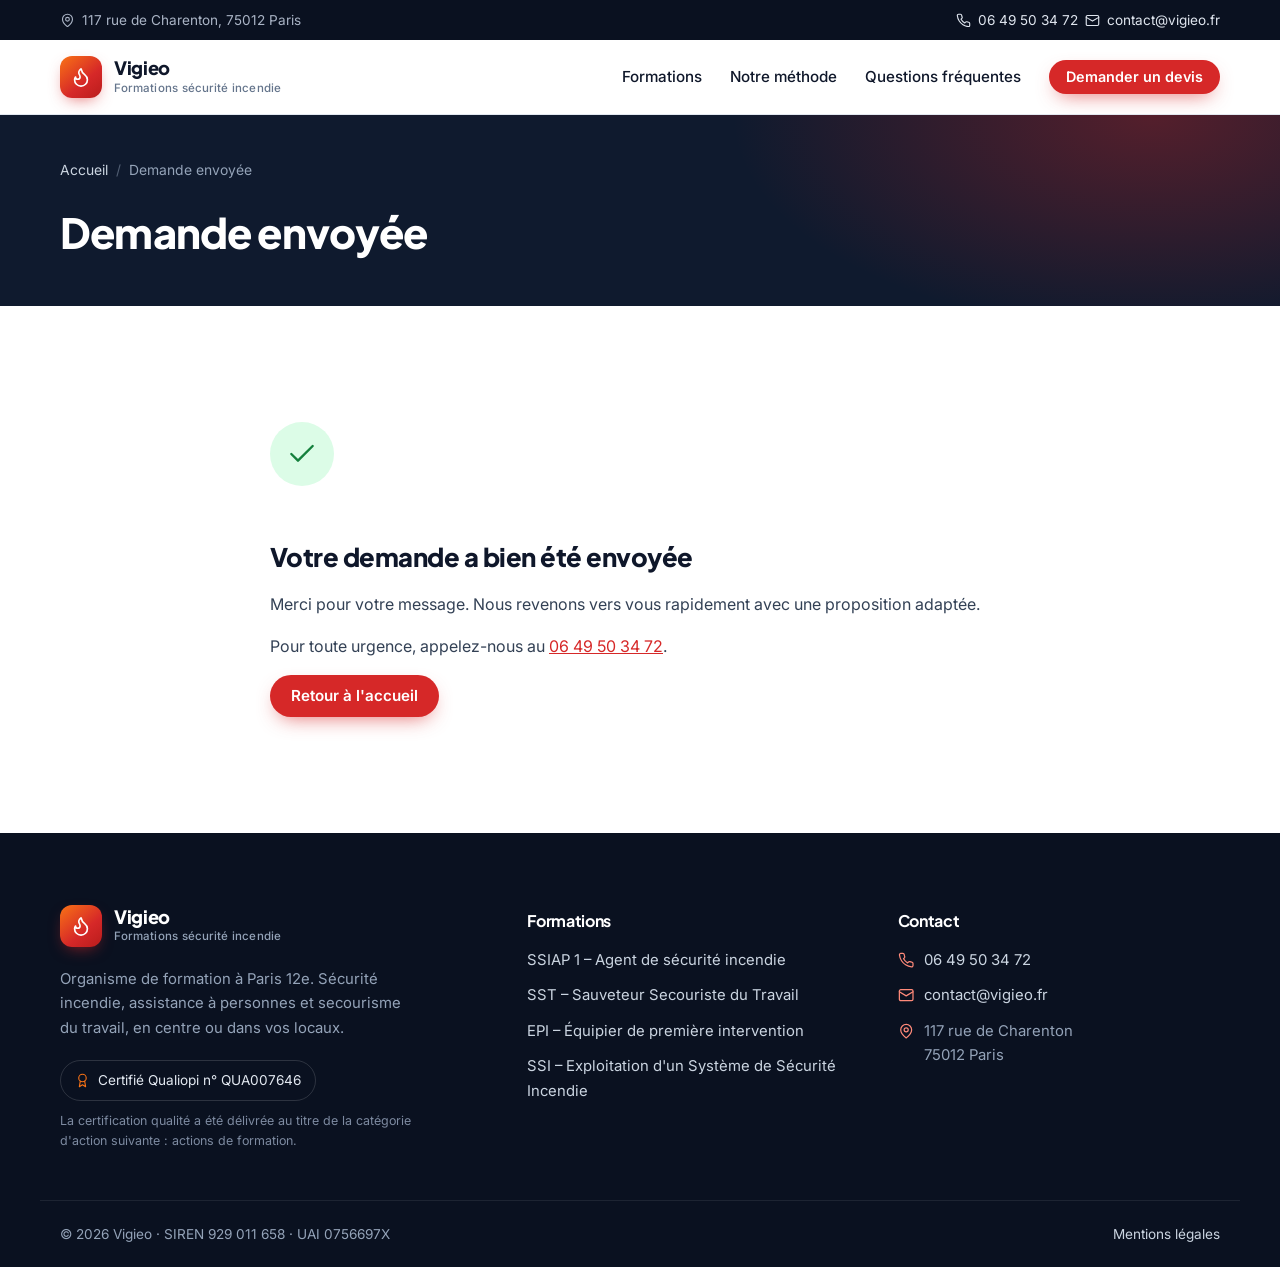
<file: merci.html>
<!doctype html>
<html lang="fr">
<head>
  <meta charset="utf-8">
  <meta name="viewport" content="width=device-width, initial-scale=1">
  <title>Demande envoyée – Vigieo</title>
  <meta name="description" content="Votre demande a bien été envoyée.">
  <meta name="theme-color" content="#0B1220">
  <meta property="og:type" content="website">
  <meta property="og:title" content="Demande envoyée – Vigieo">
  <meta property="og:description" content="Votre demande a bien été envoyée.">
  <meta property="og:locale" content="fr_FR">
  <link rel="icon" href="data:image/svg+xml,%3Csvg xmlns='http://www.w3.org/2000/svg' viewBox='0 0 32 32'%3E%3Crect width='32' height='32' rx='8' fill='%23D62828'/%3E%3Cpath d='M13 19.5a2.5 2.5 0 0 0 2.5-2.5c0-1.4-.5-2-1-3-1-2.1-.2-4 2-6 .5 2.5 2 4.9 4 6.5 2 1.6 3 3.5 3 5.5a7 7 0 1 1-14 0c0-1.2.4-2.3 1-3a2.5 2.5 0 0 0 2.5 2.5z' fill='none' stroke='white' stroke-width='2' stroke-linecap='round' stroke-linejoin='round'/%3E%3C/svg%3E">
  <link rel="preconnect" href="https://fonts.googleapis.com">
  <link rel="preconnect" href="https://fonts.gstatic.com" crossorigin>
  <link href="https://fonts.googleapis.com/css2?family=Inter:wght@400;500;600&family=Plus+Jakarta+Sans:wght@600;700;800&display=swap" rel="stylesheet">
  <link rel="stylesheet" href="style.css">
  <meta name="robots" content="noindex">
</head>
<body>
  <div class="topbar">
    <div class="container topbar-inner">
      <span><svg class="ic" viewBox="0 0 24 24" fill="none" stroke="currentColor" stroke-width="1.8" stroke-linecap="round" stroke-linejoin="round" aria-hidden="true"><path d="M20 10c0 6-8 12-8 12s-8-6-8-12a8 8 0 0 1 16 0Z"/><circle cx="12" cy="10" r="3"/></svg> 117 rue de Charenton, 75012 Paris</span>
      <span class="topbar-links"><a href="tel:+33649503472"><svg class="ic" viewBox="0 0 24 24" fill="none" stroke="currentColor" stroke-width="1.8" stroke-linecap="round" stroke-linejoin="round" aria-hidden="true"><path d="M22 16.92v3a2 2 0 0 1-2.18 2 19.79 19.79 0 0 1-8.63-3.07 19.5 19.5 0 0 1-6-6 19.79 19.79 0 0 1-3.07-8.67A2 2 0 0 1 4.11 2h3a2 2 0 0 1 2 1.72 12.84 12.84 0 0 0 .7 2.81 2 2 0 0 1-.45 2.11L8.09 9.91a16 16 0 0 0 6 6l1.27-1.27a2 2 0 0 1 2.11-.45 12.84 12.84 0 0 0 2.81.7A2 2 0 0 1 22 16.92z"/></svg> 06 49 50 34 72</a><a href="mailto:contact@vigieo.fr"><svg class="ic" viewBox="0 0 24 24" fill="none" stroke="currentColor" stroke-width="1.8" stroke-linecap="round" stroke-linejoin="round" aria-hidden="true"><rect x="2" y="4" width="20" height="16" rx="2"/><path d="m22 7-10 6L2 7"/></svg> contact@vigieo.fr</a></span>
    </div>
  </div>
  <header class="site-header">
    <div class="container header-inner">
      <a class="logo" href="index.html" aria-label="Vigieo, accueil">
        <span class="logo-mark"><svg class="ic" viewBox="0 0 24 24" fill="none" stroke="currentColor" stroke-width="1.8" stroke-linecap="round" stroke-linejoin="round" aria-hidden="true"><path d="M8.5 14.5A2.5 2.5 0 0 0 11 12c0-1.38-.5-2-1-3-1.072-2.143-.224-4.054 2-6 .5 2.5 2 4.9 4 6.5 2 1.6 3 3.5 3 5.5a7 7 0 1 1-14 0c0-1.153.433-2.294 1-3a2.5 2.5 0 0 0 2.5 2.5z"/></svg></span>
        <span class="logo-text">Vigieo<small>Formations sécurité incendie</small></span>
      </a>
      <button class="nav-toggle" aria-label="Menu" aria-expanded="false" aria-controls="nav"><svg class="ic" viewBox="0 0 24 24" fill="none" stroke="currentColor" stroke-width="1.8" stroke-linecap="round" stroke-linejoin="round" aria-hidden="true"><path d="M4 6h16M4 12h16M4 18h16"/></svg></button>
      <nav id="nav" class="nav">
        <a href="index.html#formations">Formations</a>
        <a href="index.html#methode">Notre méthode</a>
        <a href="index.html#faq">Questions fréquentes</a>
        <a href="index.html#contact" class="btn btn-primary btn-sm">Demander un devis</a>
      </nav>
    </div>
  </header>

  <main>
    <section class="page-hero slim">
      <div class="container"><p class="crumbs"><a href="index.html">Accueil</a><span>/</span>Demande envoyée</p><h1>Demande envoyée</h1></div>
    </section>
    <section class="section">
      <div class="container prose narrow">
        <p class="merci-ic"><svg class="ic" viewBox="0 0 24 24" fill="none" stroke="currentColor" stroke-width="1.8" stroke-linecap="round" stroke-linejoin="round" aria-hidden="true"><path d="M20 6 9 17l-5-5"/></svg></p>
        <h2>Votre demande a bien été envoyée</h2>
        <p>Merci pour votre message. Nous revenons vers vous rapidement avec une proposition adaptée.</p>
        <p>Pour toute urgence, appelez-nous au <a href="tel:+33649503472">06 49 50 34 72</a>.</p>
        <p><a href="index.html" class="btn btn-primary">Retour à l'accueil</a></p>
      </div>
    </section>
  </main>

  <footer class="site-footer">
    <div class="container footer-grid">
      <div>
        <a class="logo logo-light" href="index.html"><span class="logo-mark"><svg class="ic" viewBox="0 0 24 24" fill="none" stroke="currentColor" stroke-width="1.8" stroke-linecap="round" stroke-linejoin="round" aria-hidden="true"><path d="M8.5 14.5A2.5 2.5 0 0 0 11 12c0-1.38-.5-2-1-3-1.072-2.143-.224-4.054 2-6 .5 2.5 2 4.9 4 6.5 2 1.6 3 3.5 3 5.5a7 7 0 1 1-14 0c0-1.153.433-2.294 1-3a2.5 2.5 0 0 0 2.5 2.5z"/></svg></span><span class="logo-text">Vigieo<small>Formations sécurité incendie</small></span></a>
        <p class="footer-about">Organisme de formation à Paris 12e. Sécurité incendie, assistance à personnes et secourisme du travail, en centre ou dans vos locaux.</p>
        <p class="qualiopi-chip"><svg class="ic" viewBox="0 0 24 24" fill="none" stroke="currentColor" stroke-width="1.8" stroke-linecap="round" stroke-linejoin="round" aria-hidden="true"><circle cx="12" cy="8" r="6"/><path d="M15.477 12.89 17 22l-5-3-5 3 1.523-9.11"/></svg> Certifié Qualiopi n° QUA007646</p>
        <p class="qualiopi-note">La certification qualité a été délivrée au titre de la catégorie d'action suivante : actions de formation.</p>
      </div>
      <div>
        <h4>Formations</h4>
        <ul><li><a href="ssiap-1.html">SSIAP 1 – Agent de sécurité incendie</a></li><li><a href="sst.html">SST – Sauveteur Secouriste du Travail</a></li><li><a href="epi.html">EPI – Équipier de première intervention</a></li><li><a href="ssi.html">SSI – Exploitation d'un Système de Sécurité Incendie</a></li></ul>
      </div>
      <div>
        <h4>Contact</h4>
        <ul class="footer-contact">
          <li><svg class="ic" viewBox="0 0 24 24" fill="none" stroke="currentColor" stroke-width="1.8" stroke-linecap="round" stroke-linejoin="round" aria-hidden="true"><path d="M22 16.92v3a2 2 0 0 1-2.18 2 19.79 19.79 0 0 1-8.63-3.07 19.5 19.5 0 0 1-6-6 19.79 19.79 0 0 1-3.07-8.67A2 2 0 0 1 4.11 2h3a2 2 0 0 1 2 1.72 12.84 12.84 0 0 0 .7 2.81 2 2 0 0 1-.45 2.11L8.09 9.91a16 16 0 0 0 6 6l1.27-1.27a2 2 0 0 1 2.11-.45 12.84 12.84 0 0 0 2.81.7A2 2 0 0 1 22 16.92z"/></svg><a href="tel:+33649503472">06 49 50 34 72</a></li>
          <li><svg class="ic" viewBox="0 0 24 24" fill="none" stroke="currentColor" stroke-width="1.8" stroke-linecap="round" stroke-linejoin="round" aria-hidden="true"><rect x="2" y="4" width="20" height="16" rx="2"/><path d="m22 7-10 6L2 7"/></svg><a href="mailto:contact@vigieo.fr">contact@vigieo.fr</a></li>
          <li><svg class="ic" viewBox="0 0 24 24" fill="none" stroke="currentColor" stroke-width="1.8" stroke-linecap="round" stroke-linejoin="round" aria-hidden="true"><path d="M20 10c0 6-8 12-8 12s-8-6-8-12a8 8 0 0 1 16 0Z"/><circle cx="12" cy="10" r="3"/></svg><span>117 rue de Charenton<br>75012 Paris</span></li>
        </ul>
      </div>
    </div>
    <div class="container footer-bottom">
      <span>© 2026 Vigieo · SIREN 929 011 658 · UAI 0756697X</span>
      <a href="mentions-legales.html">Mentions légales</a>
    </div>
  </footer>
  <script>
    const t=document.querySelector('.nav-toggle'),n=document.getElementById('nav');
    t.addEventListener('click',()=>{const o=n.classList.toggle('open');t.setAttribute('aria-expanded',o)});
    n.querySelectorAll('a').forEach(a=>a.addEventListener('click',()=>{n.classList.remove('open');t.setAttribute('aria-expanded',false)}));
  </script>
</body>
</html>
</file>
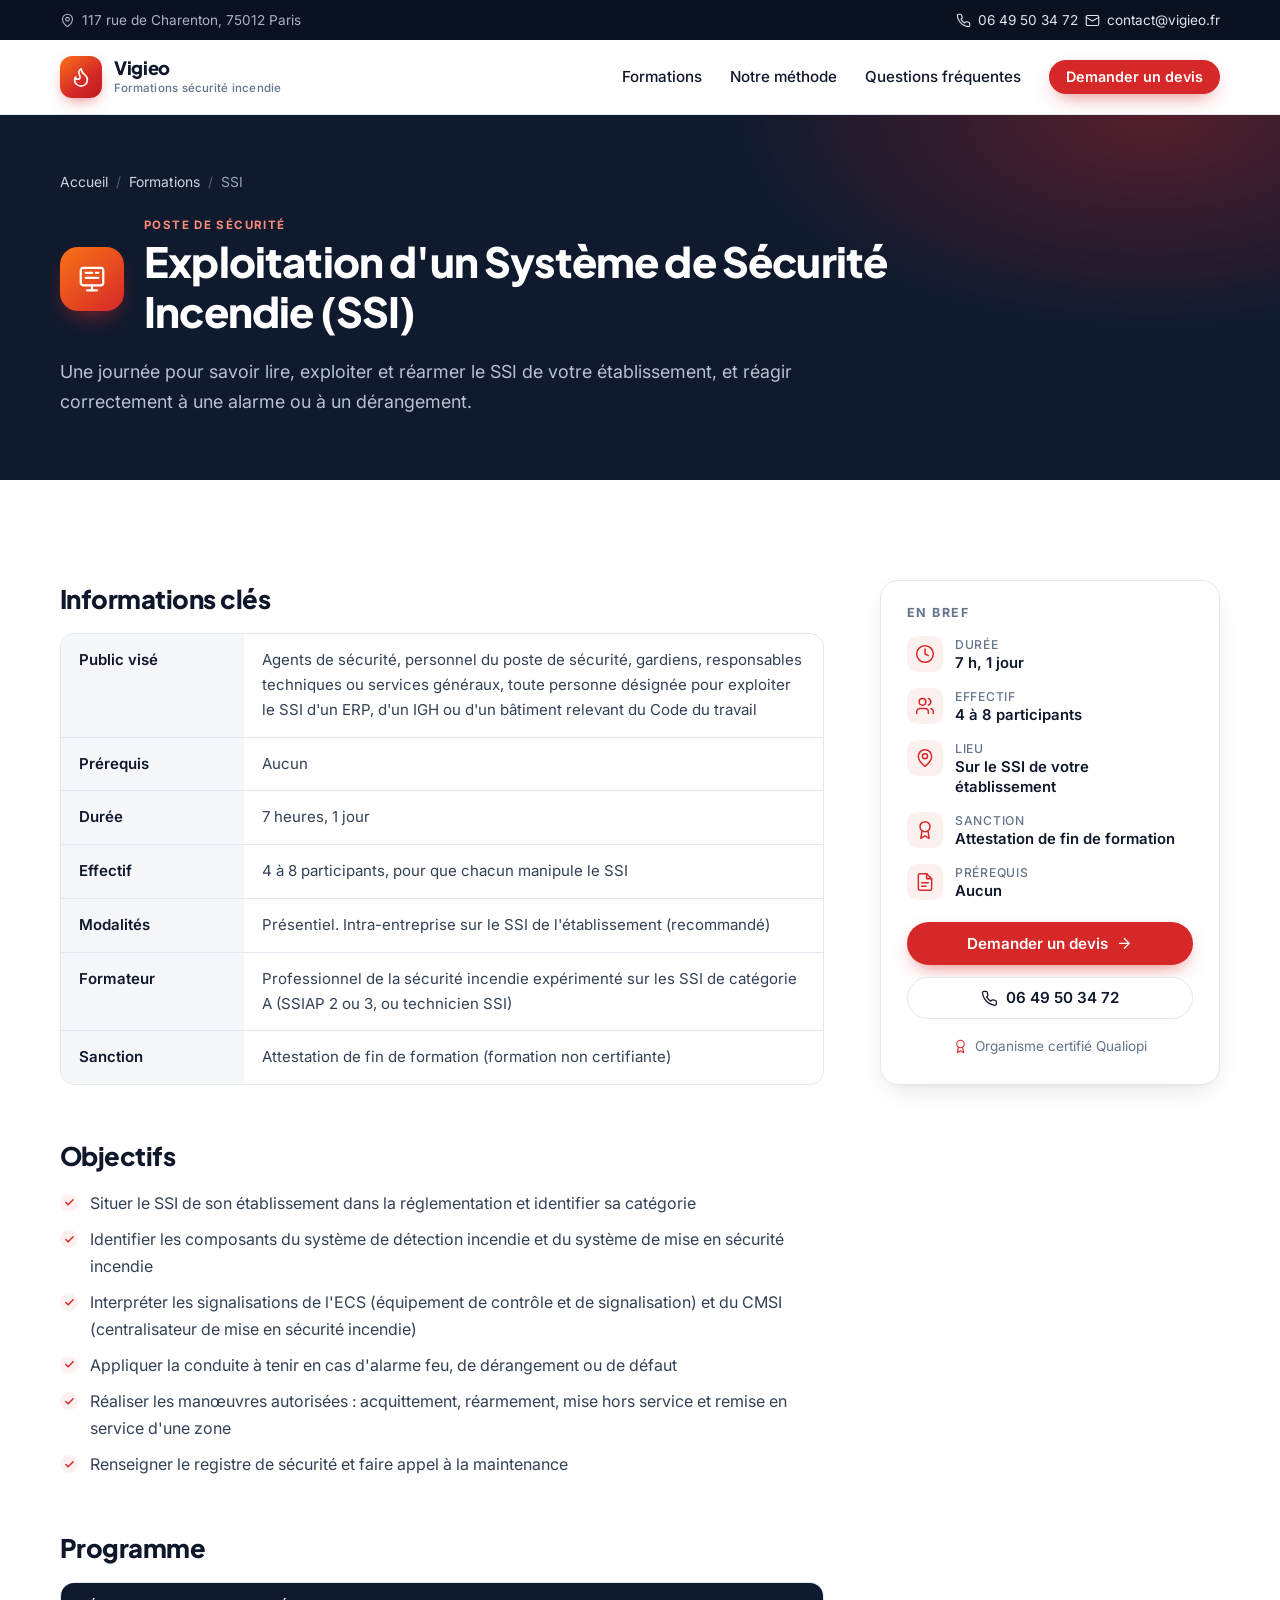
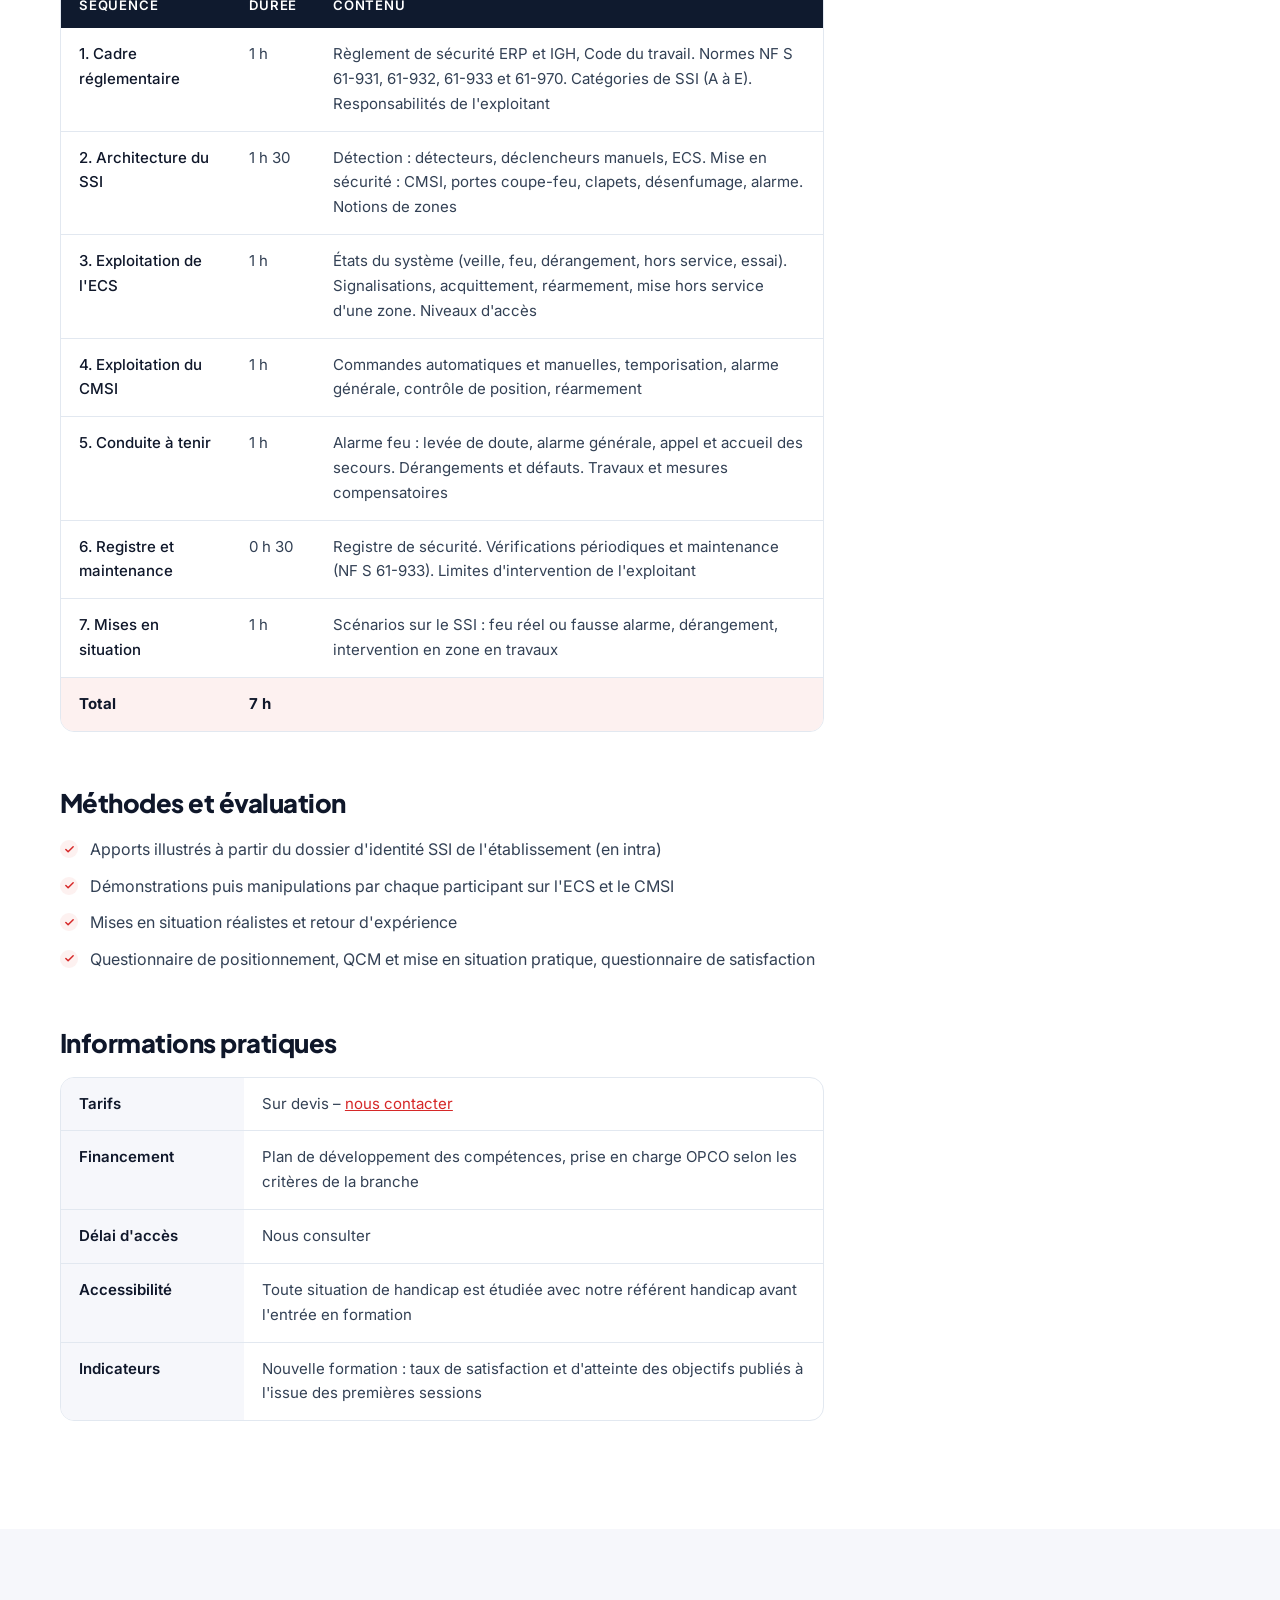
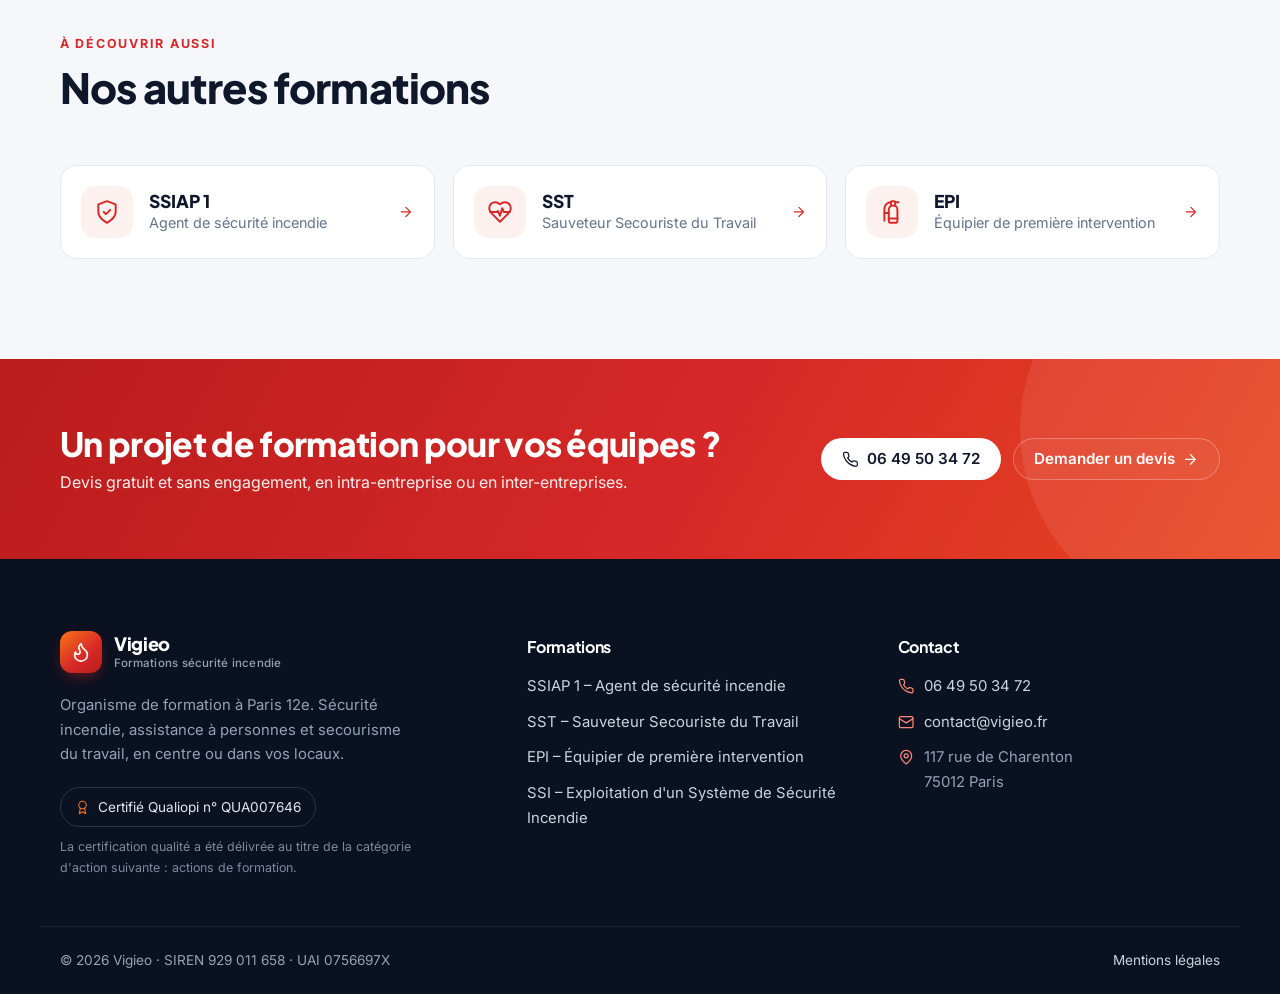
<file: ssi.html>
<!doctype html>
<html lang="fr">
<head>
  <meta charset="utf-8">
  <meta name="viewport" content="width=device-width, initial-scale=1">
  <title>Formation Exploitation d'un SSI – Vigieo</title>
  <meta name="description" content="Formation d'une journée à l'exploitation d'un Système de Sécurité Incendie (SSI) : ECS, CMSI, conduite à tenir en cas d'alarme ou de dérangement, registre de sécurité.">
  <meta name="theme-color" content="#0B1220">
  <meta property="og:type" content="website">
  <meta property="og:title" content="Formation Exploitation d'un SSI – Vigieo">
  <meta property="og:description" content="Formation d'une journée à l'exploitation d'un Système de Sécurité Incendie (SSI) : ECS, CMSI, conduite à tenir en cas d'alarme ou de dérangement, registre de sécurité.">
  <meta property="og:locale" content="fr_FR">
  <link rel="icon" href="data:image/svg+xml,%3Csvg xmlns='http://www.w3.org/2000/svg' viewBox='0 0 32 32'%3E%3Crect width='32' height='32' rx='8' fill='%23D62828'/%3E%3Cpath d='M13 19.5a2.5 2.5 0 0 0 2.5-2.5c0-1.4-.5-2-1-3-1-2.1-.2-4 2-6 .5 2.5 2 4.9 4 6.5 2 1.6 3 3.5 3 5.5a7 7 0 1 1-14 0c0-1.2.4-2.3 1-3a2.5 2.5 0 0 0 2.5 2.5z' fill='none' stroke='white' stroke-width='2' stroke-linecap='round' stroke-linejoin='round'/%3E%3C/svg%3E">
  <link rel="preconnect" href="https://fonts.googleapis.com">
  <link rel="preconnect" href="https://fonts.gstatic.com" crossorigin>
  <link href="https://fonts.googleapis.com/css2?family=Inter:wght@400;500;600&family=Plus+Jakarta+Sans:wght@600;700;800&display=swap" rel="stylesheet">
  <link rel="stylesheet" href="style.css">
</head>
<body>
  <div class="topbar">
    <div class="container topbar-inner">
      <span><svg class="ic" viewBox="0 0 24 24" fill="none" stroke="currentColor" stroke-width="1.8" stroke-linecap="round" stroke-linejoin="round" aria-hidden="true"><path d="M20 10c0 6-8 12-8 12s-8-6-8-12a8 8 0 0 1 16 0Z"/><circle cx="12" cy="10" r="3"/></svg> 117 rue de Charenton, 75012 Paris</span>
      <span class="topbar-links"><a href="tel:+33649503472"><svg class="ic" viewBox="0 0 24 24" fill="none" stroke="currentColor" stroke-width="1.8" stroke-linecap="round" stroke-linejoin="round" aria-hidden="true"><path d="M22 16.92v3a2 2 0 0 1-2.18 2 19.79 19.79 0 0 1-8.63-3.07 19.5 19.5 0 0 1-6-6 19.79 19.79 0 0 1-3.07-8.67A2 2 0 0 1 4.11 2h3a2 2 0 0 1 2 1.72 12.84 12.84 0 0 0 .7 2.81 2 2 0 0 1-.45 2.11L8.09 9.91a16 16 0 0 0 6 6l1.27-1.27a2 2 0 0 1 2.11-.45 12.84 12.84 0 0 0 2.81.7A2 2 0 0 1 22 16.92z"/></svg> 06 49 50 34 72</a><a href="mailto:contact@vigieo.fr"><svg class="ic" viewBox="0 0 24 24" fill="none" stroke="currentColor" stroke-width="1.8" stroke-linecap="round" stroke-linejoin="round" aria-hidden="true"><rect x="2" y="4" width="20" height="16" rx="2"/><path d="m22 7-10 6L2 7"/></svg> contact@vigieo.fr</a></span>
    </div>
  </div>
  <header class="site-header">
    <div class="container header-inner">
      <a class="logo" href="index.html" aria-label="Vigieo, accueil">
        <span class="logo-mark"><svg class="ic" viewBox="0 0 24 24" fill="none" stroke="currentColor" stroke-width="1.8" stroke-linecap="round" stroke-linejoin="round" aria-hidden="true"><path d="M8.5 14.5A2.5 2.5 0 0 0 11 12c0-1.38-.5-2-1-3-1.072-2.143-.224-4.054 2-6 .5 2.5 2 4.9 4 6.5 2 1.6 3 3.5 3 5.5a7 7 0 1 1-14 0c0-1.153.433-2.294 1-3a2.5 2.5 0 0 0 2.5 2.5z"/></svg></span>
        <span class="logo-text">Vigieo<small>Formations sécurité incendie</small></span>
      </a>
      <button class="nav-toggle" aria-label="Menu" aria-expanded="false" aria-controls="nav"><svg class="ic" viewBox="0 0 24 24" fill="none" stroke="currentColor" stroke-width="1.8" stroke-linecap="round" stroke-linejoin="round" aria-hidden="true"><path d="M4 6h16M4 12h16M4 18h16"/></svg></button>
      <nav id="nav" class="nav">
        <a href="index.html#formations">Formations</a>
        <a href="index.html#methode">Notre méthode</a>
        <a href="index.html#faq">Questions fréquentes</a>
        <a href="index.html#contact" class="btn btn-primary btn-sm">Demander un devis</a>
      </nav>
    </div>
  </header>

  <main>
    <section class="page-hero">
      <div class="container">
        <p class="crumbs"><a href="index.html">Accueil</a><span>/</span><a href="index.html#formations">Formations</a><span>/</span>SSI</p>
        <div class="ph-head">
          <span class="ph-icon"><svg class="ic" viewBox="0 0 24 24" fill="none" stroke="currentColor" stroke-width="1.8" stroke-linecap="round" stroke-linejoin="round" aria-hidden="true"><rect x="3" y="3" width="18" height="14" rx="2"/><path d="M7 7h5M7 11h10M15 7h2M8 21h8M12 17v4"/></svg></span>
          <div>
            <p class="f-tag light">Poste de sécurité</p>
            <h1>Exploitation d'un Système de Sécurité Incendie (SSI)</h1>
          </div>
        </div>
        <p class="hero-lead">Une journée pour savoir lire, exploiter et réarmer le SSI de votre établissement, et réagir correctement à une alarme ou à un dérangement.</p>
      </div>
    </section>

    <section class="section">
      <div class="container page-grid">
        <article class="prose">

        <h2 id="infos">Informations clés</h2>
        <div class="table-wrap"><table>
          <tr><th>Public visé</th><td>Agents de sécurité, personnel du poste de sécurité, gardiens, responsables techniques ou services généraux, toute personne désignée pour exploiter le SSI d'un ERP, d'un IGH ou d'un bâtiment relevant du Code du travail</td></tr>
          <tr><th>Prérequis</th><td>Aucun</td></tr>
          <tr><th>Durée</th><td>7 heures, 1 jour</td></tr>
          <tr><th>Effectif</th><td>4 à 8 participants, pour que chacun manipule le SSI</td></tr>
          <tr><th>Modalités</th><td>Présentiel. Intra-entreprise sur le SSI de l'établissement (recommandé)</td></tr>
          <tr><th>Formateur</th><td>Professionnel de la sécurité incendie expérimenté sur les SSI de catégorie A (SSIAP 2 ou 3, ou technicien SSI)</td></tr>
          <tr><th>Sanction</th><td>Attestation de fin de formation (formation non certifiante)</td></tr>
        </table></div>

        <h2>Objectifs</h2>
        <ul>
          <li>Situer le SSI de son établissement dans la réglementation et identifier sa catégorie</li>
          <li>Identifier les composants du système de détection incendie et du système de mise en sécurité incendie</li>
          <li>Interpréter les signalisations de l'ECS (équipement de contrôle et de signalisation) et du CMSI (centralisateur de mise en sécurité incendie)</li>
          <li>Appliquer la conduite à tenir en cas d'alarme feu, de dérangement ou de défaut</li>
          <li>Réaliser les manœuvres autorisées : acquittement, réarmement, mise hors service et remise en service d'une zone</li>
          <li>Renseigner le registre de sécurité et faire appel à la maintenance</li>
        </ul>

        <h2>Programme</h2>
        <div class="table-wrap"><table>
          <thead><tr><th>Séquence</th><th>Durée</th><th>Contenu</th></tr></thead>
          <tr><td>1. Cadre réglementaire</td><td>1 h</td><td>Règlement de sécurité ERP et IGH, Code du travail. Normes NF S 61-931, 61-932, 61-933 et 61-970. Catégories de SSI (A à E). Responsabilités de l'exploitant</td></tr>
          <tr><td>2. Architecture du SSI</td><td>1 h 30</td><td>Détection : détecteurs, déclencheurs manuels, ECS. Mise en sécurité : CMSI, portes coupe-feu, clapets, désenfumage, alarme. Notions de zones</td></tr>
          <tr><td>3. Exploitation de l'ECS</td><td>1 h</td><td>États du système (veille, feu, dérangement, hors service, essai). Signalisations, acquittement, réarmement, mise hors service d'une zone. Niveaux d'accès</td></tr>
          <tr><td>4. Exploitation du CMSI</td><td>1 h</td><td>Commandes automatiques et manuelles, temporisation, alarme générale, contrôle de position, réarmement</td></tr>
          <tr><td>5. Conduite à tenir</td><td>1 h</td><td>Alarme feu : levée de doute, alarme générale, appel et accueil des secours. Dérangements et défauts. Travaux et mesures compensatoires</td></tr>
          <tr><td>6. Registre et maintenance</td><td>0 h 30</td><td>Registre de sécurité. Vérifications périodiques et maintenance (NF S 61-933). Limites d'intervention de l'exploitant</td></tr>
          <tr><td>7. Mises en situation</td><td>1 h</td><td>Scénarios sur le SSI : feu réel ou fausse alarme, dérangement, intervention en zone en travaux</td></tr>
          <tr class="total"><td>Total</td><td>7 h</td><td></td></tr>
        </table></div>

        <h2>Méthodes et évaluation</h2>
        <ul>
          <li>Apports illustrés à partir du dossier d'identité SSI de l'établissement (en intra)</li>
          <li>Démonstrations puis manipulations par chaque participant sur l'ECS et le CMSI</li>
          <li>Mises en situation réalistes et retour d'expérience</li>
          <li>Questionnaire de positionnement, QCM et mise en situation pratique, questionnaire de satisfaction</li>
        </ul>

        <h2>Informations pratiques</h2>
        <div class="table-wrap"><table>
          <tr><th>Tarifs</th><td>Sur devis – <a href="index.html#contact">nous contacter</a></td></tr>
          <tr><th>Financement</th><td>Plan de développement des compétences, prise en charge OPCO selon les critères de la branche</td></tr>
          <tr><th>Délai d'accès</th><td>Nous consulter</td></tr>
          <tr><th>Accessibilité</th><td>Toute situation de handicap est étudiée avec notre référent handicap avant l'entrée en formation</td></tr>
          <tr><th>Indicateurs</th><td>Nouvelle formation : taux de satisfaction et d'atteinte des objectifs publiés à l'issue des premières sessions</td></tr>
        </table></div>

        </article>
        <aside class="sidebar">
          <div class="side-card">
            <p class="side-title">En bref</p>
            <ul class="side-facts"><li><svg class="ic" viewBox="0 0 24 24" fill="none" stroke="currentColor" stroke-width="1.8" stroke-linecap="round" stroke-linejoin="round" aria-hidden="true"><circle cx="12" cy="12" r="10"/><path d="M12 6v6l4 2"/></svg><span><small>Durée</small>7 h, 1 jour</span></li><li><svg class="ic" viewBox="0 0 24 24" fill="none" stroke="currentColor" stroke-width="1.8" stroke-linecap="round" stroke-linejoin="round" aria-hidden="true"><path d="M16 21v-2a4 4 0 0 0-4-4H6a4 4 0 0 0-4 4v2"/><circle cx="9" cy="7" r="4"/><path d="M22 21v-2a4 4 0 0 0-3-3.87M16 3.13a4 4 0 0 1 0 7.75"/></svg><span><small>Effectif</small>4 à 8 participants</span></li><li><svg class="ic" viewBox="0 0 24 24" fill="none" stroke="currentColor" stroke-width="1.8" stroke-linecap="round" stroke-linejoin="round" aria-hidden="true"><path d="M20 10c0 6-8 12-8 12s-8-6-8-12a8 8 0 0 1 16 0Z"/><circle cx="12" cy="10" r="3"/></svg><span><small>Lieu</small>Sur le SSI de votre établissement</span></li><li><svg class="ic" viewBox="0 0 24 24" fill="none" stroke="currentColor" stroke-width="1.8" stroke-linecap="round" stroke-linejoin="round" aria-hidden="true"><circle cx="12" cy="8" r="6"/><path d="M15.477 12.89 17 22l-5-3-5 3 1.523-9.11"/></svg><span><small>Sanction</small>Attestation de fin de formation</span></li><li><svg class="ic" viewBox="0 0 24 24" fill="none" stroke="currentColor" stroke-width="1.8" stroke-linecap="round" stroke-linejoin="round" aria-hidden="true"><path d="M14 2H6a2 2 0 0 0-2 2v16a2 2 0 0 0 2 2h12a2 2 0 0 0 2-2V8z"/><path d="M14 2v6h6M8 13h8M8 17h5"/></svg><span><small>Prérequis</small>Aucun</span></li></ul>
            <a href="index.html#contact" class="btn btn-primary btn-block">Demander un devis <svg class="ic" viewBox="0 0 24 24" fill="none" stroke="currentColor" stroke-width="1.8" stroke-linecap="round" stroke-linejoin="round" aria-hidden="true"><path d="M5 12h14M12 5l7 7-7 7"/></svg></a>
            <a href="tel:+33649503472" class="btn btn-outline btn-block"><svg class="ic" viewBox="0 0 24 24" fill="none" stroke="currentColor" stroke-width="1.8" stroke-linecap="round" stroke-linejoin="round" aria-hidden="true"><path d="M22 16.92v3a2 2 0 0 1-2.18 2 19.79 19.79 0 0 1-8.63-3.07 19.5 19.5 0 0 1-6-6 19.79 19.79 0 0 1-3.07-8.67A2 2 0 0 1 4.11 2h3a2 2 0 0 1 2 1.72 12.84 12.84 0 0 0 .7 2.81 2 2 0 0 1-.45 2.11L8.09 9.91a16 16 0 0 0 6 6l1.27-1.27a2 2 0 0 1 2.11-.45 12.84 12.84 0 0 0 2.81.7A2 2 0 0 1 22 16.92z"/></svg> 06 49 50 34 72</a>
            <p class="side-note"><svg class="ic" viewBox="0 0 24 24" fill="none" stroke="currentColor" stroke-width="1.8" stroke-linecap="round" stroke-linejoin="round" aria-hidden="true"><circle cx="12" cy="8" r="6"/><path d="M15.477 12.89 17 22l-5-3-5 3 1.523-9.11"/></svg> Organisme certifié Qualiopi</p>
          </div>
        </aside>
      </div>
    </section>

    <section class="section section-soft">
      <div class="container">
        <div class="section-head left"><p class="eyebrow">À découvrir aussi</p><h2>Nos autres formations</h2></div>
        <div class="o-grid"><a class="o-card" href="ssiap-1.html"><span class="f-icon"><svg class="ic" viewBox="0 0 24 24" fill="none" stroke="currentColor" stroke-width="1.8" stroke-linecap="round" stroke-linejoin="round" aria-hidden="true"><path d="M12 22s8-4 8-10V5l-8-3-8 3v7c0 6 8 10 8 10"/><path d="m9 12 2 2 4-4"/></svg></span><span><strong>SSIAP 1</strong>Agent de sécurité incendie</span><svg class="ic" viewBox="0 0 24 24" fill="none" stroke="currentColor" stroke-width="1.8" stroke-linecap="round" stroke-linejoin="round" aria-hidden="true"><path d="M5 12h14M12 5l7 7-7 7"/></svg></a><a class="o-card" href="sst.html"><span class="f-icon"><svg class="ic" viewBox="0 0 24 24" fill="none" stroke="currentColor" stroke-width="1.8" stroke-linecap="round" stroke-linejoin="round" aria-hidden="true"><path d="M19 14c1.49-1.46 3-3.21 3-5.5A5.5 5.5 0 0 0 16.5 3c-1.76 0-3 .5-4.5 2-1.5-1.5-2.74-2-4.5-2A5.5 5.5 0 0 0 2 8.5c0 2.3 1.5 4.05 3 5.5l7 7Z"/><path d="M3.22 12H9.5l.5-1 2 4.5 2-7 1.5 3.5h5.27"/></svg></span><span><strong>SST</strong>Sauveteur Secouriste du Travail</span><svg class="ic" viewBox="0 0 24 24" fill="none" stroke="currentColor" stroke-width="1.8" stroke-linecap="round" stroke-linejoin="round" aria-hidden="true"><path d="M5 12h14M12 5l7 7-7 7"/></svg></a><a class="o-card" href="epi.html"><span class="f-icon"><svg class="ic" viewBox="0 0 24 24" fill="none" stroke="currentColor" stroke-width="1.8" stroke-linecap="round" stroke-linejoin="round" aria-hidden="true"><path d="M15 6.5V3a1 1 0 0 0-1-1h-2a1 1 0 0 0-1 1v3.5"/><path d="M9 18h8"/><path d="M18 3h-3"/><path d="M11 3a6 6 0 0 0-6 6v11"/><path d="M5 13h4"/><path d="M17 10a4 4 0 0 0-8 0v10a2 2 0 0 0 2 2h4a2 2 0 0 0 2-2Z"/></svg></span><span><strong>EPI</strong>Équipier de première intervention</span><svg class="ic" viewBox="0 0 24 24" fill="none" stroke="currentColor" stroke-width="1.8" stroke-linecap="round" stroke-linejoin="round" aria-hidden="true"><path d="M5 12h14M12 5l7 7-7 7"/></svg></a></div>
      </div>
    </section>

    <section class="cta-band">
      <div class="container cta-inner">
        <div>
          <h2>Un projet de formation pour vos équipes ?</h2>
          <p>Devis gratuit et sans engagement, en intra-entreprise ou en inter-entreprises.</p>
        </div>
        <div class="cta-actions">
          <a href="tel:+33649503472" class="btn btn-light"><svg class="ic" viewBox="0 0 24 24" fill="none" stroke="currentColor" stroke-width="1.8" stroke-linecap="round" stroke-linejoin="round" aria-hidden="true"><path d="M22 16.92v3a2 2 0 0 1-2.18 2 19.79 19.79 0 0 1-8.63-3.07 19.5 19.5 0 0 1-6-6 19.79 19.79 0 0 1-3.07-8.67A2 2 0 0 1 4.11 2h3a2 2 0 0 1 2 1.72 12.84 12.84 0 0 0 .7 2.81 2 2 0 0 1-.45 2.11L8.09 9.91a16 16 0 0 0 6 6l1.27-1.27a2 2 0 0 1 2.11-.45 12.84 12.84 0 0 0 2.81.7A2 2 0 0 1 22 16.92z"/></svg> 06 49 50 34 72</a>
          <a href="index.html#contact" class="btn btn-ghost">Demander un devis <svg class="ic" viewBox="0 0 24 24" fill="none" stroke="currentColor" stroke-width="1.8" stroke-linecap="round" stroke-linejoin="round" aria-hidden="true"><path d="M5 12h14M12 5l7 7-7 7"/></svg></a>
        </div>
      </div>
    </section>
  </main>

  <footer class="site-footer">
    <div class="container footer-grid">
      <div>
        <a class="logo logo-light" href="index.html"><span class="logo-mark"><svg class="ic" viewBox="0 0 24 24" fill="none" stroke="currentColor" stroke-width="1.8" stroke-linecap="round" stroke-linejoin="round" aria-hidden="true"><path d="M8.5 14.5A2.5 2.5 0 0 0 11 12c0-1.38-.5-2-1-3-1.072-2.143-.224-4.054 2-6 .5 2.5 2 4.9 4 6.5 2 1.6 3 3.5 3 5.5a7 7 0 1 1-14 0c0-1.153.433-2.294 1-3a2.5 2.5 0 0 0 2.5 2.5z"/></svg></span><span class="logo-text">Vigieo<small>Formations sécurité incendie</small></span></a>
        <p class="footer-about">Organisme de formation à Paris 12e. Sécurité incendie, assistance à personnes et secourisme du travail, en centre ou dans vos locaux.</p>
        <p class="qualiopi-chip"><svg class="ic" viewBox="0 0 24 24" fill="none" stroke="currentColor" stroke-width="1.8" stroke-linecap="round" stroke-linejoin="round" aria-hidden="true"><circle cx="12" cy="8" r="6"/><path d="M15.477 12.89 17 22l-5-3-5 3 1.523-9.11"/></svg> Certifié Qualiopi n° QUA007646</p>
        <p class="qualiopi-note">La certification qualité a été délivrée au titre de la catégorie d'action suivante : actions de formation.</p>
      </div>
      <div>
        <h4>Formations</h4>
        <ul><li><a href="ssiap-1.html">SSIAP 1 – Agent de sécurité incendie</a></li><li><a href="sst.html">SST – Sauveteur Secouriste du Travail</a></li><li><a href="epi.html">EPI – Équipier de première intervention</a></li><li><a href="ssi.html">SSI – Exploitation d'un Système de Sécurité Incendie</a></li></ul>
      </div>
      <div>
        <h4>Contact</h4>
        <ul class="footer-contact">
          <li><svg class="ic" viewBox="0 0 24 24" fill="none" stroke="currentColor" stroke-width="1.8" stroke-linecap="round" stroke-linejoin="round" aria-hidden="true"><path d="M22 16.92v3a2 2 0 0 1-2.18 2 19.79 19.79 0 0 1-8.63-3.07 19.5 19.5 0 0 1-6-6 19.79 19.79 0 0 1-3.07-8.67A2 2 0 0 1 4.11 2h3a2 2 0 0 1 2 1.72 12.84 12.84 0 0 0 .7 2.81 2 2 0 0 1-.45 2.11L8.09 9.91a16 16 0 0 0 6 6l1.27-1.27a2 2 0 0 1 2.11-.45 12.84 12.84 0 0 0 2.81.7A2 2 0 0 1 22 16.92z"/></svg><a href="tel:+33649503472">06 49 50 34 72</a></li>
          <li><svg class="ic" viewBox="0 0 24 24" fill="none" stroke="currentColor" stroke-width="1.8" stroke-linecap="round" stroke-linejoin="round" aria-hidden="true"><rect x="2" y="4" width="20" height="16" rx="2"/><path d="m22 7-10 6L2 7"/></svg><a href="mailto:contact@vigieo.fr">contact@vigieo.fr</a></li>
          <li><svg class="ic" viewBox="0 0 24 24" fill="none" stroke="currentColor" stroke-width="1.8" stroke-linecap="round" stroke-linejoin="round" aria-hidden="true"><path d="M20 10c0 6-8 12-8 12s-8-6-8-12a8 8 0 0 1 16 0Z"/><circle cx="12" cy="10" r="3"/></svg><span>117 rue de Charenton<br>75012 Paris</span></li>
        </ul>
      </div>
    </div>
    <div class="container footer-bottom">
      <span>© 2026 Vigieo · SIREN 929 011 658 · UAI 0756697X</span>
      <a href="mentions-legales.html">Mentions légales</a>
    </div>
  </footer>
  <script>
    const t=document.querySelector('.nav-toggle'),n=document.getElementById('nav');
    t.addEventListener('click',()=>{const o=n.classList.toggle('open');t.setAttribute('aria-expanded',o)});
    n.querySelectorAll('a').forEach(a=>a.addEventListener('click',()=>{n.classList.remove('open');t.setAttribute('aria-expanded',false)}));
  </script>
</body>
</html>
</file>
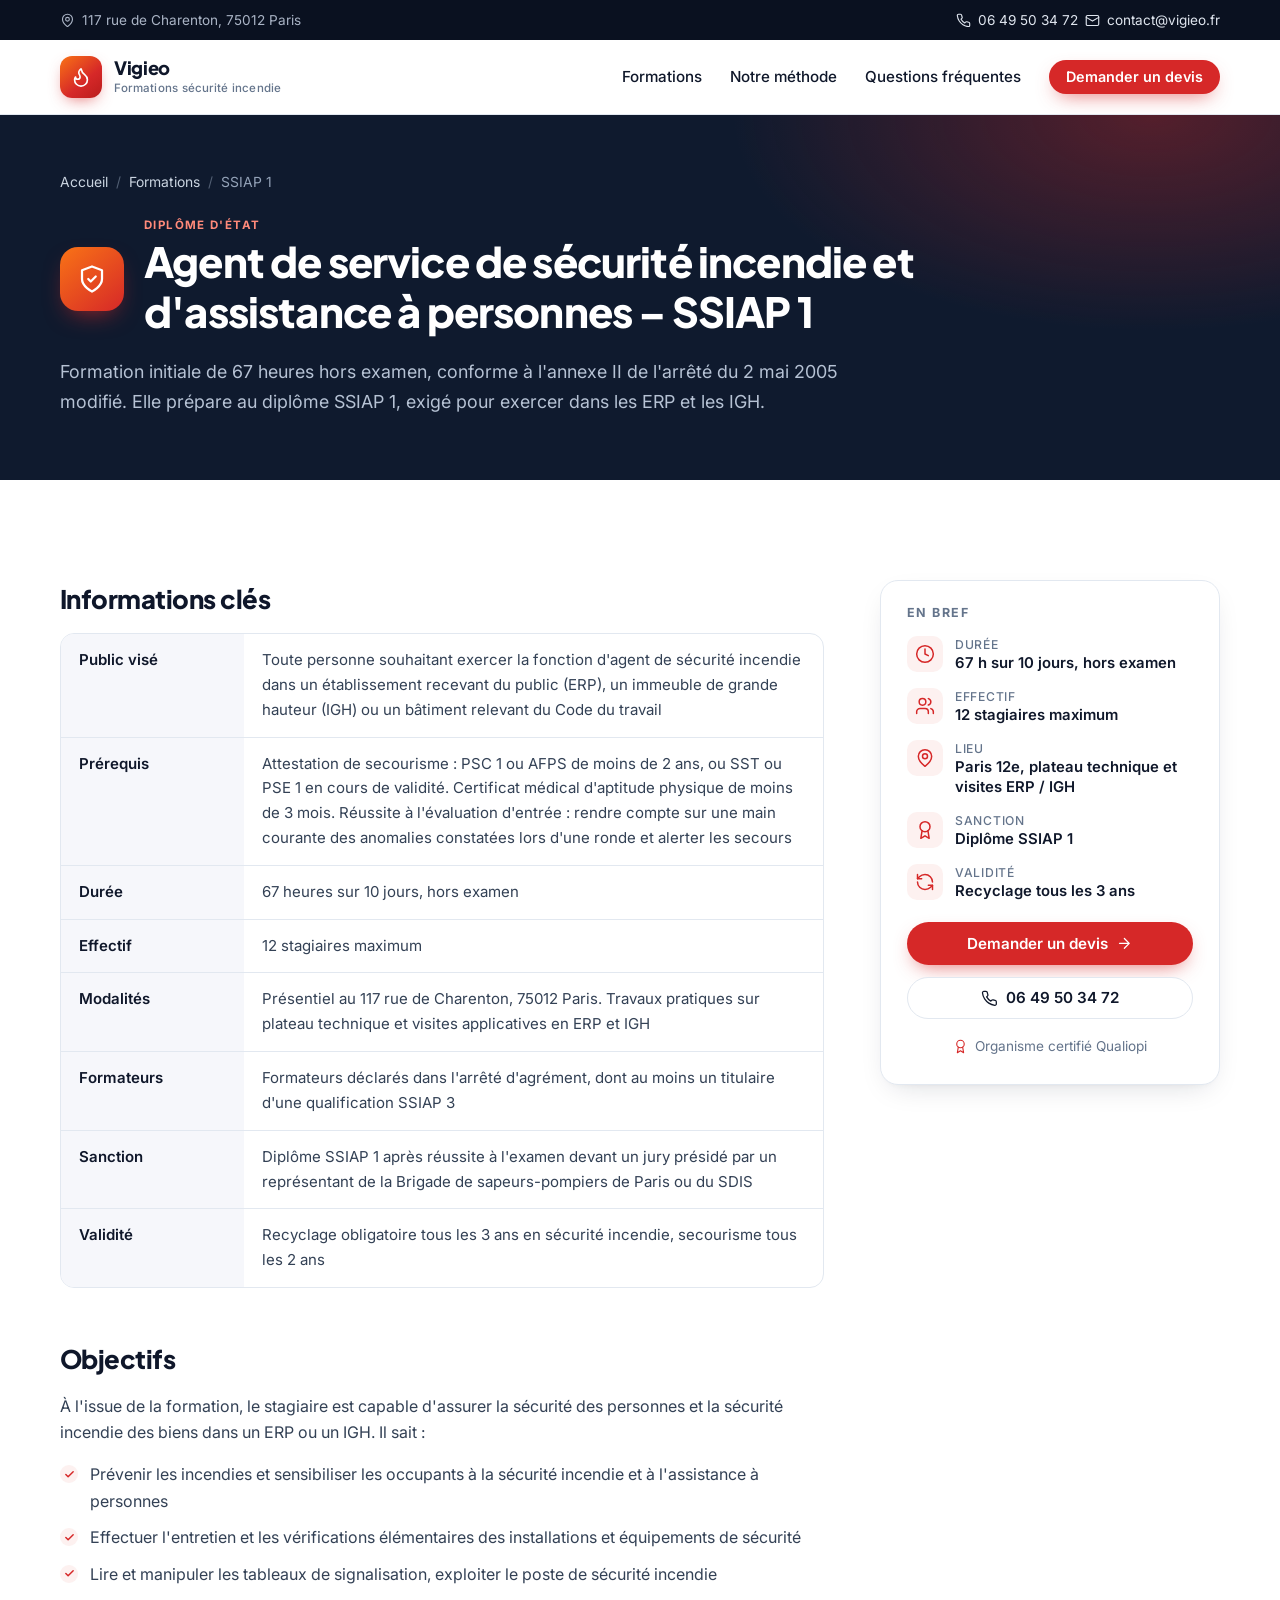
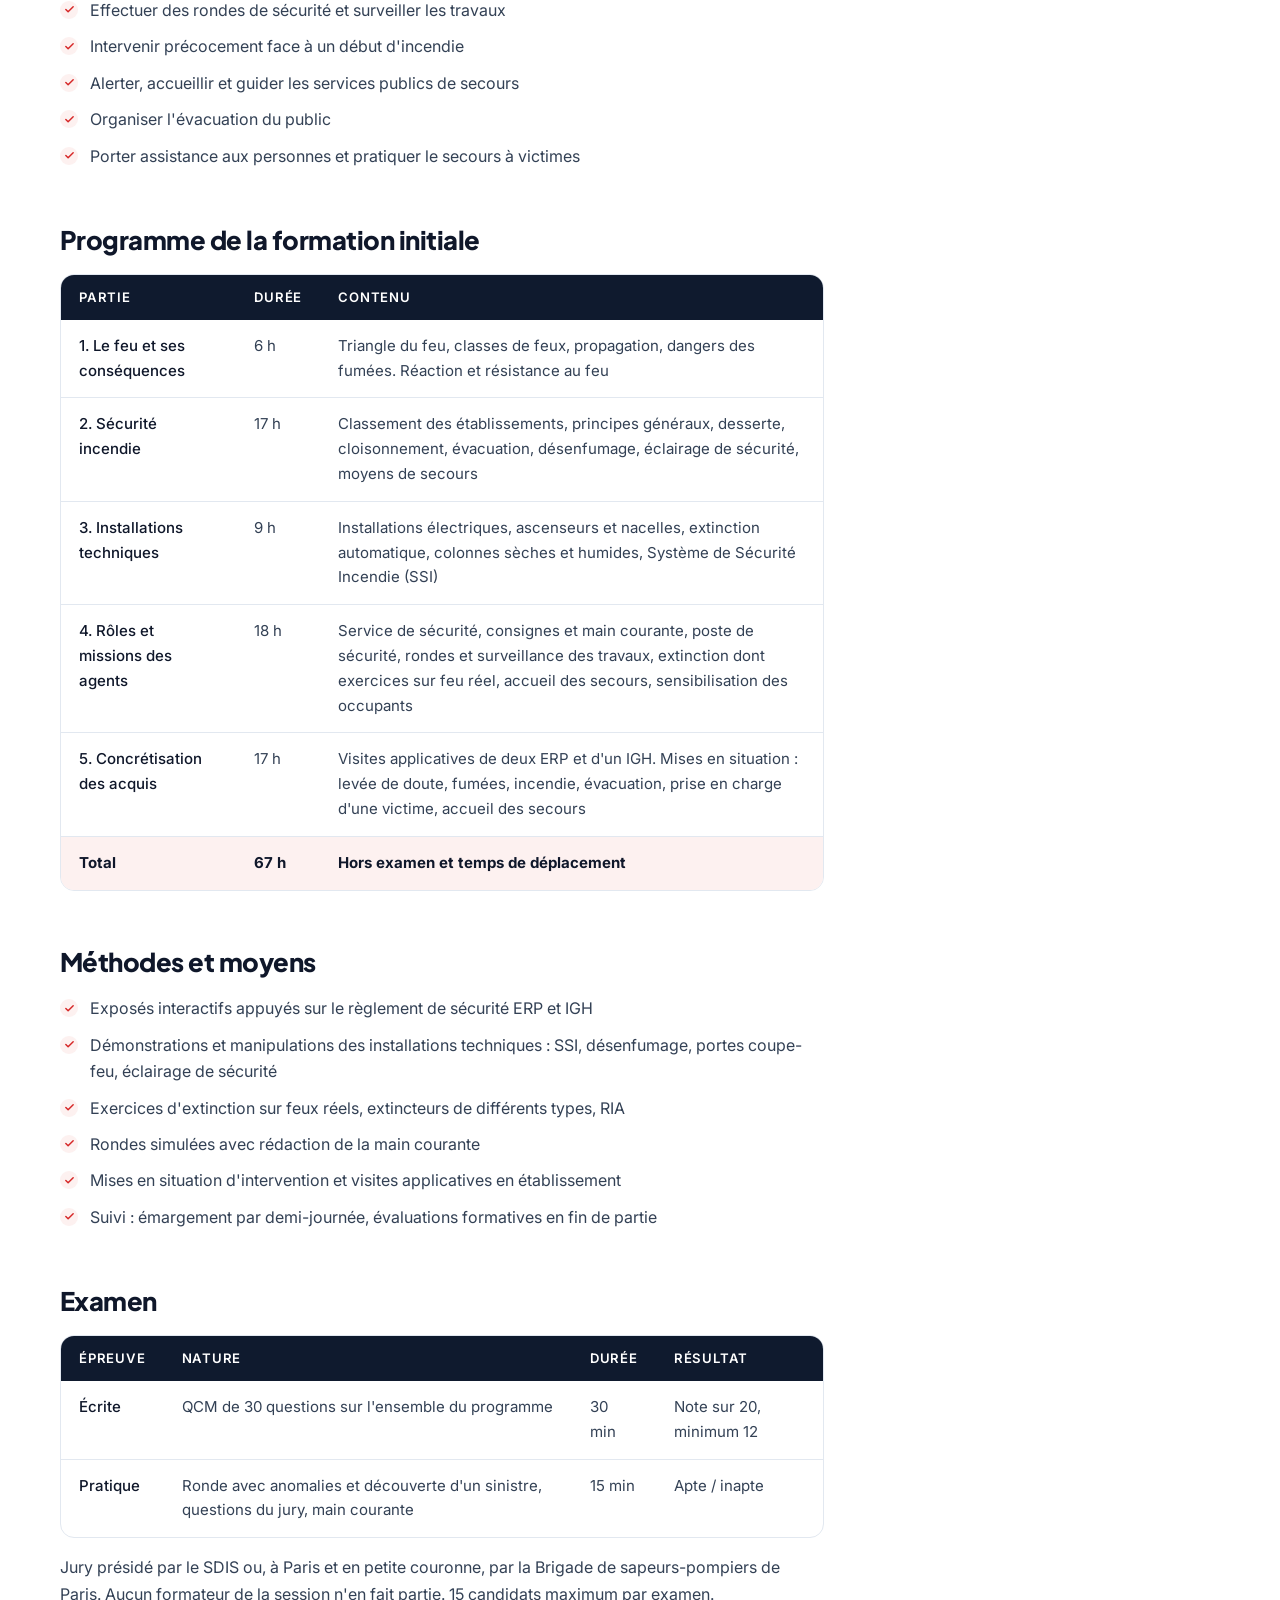
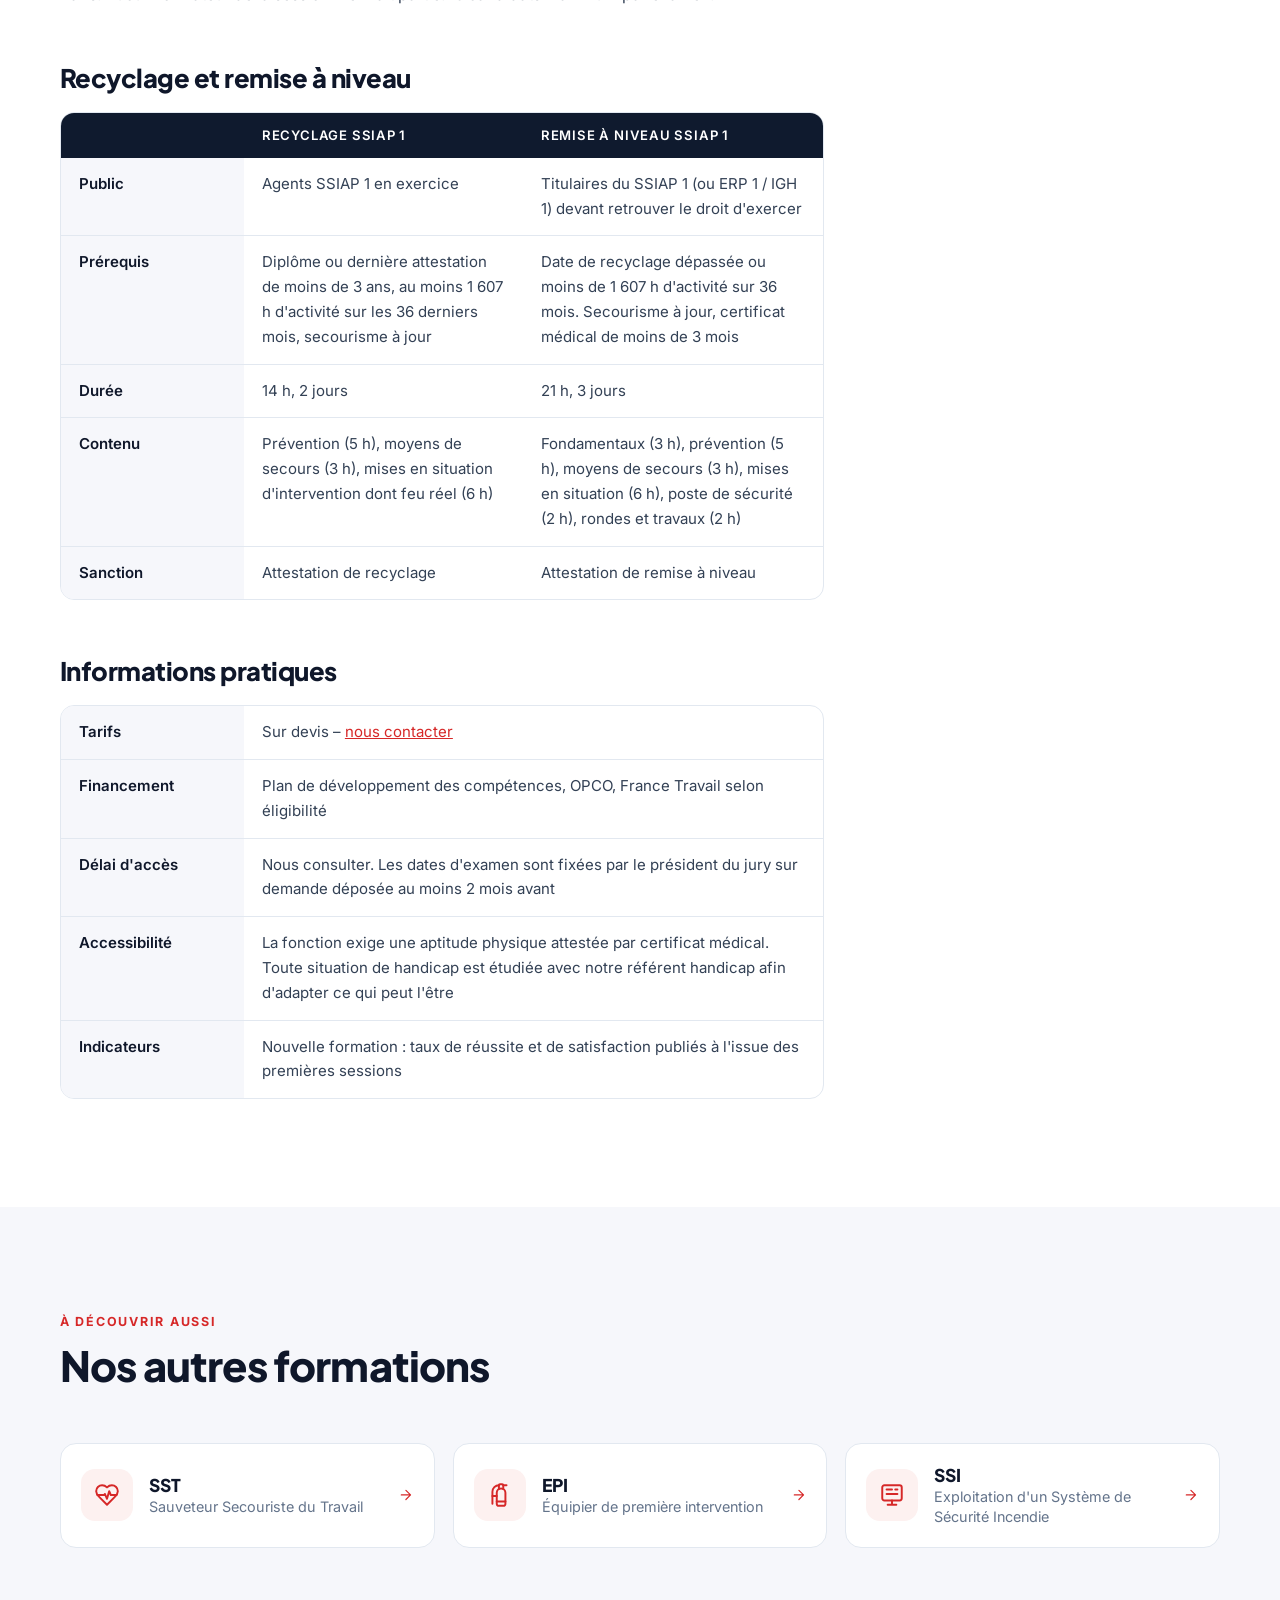
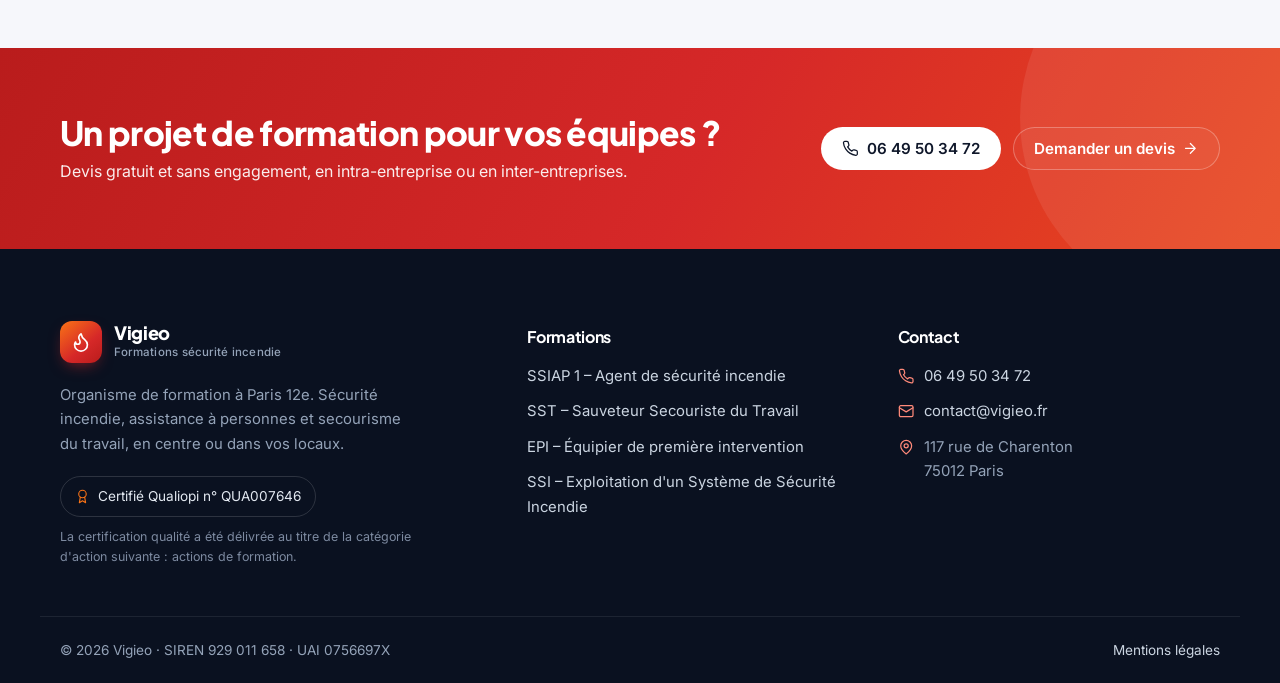
<file: ssiap-1.html>
<!doctype html>
<html lang="fr">
<head>
  <meta charset="utf-8">
  <meta name="viewport" content="width=device-width, initial-scale=1">
  <title>Formation SSIAP 1 – Vigieo Paris</title>
  <meta name="description" content="Formation SSIAP 1 à Paris 12e : formation initiale 67 h, recyclage 14 h et remise à niveau 21 h, conformes à l'arrêté du 2 mai 2005 modifié.">
  <meta name="theme-color" content="#0B1220">
  <meta property="og:type" content="website">
  <meta property="og:title" content="Formation SSIAP 1 – Vigieo Paris">
  <meta property="og:description" content="Formation SSIAP 1 à Paris 12e : formation initiale 67 h, recyclage 14 h et remise à niveau 21 h, conformes à l'arrêté du 2 mai 2005 modifié.">
  <meta property="og:locale" content="fr_FR">
  <link rel="icon" href="data:image/svg+xml,%3Csvg xmlns='http://www.w3.org/2000/svg' viewBox='0 0 32 32'%3E%3Crect width='32' height='32' rx='8' fill='%23D62828'/%3E%3Cpath d='M13 19.5a2.5 2.5 0 0 0 2.5-2.5c0-1.4-.5-2-1-3-1-2.1-.2-4 2-6 .5 2.5 2 4.9 4 6.5 2 1.6 3 3.5 3 5.5a7 7 0 1 1-14 0c0-1.2.4-2.3 1-3a2.5 2.5 0 0 0 2.5 2.5z' fill='none' stroke='white' stroke-width='2' stroke-linecap='round' stroke-linejoin='round'/%3E%3C/svg%3E">
  <link rel="preconnect" href="https://fonts.googleapis.com">
  <link rel="preconnect" href="https://fonts.gstatic.com" crossorigin>
  <link href="https://fonts.googleapis.com/css2?family=Inter:wght@400;500;600&family=Plus+Jakarta+Sans:wght@600;700;800&display=swap" rel="stylesheet">
  <link rel="stylesheet" href="style.css">
</head>
<body>
  <div class="topbar">
    <div class="container topbar-inner">
      <span><svg class="ic" viewBox="0 0 24 24" fill="none" stroke="currentColor" stroke-width="1.8" stroke-linecap="round" stroke-linejoin="round" aria-hidden="true"><path d="M20 10c0 6-8 12-8 12s-8-6-8-12a8 8 0 0 1 16 0Z"/><circle cx="12" cy="10" r="3"/></svg> 117 rue de Charenton, 75012 Paris</span>
      <span class="topbar-links"><a href="tel:+33649503472"><svg class="ic" viewBox="0 0 24 24" fill="none" stroke="currentColor" stroke-width="1.8" stroke-linecap="round" stroke-linejoin="round" aria-hidden="true"><path d="M22 16.92v3a2 2 0 0 1-2.18 2 19.79 19.79 0 0 1-8.63-3.07 19.5 19.5 0 0 1-6-6 19.79 19.79 0 0 1-3.07-8.67A2 2 0 0 1 4.11 2h3a2 2 0 0 1 2 1.72 12.84 12.84 0 0 0 .7 2.81 2 2 0 0 1-.45 2.11L8.09 9.91a16 16 0 0 0 6 6l1.27-1.27a2 2 0 0 1 2.11-.45 12.84 12.84 0 0 0 2.81.7A2 2 0 0 1 22 16.92z"/></svg> 06 49 50 34 72</a><a href="mailto:contact@vigieo.fr"><svg class="ic" viewBox="0 0 24 24" fill="none" stroke="currentColor" stroke-width="1.8" stroke-linecap="round" stroke-linejoin="round" aria-hidden="true"><rect x="2" y="4" width="20" height="16" rx="2"/><path d="m22 7-10 6L2 7"/></svg> contact@vigieo.fr</a></span>
    </div>
  </div>
  <header class="site-header">
    <div class="container header-inner">
      <a class="logo" href="index.html" aria-label="Vigieo, accueil">
        <span class="logo-mark"><svg class="ic" viewBox="0 0 24 24" fill="none" stroke="currentColor" stroke-width="1.8" stroke-linecap="round" stroke-linejoin="round" aria-hidden="true"><path d="M8.5 14.5A2.5 2.5 0 0 0 11 12c0-1.38-.5-2-1-3-1.072-2.143-.224-4.054 2-6 .5 2.5 2 4.9 4 6.5 2 1.6 3 3.5 3 5.5a7 7 0 1 1-14 0c0-1.153.433-2.294 1-3a2.5 2.5 0 0 0 2.5 2.5z"/></svg></span>
        <span class="logo-text">Vigieo<small>Formations sécurité incendie</small></span>
      </a>
      <button class="nav-toggle" aria-label="Menu" aria-expanded="false" aria-controls="nav"><svg class="ic" viewBox="0 0 24 24" fill="none" stroke="currentColor" stroke-width="1.8" stroke-linecap="round" stroke-linejoin="round" aria-hidden="true"><path d="M4 6h16M4 12h16M4 18h16"/></svg></button>
      <nav id="nav" class="nav">
        <a href="index.html#formations">Formations</a>
        <a href="index.html#methode">Notre méthode</a>
        <a href="index.html#faq">Questions fréquentes</a>
        <a href="index.html#contact" class="btn btn-primary btn-sm">Demander un devis</a>
      </nav>
    </div>
  </header>

  <main>
    <section class="page-hero">
      <div class="container">
        <p class="crumbs"><a href="index.html">Accueil</a><span>/</span><a href="index.html#formations">Formations</a><span>/</span>SSIAP 1</p>
        <div class="ph-head">
          <span class="ph-icon"><svg class="ic" viewBox="0 0 24 24" fill="none" stroke="currentColor" stroke-width="1.8" stroke-linecap="round" stroke-linejoin="round" aria-hidden="true"><path d="M12 22s8-4 8-10V5l-8-3-8 3v7c0 6 8 10 8 10"/><path d="m9 12 2 2 4-4"/></svg></span>
          <div>
            <p class="f-tag light">Diplôme d'État</p>
            <h1>Agent de service de sécurité incendie et d'assistance à personnes – SSIAP 1</h1>
          </div>
        </div>
        <p class="hero-lead">Formation initiale de 67 heures hors examen, conforme à l'annexe II de l'arrêté du 2 mai 2005 modifié. Elle prépare au diplôme SSIAP 1, exigé pour exercer dans les ERP et les IGH.</p>
      </div>
    </section>

    <section class="section">
      <div class="container page-grid">
        <article class="prose">

        <h2 id="infos">Informations clés</h2>
        <div class="table-wrap"><table>
          <tr><th>Public visé</th><td>Toute personne souhaitant exercer la fonction d'agent de sécurité incendie dans un établissement recevant du public (ERP), un immeuble de grande hauteur (IGH) ou un bâtiment relevant du Code du travail</td></tr>
          <tr><th>Prérequis</th><td>Attestation de secourisme : PSC 1 ou AFPS de moins de 2 ans, ou SST ou PSE 1 en cours de validité. Certificat médical d'aptitude physique de moins de 3 mois. Réussite à l'évaluation d'entrée : rendre compte sur une main courante des anomalies constatées lors d'une ronde et alerter les secours</td></tr>
          <tr><th>Durée</th><td>67 heures sur 10 jours, hors examen</td></tr>
          <tr><th>Effectif</th><td>12 stagiaires maximum</td></tr>
          <tr><th>Modalités</th><td>Présentiel au 117 rue de Charenton, 75012 Paris. Travaux pratiques sur plateau technique et visites applicatives en ERP et IGH</td></tr>
          <tr><th>Formateurs</th><td>Formateurs déclarés dans l'arrêté d'agrément, dont au moins un titulaire d'une qualification SSIAP 3</td></tr>
          <tr><th>Sanction</th><td>Diplôme SSIAP 1 après réussite à l'examen devant un jury présidé par un représentant de la Brigade de sapeurs-pompiers de Paris ou du SDIS</td></tr>
          <tr><th>Validité</th><td>Recyclage obligatoire tous les 3 ans en sécurité incendie, secourisme tous les 2 ans</td></tr>
        </table></div>

        <h2>Objectifs</h2>
        <p>À l'issue de la formation, le stagiaire est capable d'assurer la sécurité des personnes et la sécurité incendie des biens dans un ERP ou un IGH. Il sait :</p>
        <ul>
          <li>Prévenir les incendies et sensibiliser les occupants à la sécurité incendie et à l'assistance à personnes</li>
          <li>Effectuer l'entretien et les vérifications élémentaires des installations et équipements de sécurité</li>
          <li>Lire et manipuler les tableaux de signalisation, exploiter le poste de sécurité incendie</li>
          <li>Effectuer des rondes de sécurité et surveiller les travaux</li>
          <li>Intervenir précocement face à un début d'incendie</li>
          <li>Alerter, accueillir et guider les services publics de secours</li>
          <li>Organiser l'évacuation du public</li>
          <li>Porter assistance aux personnes et pratiquer le secours à victimes</li>
        </ul>

        <h2>Programme de la formation initiale</h2>
        <div class="table-wrap"><table>
          <thead><tr><th>Partie</th><th>Durée</th><th>Contenu</th></tr></thead>
          <tr><td>1. Le feu et ses conséquences</td><td>6 h</td><td>Triangle du feu, classes de feux, propagation, dangers des fumées. Réaction et résistance au feu</td></tr>
          <tr><td>2. Sécurité incendie</td><td>17 h</td><td>Classement des établissements, principes généraux, desserte, cloisonnement, évacuation, désenfumage, éclairage de sécurité, moyens de secours</td></tr>
          <tr><td>3. Installations techniques</td><td>9 h</td><td>Installations électriques, ascenseurs et nacelles, extinction automatique, colonnes sèches et humides, Système de Sécurité Incendie (SSI)</td></tr>
          <tr><td>4. Rôles et missions des agents</td><td>18 h</td><td>Service de sécurité, consignes et main courante, poste de sécurité, rondes et surveillance des travaux, extinction dont exercices sur feu réel, accueil des secours, sensibilisation des occupants</td></tr>
          <tr><td>5. Concrétisation des acquis</td><td>17 h</td><td>Visites applicatives de deux ERP et d'un IGH. Mises en situation : levée de doute, fumées, incendie, évacuation, prise en charge d'une victime, accueil des secours</td></tr>
          <tr class="total"><td>Total</td><td>67 h</td><td>Hors examen et temps de déplacement</td></tr>
        </table></div>

        <h2>Méthodes et moyens</h2>
        <ul>
          <li>Exposés interactifs appuyés sur le règlement de sécurité ERP et IGH</li>
          <li>Démonstrations et manipulations des installations techniques : SSI, désenfumage, portes coupe-feu, éclairage de sécurité</li>
          <li>Exercices d'extinction sur feux réels, extincteurs de différents types, RIA</li>
          <li>Rondes simulées avec rédaction de la main courante</li>
          <li>Mises en situation d'intervention et visites applicatives en établissement</li>
          <li>Suivi : émargement par demi-journée, évaluations formatives en fin de partie</li>
        </ul>

        <h2>Examen</h2>
        <div class="table-wrap"><table>
          <thead><tr><th>Épreuve</th><th>Nature</th><th>Durée</th><th>Résultat</th></tr></thead>
          <tr><td>Écrite</td><td>QCM de 30 questions sur l'ensemble du programme</td><td>30 min</td><td>Note sur 20, minimum 12</td></tr>
          <tr><td>Pratique</td><td>Ronde avec anomalies et découverte d'un sinistre, questions du jury, main courante</td><td>15 min</td><td>Apte / inapte</td></tr>
        </table></div>
        <p>Jury présidé par le SDIS ou, à Paris et en petite couronne, par la Brigade de sapeurs-pompiers de Paris. Aucun formateur de la session n'en fait partie. 15 candidats maximum par examen.</p>

        <h2>Recyclage et remise à niveau</h2>
        <div class="table-wrap"><table>
          <thead><tr><th></th><th>Recyclage SSIAP 1</th><th>Remise à niveau SSIAP 1</th></tr></thead>
          <tr><th>Public</th><td>Agents SSIAP 1 en exercice</td><td>Titulaires du SSIAP 1 (ou ERP 1 / IGH 1) devant retrouver le droit d'exercer</td></tr>
          <tr><th>Prérequis</th><td>Diplôme ou dernière attestation de moins de 3 ans, au moins 1 607 h d'activité sur les 36 derniers mois, secourisme à jour</td><td>Date de recyclage dépassée ou moins de 1 607 h d'activité sur 36 mois. Secourisme à jour, certificat médical de moins de 3 mois</td></tr>
          <tr><th>Durée</th><td>14 h, 2 jours</td><td>21 h, 3 jours</td></tr>
          <tr><th>Contenu</th><td>Prévention (5 h), moyens de secours (3 h), mises en situation d'intervention dont feu réel (6 h)</td><td>Fondamentaux (3 h), prévention (5 h), moyens de secours (3 h), mises en situation (6 h), poste de sécurité (2 h), rondes et travaux (2 h)</td></tr>
          <tr><th>Sanction</th><td>Attestation de recyclage</td><td>Attestation de remise à niveau</td></tr>
        </table></div>

        <h2>Informations pratiques</h2>
        <div class="table-wrap"><table>
          <tr><th>Tarifs</th><td>Sur devis – <a href="index.html#contact">nous contacter</a></td></tr>
          <tr><th>Financement</th><td>Plan de développement des compétences, OPCO, France Travail selon éligibilité</td></tr>
          <tr><th>Délai d'accès</th><td>Nous consulter. Les dates d'examen sont fixées par le président du jury sur demande déposée au moins 2 mois avant</td></tr>
          <tr><th>Accessibilité</th><td>La fonction exige une aptitude physique attestée par certificat médical. Toute situation de handicap est étudiée avec notre référent handicap afin d'adapter ce qui peut l'être</td></tr>
          <tr><th>Indicateurs</th><td>Nouvelle formation : taux de réussite et de satisfaction publiés à l'issue des premières sessions</td></tr>
        </table></div>

        </article>
        <aside class="sidebar">
          <div class="side-card">
            <p class="side-title">En bref</p>
            <ul class="side-facts"><li><svg class="ic" viewBox="0 0 24 24" fill="none" stroke="currentColor" stroke-width="1.8" stroke-linecap="round" stroke-linejoin="round" aria-hidden="true"><circle cx="12" cy="12" r="10"/><path d="M12 6v6l4 2"/></svg><span><small>Durée</small>67 h sur 10 jours, hors examen</span></li><li><svg class="ic" viewBox="0 0 24 24" fill="none" stroke="currentColor" stroke-width="1.8" stroke-linecap="round" stroke-linejoin="round" aria-hidden="true"><path d="M16 21v-2a4 4 0 0 0-4-4H6a4 4 0 0 0-4 4v2"/><circle cx="9" cy="7" r="4"/><path d="M22 21v-2a4 4 0 0 0-3-3.87M16 3.13a4 4 0 0 1 0 7.75"/></svg><span><small>Effectif</small>12 stagiaires maximum</span></li><li><svg class="ic" viewBox="0 0 24 24" fill="none" stroke="currentColor" stroke-width="1.8" stroke-linecap="round" stroke-linejoin="round" aria-hidden="true"><path d="M20 10c0 6-8 12-8 12s-8-6-8-12a8 8 0 0 1 16 0Z"/><circle cx="12" cy="10" r="3"/></svg><span><small>Lieu</small>Paris 12e, plateau technique et visites ERP / IGH</span></li><li><svg class="ic" viewBox="0 0 24 24" fill="none" stroke="currentColor" stroke-width="1.8" stroke-linecap="round" stroke-linejoin="round" aria-hidden="true"><circle cx="12" cy="8" r="6"/><path d="M15.477 12.89 17 22l-5-3-5 3 1.523-9.11"/></svg><span><small>Sanction</small>Diplôme SSIAP 1</span></li><li><svg class="ic" viewBox="0 0 24 24" fill="none" stroke="currentColor" stroke-width="1.8" stroke-linecap="round" stroke-linejoin="round" aria-hidden="true"><path d="M21 12a9 9 0 0 0-9-9 9.75 9.75 0 0 0-6.74 2.74L3 8"/><path d="M3 3v5h5"/><path d="M3 12a9 9 0 0 0 9 9 9.75 9.75 0 0 0 6.74-2.74L21 16"/><path d="M16 16h5v5"/></svg><span><small>Validité</small>Recyclage tous les 3 ans</span></li></ul>
            <a href="index.html#contact" class="btn btn-primary btn-block">Demander un devis <svg class="ic" viewBox="0 0 24 24" fill="none" stroke="currentColor" stroke-width="1.8" stroke-linecap="round" stroke-linejoin="round" aria-hidden="true"><path d="M5 12h14M12 5l7 7-7 7"/></svg></a>
            <a href="tel:+33649503472" class="btn btn-outline btn-block"><svg class="ic" viewBox="0 0 24 24" fill="none" stroke="currentColor" stroke-width="1.8" stroke-linecap="round" stroke-linejoin="round" aria-hidden="true"><path d="M22 16.92v3a2 2 0 0 1-2.18 2 19.79 19.79 0 0 1-8.63-3.07 19.5 19.5 0 0 1-6-6 19.79 19.79 0 0 1-3.07-8.67A2 2 0 0 1 4.11 2h3a2 2 0 0 1 2 1.72 12.84 12.84 0 0 0 .7 2.81 2 2 0 0 1-.45 2.11L8.09 9.91a16 16 0 0 0 6 6l1.27-1.27a2 2 0 0 1 2.11-.45 12.84 12.84 0 0 0 2.81.7A2 2 0 0 1 22 16.92z"/></svg> 06 49 50 34 72</a>
            <p class="side-note"><svg class="ic" viewBox="0 0 24 24" fill="none" stroke="currentColor" stroke-width="1.8" stroke-linecap="round" stroke-linejoin="round" aria-hidden="true"><circle cx="12" cy="8" r="6"/><path d="M15.477 12.89 17 22l-5-3-5 3 1.523-9.11"/></svg> Organisme certifié Qualiopi</p>
          </div>
        </aside>
      </div>
    </section>

    <section class="section section-soft">
      <div class="container">
        <div class="section-head left"><p class="eyebrow">À découvrir aussi</p><h2>Nos autres formations</h2></div>
        <div class="o-grid"><a class="o-card" href="sst.html"><span class="f-icon"><svg class="ic" viewBox="0 0 24 24" fill="none" stroke="currentColor" stroke-width="1.8" stroke-linecap="round" stroke-linejoin="round" aria-hidden="true"><path d="M19 14c1.49-1.46 3-3.21 3-5.5A5.5 5.5 0 0 0 16.5 3c-1.76 0-3 .5-4.5 2-1.5-1.5-2.74-2-4.5-2A5.5 5.5 0 0 0 2 8.5c0 2.3 1.5 4.05 3 5.5l7 7Z"/><path d="M3.22 12H9.5l.5-1 2 4.5 2-7 1.5 3.5h5.27"/></svg></span><span><strong>SST</strong>Sauveteur Secouriste du Travail</span><svg class="ic" viewBox="0 0 24 24" fill="none" stroke="currentColor" stroke-width="1.8" stroke-linecap="round" stroke-linejoin="round" aria-hidden="true"><path d="M5 12h14M12 5l7 7-7 7"/></svg></a><a class="o-card" href="epi.html"><span class="f-icon"><svg class="ic" viewBox="0 0 24 24" fill="none" stroke="currentColor" stroke-width="1.8" stroke-linecap="round" stroke-linejoin="round" aria-hidden="true"><path d="M15 6.5V3a1 1 0 0 0-1-1h-2a1 1 0 0 0-1 1v3.5"/><path d="M9 18h8"/><path d="M18 3h-3"/><path d="M11 3a6 6 0 0 0-6 6v11"/><path d="M5 13h4"/><path d="M17 10a4 4 0 0 0-8 0v10a2 2 0 0 0 2 2h4a2 2 0 0 0 2-2Z"/></svg></span><span><strong>EPI</strong>Équipier de première intervention</span><svg class="ic" viewBox="0 0 24 24" fill="none" stroke="currentColor" stroke-width="1.8" stroke-linecap="round" stroke-linejoin="round" aria-hidden="true"><path d="M5 12h14M12 5l7 7-7 7"/></svg></a><a class="o-card" href="ssi.html"><span class="f-icon"><svg class="ic" viewBox="0 0 24 24" fill="none" stroke="currentColor" stroke-width="1.8" stroke-linecap="round" stroke-linejoin="round" aria-hidden="true"><rect x="3" y="3" width="18" height="14" rx="2"/><path d="M7 7h5M7 11h10M15 7h2M8 21h8M12 17v4"/></svg></span><span><strong>SSI</strong>Exploitation d'un Système de Sécurité Incendie</span><svg class="ic" viewBox="0 0 24 24" fill="none" stroke="currentColor" stroke-width="1.8" stroke-linecap="round" stroke-linejoin="round" aria-hidden="true"><path d="M5 12h14M12 5l7 7-7 7"/></svg></a></div>
      </div>
    </section>

    <section class="cta-band">
      <div class="container cta-inner">
        <div>
          <h2>Un projet de formation pour vos équipes ?</h2>
          <p>Devis gratuit et sans engagement, en intra-entreprise ou en inter-entreprises.</p>
        </div>
        <div class="cta-actions">
          <a href="tel:+33649503472" class="btn btn-light"><svg class="ic" viewBox="0 0 24 24" fill="none" stroke="currentColor" stroke-width="1.8" stroke-linecap="round" stroke-linejoin="round" aria-hidden="true"><path d="M22 16.92v3a2 2 0 0 1-2.18 2 19.79 19.79 0 0 1-8.63-3.07 19.5 19.5 0 0 1-6-6 19.79 19.79 0 0 1-3.07-8.67A2 2 0 0 1 4.11 2h3a2 2 0 0 1 2 1.72 12.84 12.84 0 0 0 .7 2.81 2 2 0 0 1-.45 2.11L8.09 9.91a16 16 0 0 0 6 6l1.27-1.27a2 2 0 0 1 2.11-.45 12.84 12.84 0 0 0 2.81.7A2 2 0 0 1 22 16.92z"/></svg> 06 49 50 34 72</a>
          <a href="index.html#contact" class="btn btn-ghost">Demander un devis <svg class="ic" viewBox="0 0 24 24" fill="none" stroke="currentColor" stroke-width="1.8" stroke-linecap="round" stroke-linejoin="round" aria-hidden="true"><path d="M5 12h14M12 5l7 7-7 7"/></svg></a>
        </div>
      </div>
    </section>
  </main>

  <footer class="site-footer">
    <div class="container footer-grid">
      <div>
        <a class="logo logo-light" href="index.html"><span class="logo-mark"><svg class="ic" viewBox="0 0 24 24" fill="none" stroke="currentColor" stroke-width="1.8" stroke-linecap="round" stroke-linejoin="round" aria-hidden="true"><path d="M8.5 14.5A2.5 2.5 0 0 0 11 12c0-1.38-.5-2-1-3-1.072-2.143-.224-4.054 2-6 .5 2.5 2 4.9 4 6.5 2 1.6 3 3.5 3 5.5a7 7 0 1 1-14 0c0-1.153.433-2.294 1-3a2.5 2.5 0 0 0 2.5 2.5z"/></svg></span><span class="logo-text">Vigieo<small>Formations sécurité incendie</small></span></a>
        <p class="footer-about">Organisme de formation à Paris 12e. Sécurité incendie, assistance à personnes et secourisme du travail, en centre ou dans vos locaux.</p>
        <p class="qualiopi-chip"><svg class="ic" viewBox="0 0 24 24" fill="none" stroke="currentColor" stroke-width="1.8" stroke-linecap="round" stroke-linejoin="round" aria-hidden="true"><circle cx="12" cy="8" r="6"/><path d="M15.477 12.89 17 22l-5-3-5 3 1.523-9.11"/></svg> Certifié Qualiopi n° QUA007646</p>
        <p class="qualiopi-note">La certification qualité a été délivrée au titre de la catégorie d'action suivante : actions de formation.</p>
      </div>
      <div>
        <h4>Formations</h4>
        <ul><li><a href="ssiap-1.html">SSIAP 1 – Agent de sécurité incendie</a></li><li><a href="sst.html">SST – Sauveteur Secouriste du Travail</a></li><li><a href="epi.html">EPI – Équipier de première intervention</a></li><li><a href="ssi.html">SSI – Exploitation d'un Système de Sécurité Incendie</a></li></ul>
      </div>
      <div>
        <h4>Contact</h4>
        <ul class="footer-contact">
          <li><svg class="ic" viewBox="0 0 24 24" fill="none" stroke="currentColor" stroke-width="1.8" stroke-linecap="round" stroke-linejoin="round" aria-hidden="true"><path d="M22 16.92v3a2 2 0 0 1-2.18 2 19.79 19.79 0 0 1-8.63-3.07 19.5 19.5 0 0 1-6-6 19.79 19.79 0 0 1-3.07-8.67A2 2 0 0 1 4.11 2h3a2 2 0 0 1 2 1.72 12.84 12.84 0 0 0 .7 2.81 2 2 0 0 1-.45 2.11L8.09 9.91a16 16 0 0 0 6 6l1.27-1.27a2 2 0 0 1 2.11-.45 12.84 12.84 0 0 0 2.81.7A2 2 0 0 1 22 16.92z"/></svg><a href="tel:+33649503472">06 49 50 34 72</a></li>
          <li><svg class="ic" viewBox="0 0 24 24" fill="none" stroke="currentColor" stroke-width="1.8" stroke-linecap="round" stroke-linejoin="round" aria-hidden="true"><rect x="2" y="4" width="20" height="16" rx="2"/><path d="m22 7-10 6L2 7"/></svg><a href="mailto:contact@vigieo.fr">contact@vigieo.fr</a></li>
          <li><svg class="ic" viewBox="0 0 24 24" fill="none" stroke="currentColor" stroke-width="1.8" stroke-linecap="round" stroke-linejoin="round" aria-hidden="true"><path d="M20 10c0 6-8 12-8 12s-8-6-8-12a8 8 0 0 1 16 0Z"/><circle cx="12" cy="10" r="3"/></svg><span>117 rue de Charenton<br>75012 Paris</span></li>
        </ul>
      </div>
    </div>
    <div class="container footer-bottom">
      <span>© 2026 Vigieo · SIREN 929 011 658 · UAI 0756697X</span>
      <a href="mentions-legales.html">Mentions légales</a>
    </div>
  </footer>
  <script>
    const t=document.querySelector('.nav-toggle'),n=document.getElementById('nav');
    t.addEventListener('click',()=>{const o=n.classList.toggle('open');t.setAttribute('aria-expanded',o)});
    n.querySelectorAll('a').forEach(a=>a.addEventListener('click',()=>{n.classList.remove('open');t.setAttribute('aria-expanded',false)}));
  </script>
</body>
</html>
</file>
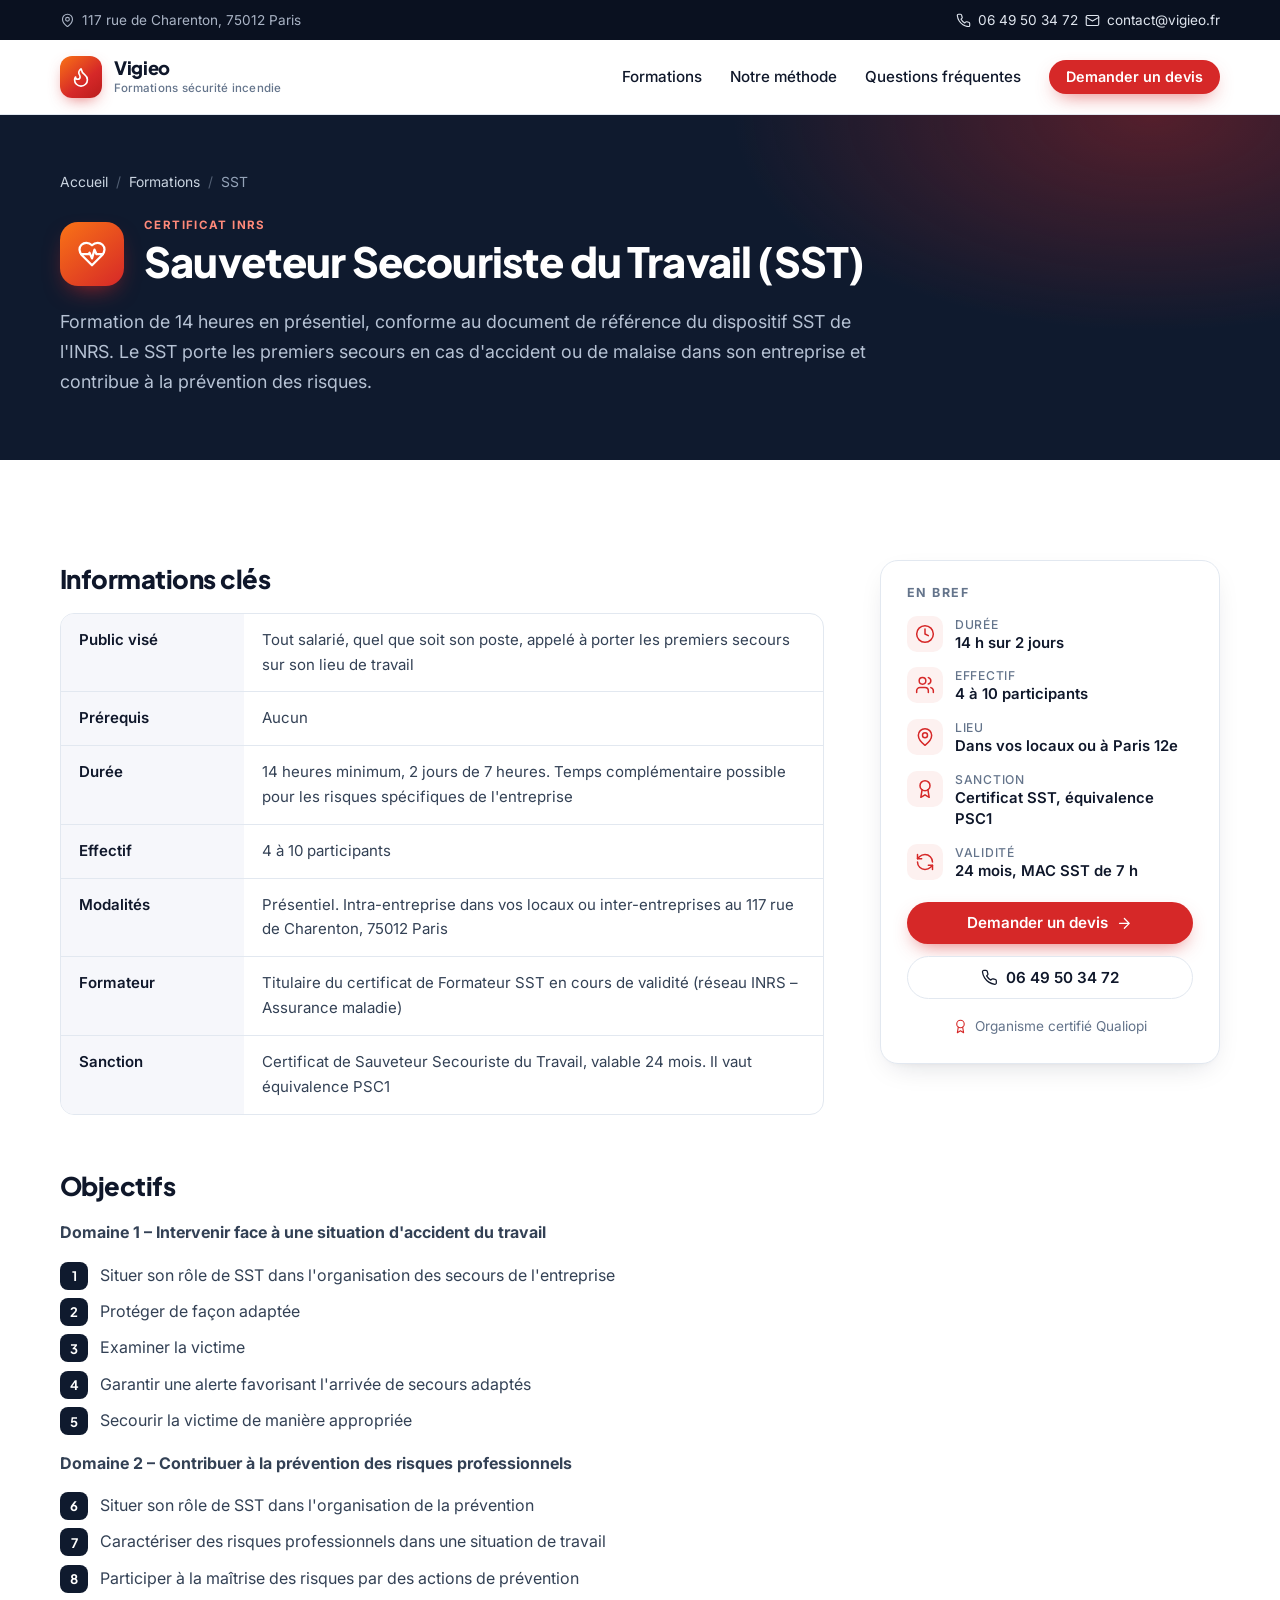
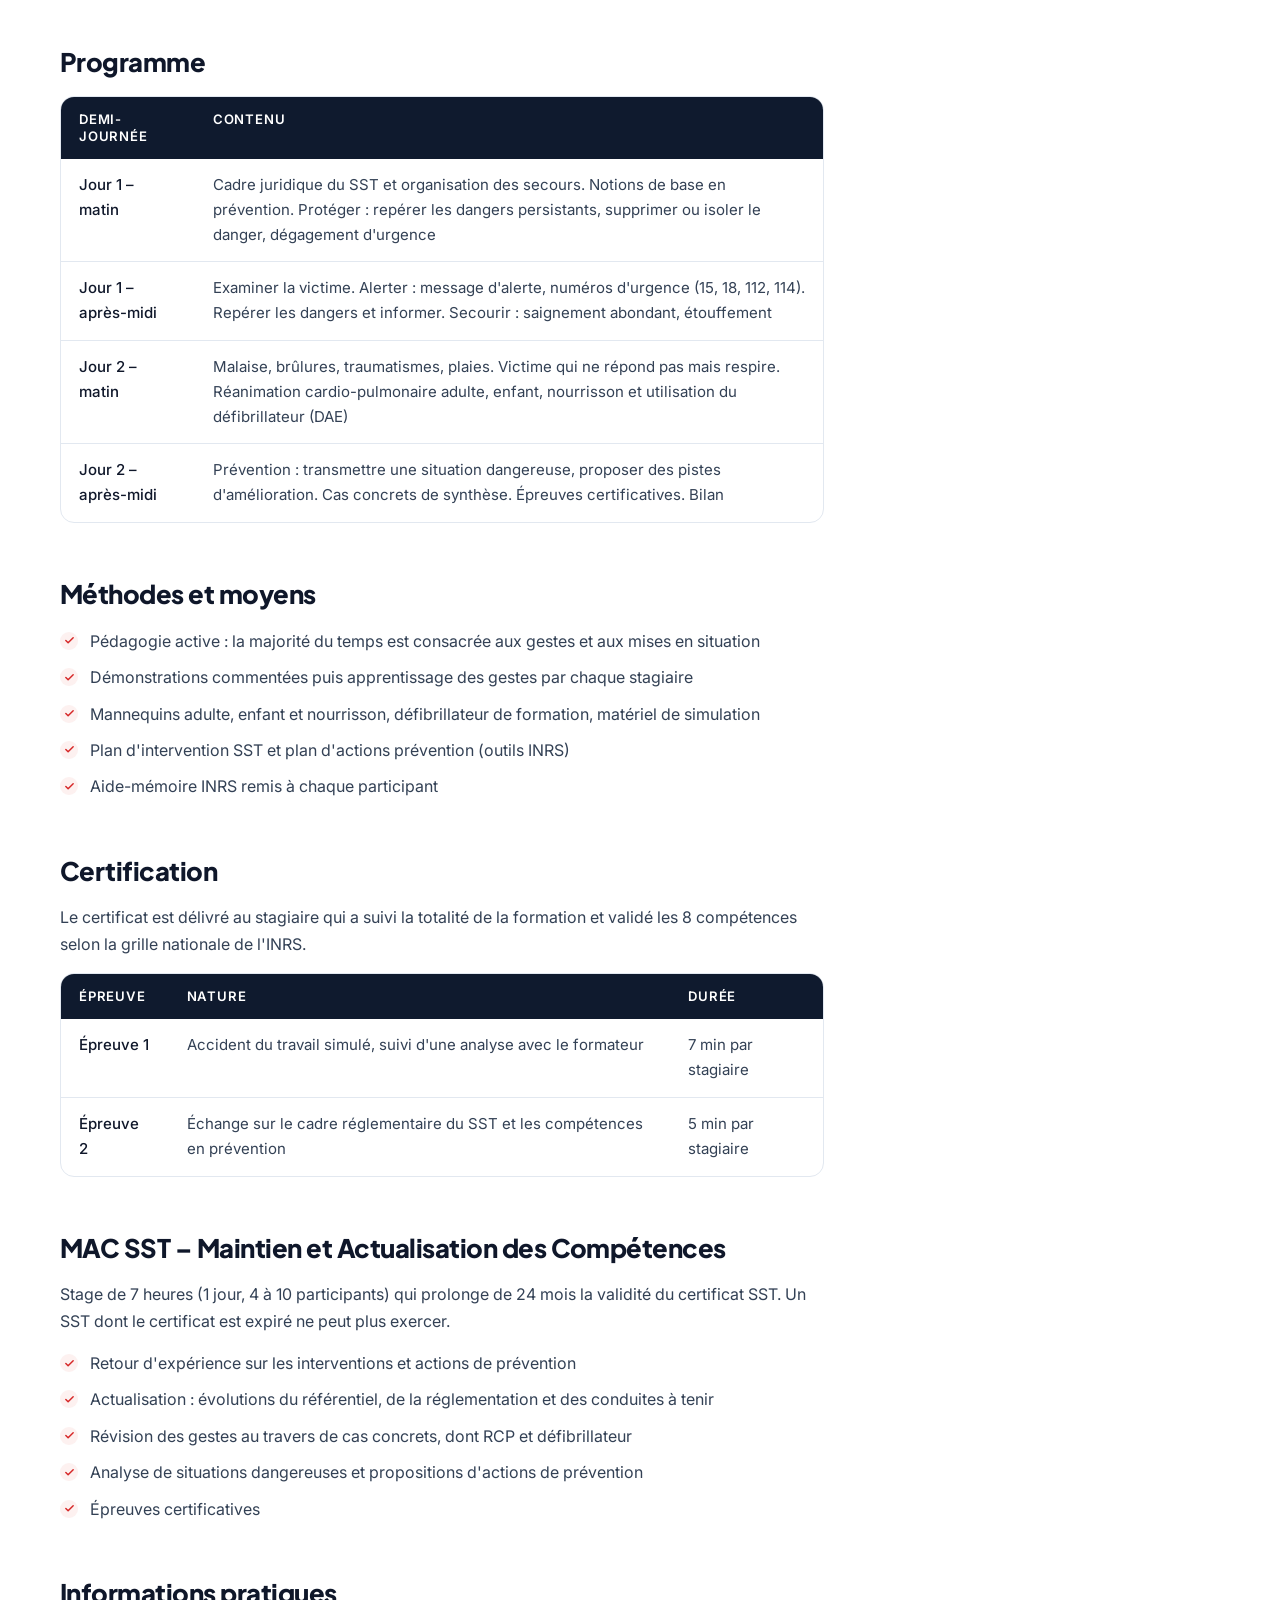
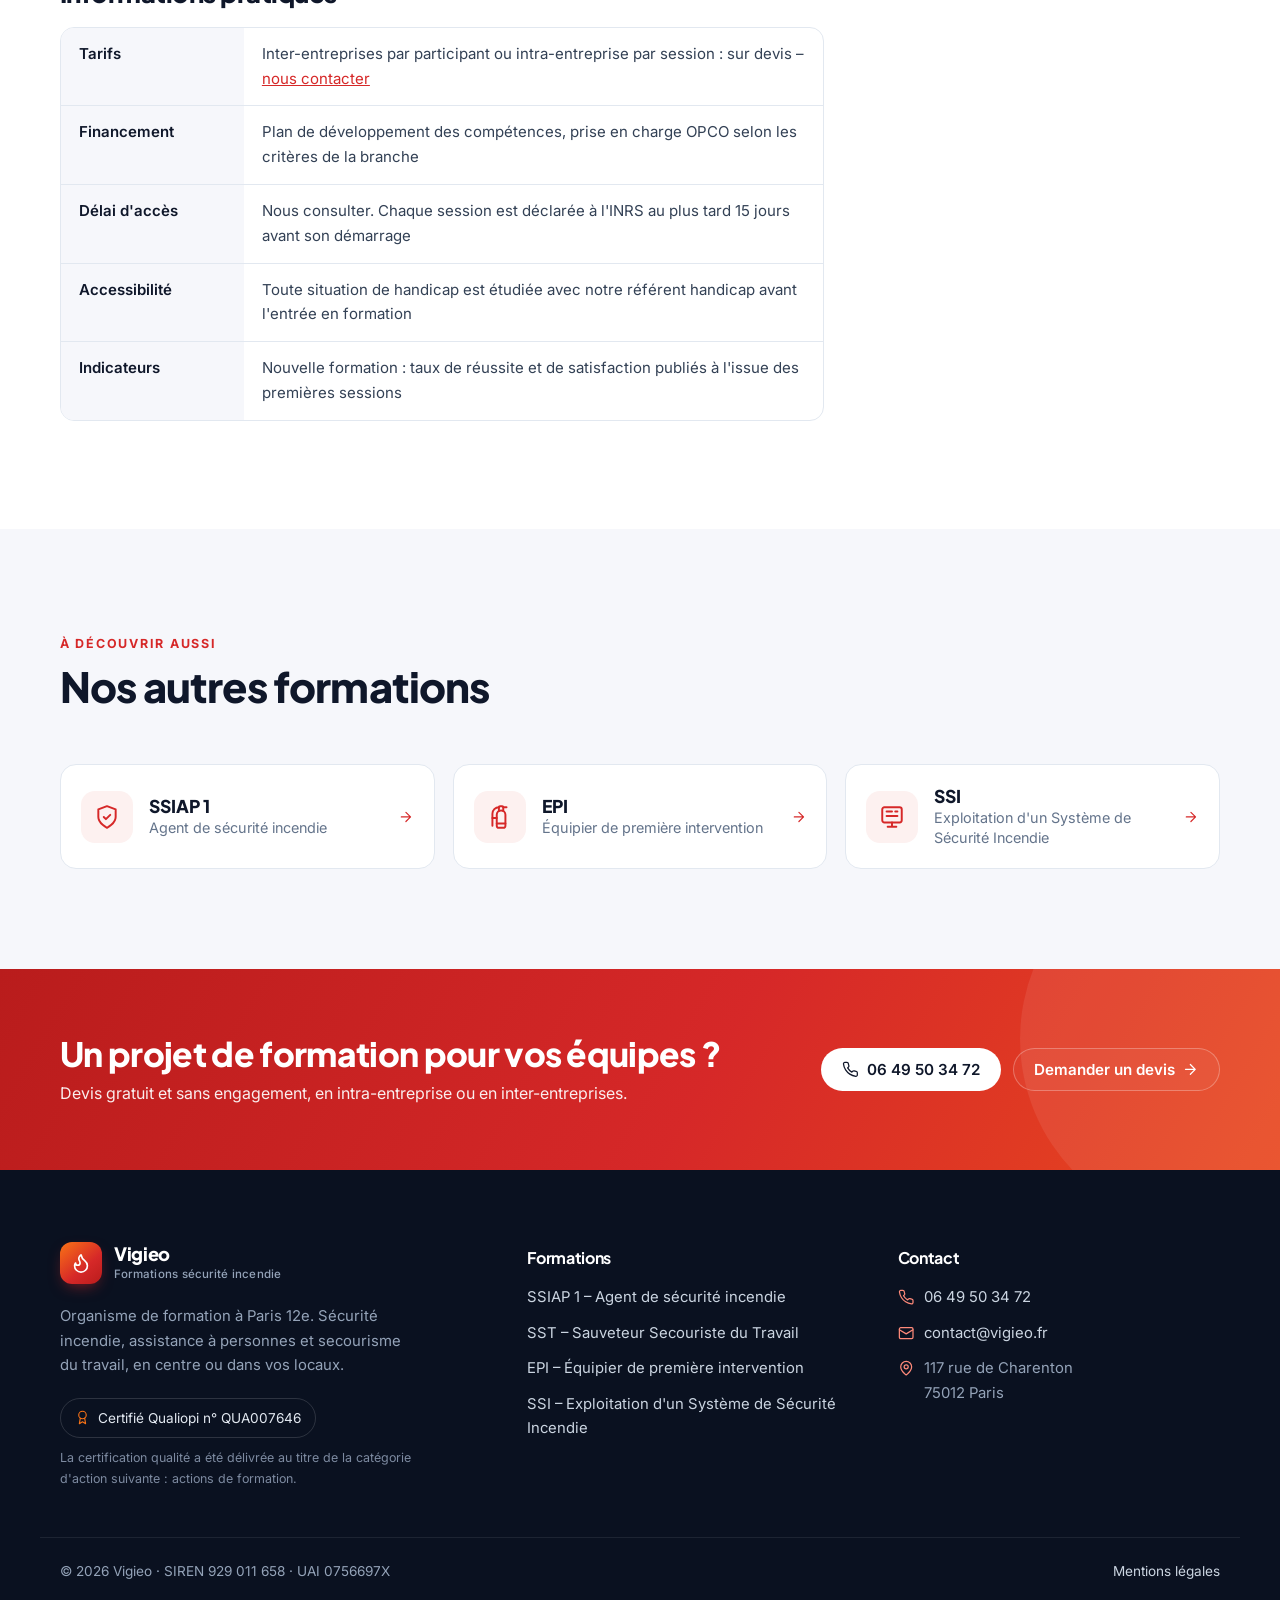
<file: sst.html>
<!doctype html>
<html lang="fr">
<head>
  <meta charset="utf-8">
  <meta name="viewport" content="width=device-width, initial-scale=1">
  <title>Formation SST – Sauveteur Secouriste du Travail – Vigieo</title>
  <meta name="description" content="Formation Sauveteur Secouriste du Travail (SST) 14 h et MAC SST 7 h, conformes au référentiel INRS, en intra-entreprise ou à Paris 12e.">
  <meta name="theme-color" content="#0B1220">
  <meta property="og:type" content="website">
  <meta property="og:title" content="Formation SST – Sauveteur Secouriste du Travail – Vigieo">
  <meta property="og:description" content="Formation Sauveteur Secouriste du Travail (SST) 14 h et MAC SST 7 h, conformes au référentiel INRS, en intra-entreprise ou à Paris 12e.">
  <meta property="og:locale" content="fr_FR">
  <link rel="icon" href="data:image/svg+xml,%3Csvg xmlns='http://www.w3.org/2000/svg' viewBox='0 0 32 32'%3E%3Crect width='32' height='32' rx='8' fill='%23D62828'/%3E%3Cpath d='M13 19.5a2.5 2.5 0 0 0 2.5-2.5c0-1.4-.5-2-1-3-1-2.1-.2-4 2-6 .5 2.5 2 4.9 4 6.5 2 1.6 3 3.5 3 5.5a7 7 0 1 1-14 0c0-1.2.4-2.3 1-3a2.5 2.5 0 0 0 2.5 2.5z' fill='none' stroke='white' stroke-width='2' stroke-linecap='round' stroke-linejoin='round'/%3E%3C/svg%3E">
  <link rel="preconnect" href="https://fonts.googleapis.com">
  <link rel="preconnect" href="https://fonts.gstatic.com" crossorigin>
  <link href="https://fonts.googleapis.com/css2?family=Inter:wght@400;500;600&family=Plus+Jakarta+Sans:wght@600;700;800&display=swap" rel="stylesheet">
  <link rel="stylesheet" href="style.css">
</head>
<body>
  <div class="topbar">
    <div class="container topbar-inner">
      <span><svg class="ic" viewBox="0 0 24 24" fill="none" stroke="currentColor" stroke-width="1.8" stroke-linecap="round" stroke-linejoin="round" aria-hidden="true"><path d="M20 10c0 6-8 12-8 12s-8-6-8-12a8 8 0 0 1 16 0Z"/><circle cx="12" cy="10" r="3"/></svg> 117 rue de Charenton, 75012 Paris</span>
      <span class="topbar-links"><a href="tel:+33649503472"><svg class="ic" viewBox="0 0 24 24" fill="none" stroke="currentColor" stroke-width="1.8" stroke-linecap="round" stroke-linejoin="round" aria-hidden="true"><path d="M22 16.92v3a2 2 0 0 1-2.18 2 19.79 19.79 0 0 1-8.63-3.07 19.5 19.5 0 0 1-6-6 19.79 19.79 0 0 1-3.07-8.67A2 2 0 0 1 4.11 2h3a2 2 0 0 1 2 1.72 12.84 12.84 0 0 0 .7 2.81 2 2 0 0 1-.45 2.11L8.09 9.91a16 16 0 0 0 6 6l1.27-1.27a2 2 0 0 1 2.11-.45 12.84 12.84 0 0 0 2.81.7A2 2 0 0 1 22 16.92z"/></svg> 06 49 50 34 72</a><a href="mailto:contact@vigieo.fr"><svg class="ic" viewBox="0 0 24 24" fill="none" stroke="currentColor" stroke-width="1.8" stroke-linecap="round" stroke-linejoin="round" aria-hidden="true"><rect x="2" y="4" width="20" height="16" rx="2"/><path d="m22 7-10 6L2 7"/></svg> contact@vigieo.fr</a></span>
    </div>
  </div>
  <header class="site-header">
    <div class="container header-inner">
      <a class="logo" href="index.html" aria-label="Vigieo, accueil">
        <span class="logo-mark"><svg class="ic" viewBox="0 0 24 24" fill="none" stroke="currentColor" stroke-width="1.8" stroke-linecap="round" stroke-linejoin="round" aria-hidden="true"><path d="M8.5 14.5A2.5 2.5 0 0 0 11 12c0-1.38-.5-2-1-3-1.072-2.143-.224-4.054 2-6 .5 2.5 2 4.9 4 6.5 2 1.6 3 3.5 3 5.5a7 7 0 1 1-14 0c0-1.153.433-2.294 1-3a2.5 2.5 0 0 0 2.5 2.5z"/></svg></span>
        <span class="logo-text">Vigieo<small>Formations sécurité incendie</small></span>
      </a>
      <button class="nav-toggle" aria-label="Menu" aria-expanded="false" aria-controls="nav"><svg class="ic" viewBox="0 0 24 24" fill="none" stroke="currentColor" stroke-width="1.8" stroke-linecap="round" stroke-linejoin="round" aria-hidden="true"><path d="M4 6h16M4 12h16M4 18h16"/></svg></button>
      <nav id="nav" class="nav">
        <a href="index.html#formations">Formations</a>
        <a href="index.html#methode">Notre méthode</a>
        <a href="index.html#faq">Questions fréquentes</a>
        <a href="index.html#contact" class="btn btn-primary btn-sm">Demander un devis</a>
      </nav>
    </div>
  </header>

  <main>
    <section class="page-hero">
      <div class="container">
        <p class="crumbs"><a href="index.html">Accueil</a><span>/</span><a href="index.html#formations">Formations</a><span>/</span>SST</p>
        <div class="ph-head">
          <span class="ph-icon"><svg class="ic" viewBox="0 0 24 24" fill="none" stroke="currentColor" stroke-width="1.8" stroke-linecap="round" stroke-linejoin="round" aria-hidden="true"><path d="M19 14c1.49-1.46 3-3.21 3-5.5A5.5 5.5 0 0 0 16.5 3c-1.76 0-3 .5-4.5 2-1.5-1.5-2.74-2-4.5-2A5.5 5.5 0 0 0 2 8.5c0 2.3 1.5 4.05 3 5.5l7 7Z"/><path d="M3.22 12H9.5l.5-1 2 4.5 2-7 1.5 3.5h5.27"/></svg></span>
          <div>
            <p class="f-tag light">Certificat INRS</p>
            <h1>Sauveteur Secouriste du Travail (SST)</h1>
          </div>
        </div>
        <p class="hero-lead">Formation de 14 heures en présentiel, conforme au document de référence du dispositif SST de l'INRS. Le SST porte les premiers secours en cas d'accident ou de malaise dans son entreprise et contribue à la prévention des risques.</p>
      </div>
    </section>

    <section class="section">
      <div class="container page-grid">
        <article class="prose">

        <h2 id="infos">Informations clés</h2>
        <div class="table-wrap"><table>
          <tr><th>Public visé</th><td>Tout salarié, quel que soit son poste, appelé à porter les premiers secours sur son lieu de travail</td></tr>
          <tr><th>Prérequis</th><td>Aucun</td></tr>
          <tr><th>Durée</th><td>14 heures minimum, 2 jours de 7 heures. Temps complémentaire possible pour les risques spécifiques de l'entreprise</td></tr>
          <tr><th>Effectif</th><td>4 à 10 participants</td></tr>
          <tr><th>Modalités</th><td>Présentiel. Intra-entreprise dans vos locaux ou inter-entreprises au 117 rue de Charenton, 75012 Paris</td></tr>
          <tr><th>Formateur</th><td>Titulaire du certificat de Formateur SST en cours de validité (réseau INRS – Assurance maladie)</td></tr>
          <tr><th>Sanction</th><td>Certificat de Sauveteur Secouriste du Travail, valable 24 mois. Il vaut équivalence PSC1</td></tr>
        </table></div>

        <h2>Objectifs</h2>
        <p><strong>Domaine 1 – Intervenir face à une situation d'accident du travail</strong></p>
        <ol>
          <li>Situer son rôle de SST dans l'organisation des secours de l'entreprise</li>
          <li>Protéger de façon adaptée</li>
          <li>Examiner la victime</li>
          <li>Garantir une alerte favorisant l'arrivée de secours adaptés</li>
          <li>Secourir la victime de manière appropriée</li>
        </ol>
        <p><strong>Domaine 2 – Contribuer à la prévention des risques professionnels</strong></p>
        <ol start="6">
          <li>Situer son rôle de SST dans l'organisation de la prévention</li>
          <li>Caractériser des risques professionnels dans une situation de travail</li>
          <li>Participer à la maîtrise des risques par des actions de prévention</li>
        </ol>

        <h2>Programme</h2>
        <div class="table-wrap"><table>
          <thead><tr><th>Demi-journée</th><th>Contenu</th></tr></thead>
          <tr><td>Jour 1 – matin</td><td>Cadre juridique du SST et organisation des secours. Notions de base en prévention. Protéger : repérer les dangers persistants, supprimer ou isoler le danger, dégagement d'urgence</td></tr>
          <tr><td>Jour 1 – après-midi</td><td>Examiner la victime. Alerter : message d'alerte, numéros d'urgence (15, 18, 112, 114). Repérer les dangers et informer. Secourir : saignement abondant, étouffement</td></tr>
          <tr><td>Jour 2 – matin</td><td>Malaise, brûlures, traumatismes, plaies. Victime qui ne répond pas mais respire. Réanimation cardio-pulmonaire adulte, enfant, nourrisson et utilisation du défibrillateur (DAE)</td></tr>
          <tr><td>Jour 2 – après-midi</td><td>Prévention : transmettre une situation dangereuse, proposer des pistes d'amélioration. Cas concrets de synthèse. Épreuves certificatives. Bilan</td></tr>
        </table></div>

        <h2>Méthodes et moyens</h2>
        <ul>
          <li>Pédagogie active : la majorité du temps est consacrée aux gestes et aux mises en situation</li>
          <li>Démonstrations commentées puis apprentissage des gestes par chaque stagiaire</li>
          <li>Mannequins adulte, enfant et nourrisson, défibrillateur de formation, matériel de simulation</li>
          <li>Plan d'intervention SST et plan d'actions prévention (outils INRS)</li>
          <li>Aide-mémoire INRS remis à chaque participant</li>
        </ul>

        <h2>Certification</h2>
        <p>Le certificat est délivré au stagiaire qui a suivi la totalité de la formation et validé les 8 compétences selon la grille nationale de l'INRS.</p>
        <div class="table-wrap"><table>
          <thead><tr><th>Épreuve</th><th>Nature</th><th>Durée</th></tr></thead>
          <tr><td>Épreuve 1</td><td>Accident du travail simulé, suivi d'une analyse avec le formateur</td><td>7 min par stagiaire</td></tr>
          <tr><td>Épreuve 2</td><td>Échange sur le cadre réglementaire du SST et les compétences en prévention</td><td>5 min par stagiaire</td></tr>
        </table></div>

        <h2>MAC SST – Maintien et Actualisation des Compétences</h2>
        <p>Stage de 7 heures (1 jour, 4 à 10 participants) qui prolonge de 24 mois la validité du certificat SST. Un SST dont le certificat est expiré ne peut plus exercer.</p>
        <ul>
          <li>Retour d'expérience sur les interventions et actions de prévention</li>
          <li>Actualisation : évolutions du référentiel, de la réglementation et des conduites à tenir</li>
          <li>Révision des gestes au travers de cas concrets, dont RCP et défibrillateur</li>
          <li>Analyse de situations dangereuses et propositions d'actions de prévention</li>
          <li>Épreuves certificatives</li>
        </ul>

        <h2>Informations pratiques</h2>
        <div class="table-wrap"><table>
          <tr><th>Tarifs</th><td>Inter-entreprises par participant ou intra-entreprise par session : sur devis – <a href="index.html#contact">nous contacter</a></td></tr>
          <tr><th>Financement</th><td>Plan de développement des compétences, prise en charge OPCO selon les critères de la branche</td></tr>
          <tr><th>Délai d'accès</th><td>Nous consulter. Chaque session est déclarée à l'INRS au plus tard 15 jours avant son démarrage</td></tr>
          <tr><th>Accessibilité</th><td>Toute situation de handicap est étudiée avec notre référent handicap avant l'entrée en formation</td></tr>
          <tr><th>Indicateurs</th><td>Nouvelle formation : taux de réussite et de satisfaction publiés à l'issue des premières sessions</td></tr>
        </table></div>

        </article>
        <aside class="sidebar">
          <div class="side-card">
            <p class="side-title">En bref</p>
            <ul class="side-facts"><li><svg class="ic" viewBox="0 0 24 24" fill="none" stroke="currentColor" stroke-width="1.8" stroke-linecap="round" stroke-linejoin="round" aria-hidden="true"><circle cx="12" cy="12" r="10"/><path d="M12 6v6l4 2"/></svg><span><small>Durée</small>14 h sur 2 jours</span></li><li><svg class="ic" viewBox="0 0 24 24" fill="none" stroke="currentColor" stroke-width="1.8" stroke-linecap="round" stroke-linejoin="round" aria-hidden="true"><path d="M16 21v-2a4 4 0 0 0-4-4H6a4 4 0 0 0-4 4v2"/><circle cx="9" cy="7" r="4"/><path d="M22 21v-2a4 4 0 0 0-3-3.87M16 3.13a4 4 0 0 1 0 7.75"/></svg><span><small>Effectif</small>4 à 10 participants</span></li><li><svg class="ic" viewBox="0 0 24 24" fill="none" stroke="currentColor" stroke-width="1.8" stroke-linecap="round" stroke-linejoin="round" aria-hidden="true"><path d="M20 10c0 6-8 12-8 12s-8-6-8-12a8 8 0 0 1 16 0Z"/><circle cx="12" cy="10" r="3"/></svg><span><small>Lieu</small>Dans vos locaux ou à Paris 12e</span></li><li><svg class="ic" viewBox="0 0 24 24" fill="none" stroke="currentColor" stroke-width="1.8" stroke-linecap="round" stroke-linejoin="round" aria-hidden="true"><circle cx="12" cy="8" r="6"/><path d="M15.477 12.89 17 22l-5-3-5 3 1.523-9.11"/></svg><span><small>Sanction</small>Certificat SST, équivalence PSC1</span></li><li><svg class="ic" viewBox="0 0 24 24" fill="none" stroke="currentColor" stroke-width="1.8" stroke-linecap="round" stroke-linejoin="round" aria-hidden="true"><path d="M21 12a9 9 0 0 0-9-9 9.75 9.75 0 0 0-6.74 2.74L3 8"/><path d="M3 3v5h5"/><path d="M3 12a9 9 0 0 0 9 9 9.75 9.75 0 0 0 6.74-2.74L21 16"/><path d="M16 16h5v5"/></svg><span><small>Validité</small>24 mois, MAC SST de 7 h</span></li></ul>
            <a href="index.html#contact" class="btn btn-primary btn-block">Demander un devis <svg class="ic" viewBox="0 0 24 24" fill="none" stroke="currentColor" stroke-width="1.8" stroke-linecap="round" stroke-linejoin="round" aria-hidden="true"><path d="M5 12h14M12 5l7 7-7 7"/></svg></a>
            <a href="tel:+33649503472" class="btn btn-outline btn-block"><svg class="ic" viewBox="0 0 24 24" fill="none" stroke="currentColor" stroke-width="1.8" stroke-linecap="round" stroke-linejoin="round" aria-hidden="true"><path d="M22 16.92v3a2 2 0 0 1-2.18 2 19.79 19.79 0 0 1-8.63-3.07 19.5 19.5 0 0 1-6-6 19.79 19.79 0 0 1-3.07-8.67A2 2 0 0 1 4.11 2h3a2 2 0 0 1 2 1.72 12.84 12.84 0 0 0 .7 2.81 2 2 0 0 1-.45 2.11L8.09 9.91a16 16 0 0 0 6 6l1.27-1.27a2 2 0 0 1 2.11-.45 12.84 12.84 0 0 0 2.81.7A2 2 0 0 1 22 16.92z"/></svg> 06 49 50 34 72</a>
            <p class="side-note"><svg class="ic" viewBox="0 0 24 24" fill="none" stroke="currentColor" stroke-width="1.8" stroke-linecap="round" stroke-linejoin="round" aria-hidden="true"><circle cx="12" cy="8" r="6"/><path d="M15.477 12.89 17 22l-5-3-5 3 1.523-9.11"/></svg> Organisme certifié Qualiopi</p>
          </div>
        </aside>
      </div>
    </section>

    <section class="section section-soft">
      <div class="container">
        <div class="section-head left"><p class="eyebrow">À découvrir aussi</p><h2>Nos autres formations</h2></div>
        <div class="o-grid"><a class="o-card" href="ssiap-1.html"><span class="f-icon"><svg class="ic" viewBox="0 0 24 24" fill="none" stroke="currentColor" stroke-width="1.8" stroke-linecap="round" stroke-linejoin="round" aria-hidden="true"><path d="M12 22s8-4 8-10V5l-8-3-8 3v7c0 6 8 10 8 10"/><path d="m9 12 2 2 4-4"/></svg></span><span><strong>SSIAP 1</strong>Agent de sécurité incendie</span><svg class="ic" viewBox="0 0 24 24" fill="none" stroke="currentColor" stroke-width="1.8" stroke-linecap="round" stroke-linejoin="round" aria-hidden="true"><path d="M5 12h14M12 5l7 7-7 7"/></svg></a><a class="o-card" href="epi.html"><span class="f-icon"><svg class="ic" viewBox="0 0 24 24" fill="none" stroke="currentColor" stroke-width="1.8" stroke-linecap="round" stroke-linejoin="round" aria-hidden="true"><path d="M15 6.5V3a1 1 0 0 0-1-1h-2a1 1 0 0 0-1 1v3.5"/><path d="M9 18h8"/><path d="M18 3h-3"/><path d="M11 3a6 6 0 0 0-6 6v11"/><path d="M5 13h4"/><path d="M17 10a4 4 0 0 0-8 0v10a2 2 0 0 0 2 2h4a2 2 0 0 0 2-2Z"/></svg></span><span><strong>EPI</strong>Équipier de première intervention</span><svg class="ic" viewBox="0 0 24 24" fill="none" stroke="currentColor" stroke-width="1.8" stroke-linecap="round" stroke-linejoin="round" aria-hidden="true"><path d="M5 12h14M12 5l7 7-7 7"/></svg></a><a class="o-card" href="ssi.html"><span class="f-icon"><svg class="ic" viewBox="0 0 24 24" fill="none" stroke="currentColor" stroke-width="1.8" stroke-linecap="round" stroke-linejoin="round" aria-hidden="true"><rect x="3" y="3" width="18" height="14" rx="2"/><path d="M7 7h5M7 11h10M15 7h2M8 21h8M12 17v4"/></svg></span><span><strong>SSI</strong>Exploitation d'un Système de Sécurité Incendie</span><svg class="ic" viewBox="0 0 24 24" fill="none" stroke="currentColor" stroke-width="1.8" stroke-linecap="round" stroke-linejoin="round" aria-hidden="true"><path d="M5 12h14M12 5l7 7-7 7"/></svg></a></div>
      </div>
    </section>

    <section class="cta-band">
      <div class="container cta-inner">
        <div>
          <h2>Un projet de formation pour vos équipes ?</h2>
          <p>Devis gratuit et sans engagement, en intra-entreprise ou en inter-entreprises.</p>
        </div>
        <div class="cta-actions">
          <a href="tel:+33649503472" class="btn btn-light"><svg class="ic" viewBox="0 0 24 24" fill="none" stroke="currentColor" stroke-width="1.8" stroke-linecap="round" stroke-linejoin="round" aria-hidden="true"><path d="M22 16.92v3a2 2 0 0 1-2.18 2 19.79 19.79 0 0 1-8.63-3.07 19.5 19.5 0 0 1-6-6 19.79 19.79 0 0 1-3.07-8.67A2 2 0 0 1 4.11 2h3a2 2 0 0 1 2 1.72 12.84 12.84 0 0 0 .7 2.81 2 2 0 0 1-.45 2.11L8.09 9.91a16 16 0 0 0 6 6l1.27-1.27a2 2 0 0 1 2.11-.45 12.84 12.84 0 0 0 2.81.7A2 2 0 0 1 22 16.92z"/></svg> 06 49 50 34 72</a>
          <a href="index.html#contact" class="btn btn-ghost">Demander un devis <svg class="ic" viewBox="0 0 24 24" fill="none" stroke="currentColor" stroke-width="1.8" stroke-linecap="round" stroke-linejoin="round" aria-hidden="true"><path d="M5 12h14M12 5l7 7-7 7"/></svg></a>
        </div>
      </div>
    </section>
  </main>

  <footer class="site-footer">
    <div class="container footer-grid">
      <div>
        <a class="logo logo-light" href="index.html"><span class="logo-mark"><svg class="ic" viewBox="0 0 24 24" fill="none" stroke="currentColor" stroke-width="1.8" stroke-linecap="round" stroke-linejoin="round" aria-hidden="true"><path d="M8.5 14.5A2.5 2.5 0 0 0 11 12c0-1.38-.5-2-1-3-1.072-2.143-.224-4.054 2-6 .5 2.5 2 4.9 4 6.5 2 1.6 3 3.5 3 5.5a7 7 0 1 1-14 0c0-1.153.433-2.294 1-3a2.5 2.5 0 0 0 2.5 2.5z"/></svg></span><span class="logo-text">Vigieo<small>Formations sécurité incendie</small></span></a>
        <p class="footer-about">Organisme de formation à Paris 12e. Sécurité incendie, assistance à personnes et secourisme du travail, en centre ou dans vos locaux.</p>
        <p class="qualiopi-chip"><svg class="ic" viewBox="0 0 24 24" fill="none" stroke="currentColor" stroke-width="1.8" stroke-linecap="round" stroke-linejoin="round" aria-hidden="true"><circle cx="12" cy="8" r="6"/><path d="M15.477 12.89 17 22l-5-3-5 3 1.523-9.11"/></svg> Certifié Qualiopi n° QUA007646</p>
        <p class="qualiopi-note">La certification qualité a été délivrée au titre de la catégorie d'action suivante : actions de formation.</p>
      </div>
      <div>
        <h4>Formations</h4>
        <ul><li><a href="ssiap-1.html">SSIAP 1 – Agent de sécurité incendie</a></li><li><a href="sst.html">SST – Sauveteur Secouriste du Travail</a></li><li><a href="epi.html">EPI – Équipier de première intervention</a></li><li><a href="ssi.html">SSI – Exploitation d'un Système de Sécurité Incendie</a></li></ul>
      </div>
      <div>
        <h4>Contact</h4>
        <ul class="footer-contact">
          <li><svg class="ic" viewBox="0 0 24 24" fill="none" stroke="currentColor" stroke-width="1.8" stroke-linecap="round" stroke-linejoin="round" aria-hidden="true"><path d="M22 16.92v3a2 2 0 0 1-2.18 2 19.79 19.79 0 0 1-8.63-3.07 19.5 19.5 0 0 1-6-6 19.79 19.79 0 0 1-3.07-8.67A2 2 0 0 1 4.11 2h3a2 2 0 0 1 2 1.72 12.84 12.84 0 0 0 .7 2.81 2 2 0 0 1-.45 2.11L8.09 9.91a16 16 0 0 0 6 6l1.27-1.27a2 2 0 0 1 2.11-.45 12.84 12.84 0 0 0 2.81.7A2 2 0 0 1 22 16.92z"/></svg><a href="tel:+33649503472">06 49 50 34 72</a></li>
          <li><svg class="ic" viewBox="0 0 24 24" fill="none" stroke="currentColor" stroke-width="1.8" stroke-linecap="round" stroke-linejoin="round" aria-hidden="true"><rect x="2" y="4" width="20" height="16" rx="2"/><path d="m22 7-10 6L2 7"/></svg><a href="mailto:contact@vigieo.fr">contact@vigieo.fr</a></li>
          <li><svg class="ic" viewBox="0 0 24 24" fill="none" stroke="currentColor" stroke-width="1.8" stroke-linecap="round" stroke-linejoin="round" aria-hidden="true"><path d="M20 10c0 6-8 12-8 12s-8-6-8-12a8 8 0 0 1 16 0Z"/><circle cx="12" cy="10" r="3"/></svg><span>117 rue de Charenton<br>75012 Paris</span></li>
        </ul>
      </div>
    </div>
    <div class="container footer-bottom">
      <span>© 2026 Vigieo · SIREN 929 011 658 · UAI 0756697X</span>
      <a href="mentions-legales.html">Mentions légales</a>
    </div>
  </footer>
  <script>
    const t=document.querySelector('.nav-toggle'),n=document.getElementById('nav');
    t.addEventListener('click',()=>{const o=n.classList.toggle('open');t.setAttribute('aria-expanded',o)});
    n.querySelectorAll('a').forEach(a=>a.addEventListener('click',()=>{n.classList.remove('open');t.setAttribute('aria-expanded',false)}));
  </script>
</body>
</html>
</file>
<file: style.css>
/* RG Formations – feuille de style */
:root {
  --navy-950: #0a1120;
  --navy-900: #0f1a2e;
  --navy-800: #17243d;
  --navy-700: #22314f;
  --red: #d62828;
  --red-600: #b91c1c;
  --red-50: #fdf1f0;
  --orange: #f97316;
  --ink: #0f172a;
  --text: #334155;
  --muted: #64748b;
  --line: #e2e8f0;
  --soft: #f6f7fb;
  --white: #ffffff;
  --radius: 14px;
  --radius-sm: 10px;
  --shadow-sm: 0 1px 2px rgba(15, 23, 42, .06), 0 1px 3px rgba(15, 23, 42, .08);
  --shadow: 0 10px 30px -12px rgba(15, 23, 42, .18), 0 4px 10px -6px rgba(15, 23, 42, .08);
  --shadow-lg: 0 30px 60px -20px rgba(10, 17, 32, .45);
  --font-display: "Plus Jakarta Sans", system-ui, sans-serif;
  --font-body: "Inter", system-ui, -apple-system, "Segoe UI", Roboto, sans-serif;
}

*, *::before, *::after { box-sizing: border-box; }
html { scroll-behavior: smooth; scroll-padding-top: 90px; }
body {
  margin: 0;
  font-family: var(--font-body);
  color: var(--text);
  background: var(--white);
  line-height: 1.65;
  -webkit-font-smoothing: antialiased;
}
h1, h2, h3, h4 { font-family: var(--font-display); color: var(--ink); line-height: 1.2; letter-spacing: -.02em; }
a { color: var(--red); }
img, svg { display: block; }
.container { width: 100%; max-width: 1200px; margin: 0 auto; padding: 0 20px; }
.ic { width: 1.1em; height: 1.1em; flex: none; }

/* Boutons */
.btn {
  display: inline-flex; align-items: center; justify-content: center; gap: .5em;
  padding: 12px 20px; border-radius: 999px; border: 1.5px solid transparent;
  font: 600 .95rem/1 var(--font-body); text-decoration: none; cursor: pointer;
  transition: transform .15s ease, background .15s ease, box-shadow .15s ease, border-color .15s ease;
  white-space: nowrap;
}
.btn:hover { transform: translateY(-1px); }
.btn .ic { transition: transform .15s ease; }
.btn:hover .ic:last-child { transform: translateX(2px); }
.btn-primary { background: var(--red); color: #fff; box-shadow: 0 8px 20px -8px rgba(214, 40, 40, .7); }
.btn-primary:hover { background: var(--red-600); }
.btn-ghost { color: #fff; border-color: rgba(255, 255, 255, .28); background: rgba(255, 255, 255, .04); }
.btn-ghost:hover { border-color: rgba(255, 255, 255, .6); background: rgba(255, 255, 255, .08); }
.btn-light { background: #fff; color: var(--ink); }
.btn-outline { color: var(--ink); border-color: var(--line); background: #fff; }
.btn-outline:hover { border-color: var(--ink); }
.btn-sm { padding: 9px 16px; font-size: .9rem; }
.btn-lg { padding: 15px 26px; font-size: 1rem; }
.btn-block { width: 100%; }

/* Barre supérieure et en-tête */
.topbar { background: var(--navy-950); color: #aab4c5; font-size: .85rem; }
.topbar-inner { display: flex; justify-content: space-between; align-items: center; min-height: 40px; gap: 16px; }
.topbar span, .topbar a { display: inline-flex; align-items: center; gap: 7px; }
.topbar-links { display: flex; gap: 22px; }
.topbar a { color: #dfe5ee; text-decoration: none; }
.topbar a:hover { color: #fff; }

.site-header {
  position: sticky; top: 0; z-index: 50;
  background: rgba(255, 255, 255, .92); backdrop-filter: saturate(180%) blur(12px);
  border-bottom: 1px solid var(--line);
}
.header-inner { display: flex; align-items: center; justify-content: space-between; height: 74px; }
.logo { display: flex; align-items: center; gap: 12px; text-decoration: none; }
.logo-mark {
  display: grid; place-items: center; width: 42px; height: 42px; border-radius: 12px;
  background: linear-gradient(140deg, var(--orange), var(--red) 60%, var(--red-600)); color: #fff;
  box-shadow: 0 6px 16px -6px rgba(214, 40, 40, .7);
}
.logo-mark .ic { width: 22px; height: 22px; }
.logo-text { display: flex; flex-direction: column; font: 800 1.15rem/1.1 var(--font-display); color: var(--ink); letter-spacing: -.02em; }
.logo-text small { font: 500 .72rem/1.3 var(--font-body); color: var(--muted); letter-spacing: .02em; margin-top: 2px; }
.logo-light .logo-text { color: #fff; }
.logo-light .logo-text small { color: #94a3b8; }

.nav { display: flex; align-items: center; gap: 28px; }
.nav a:not(.btn) { color: var(--ink); text-decoration: none; font-weight: 500; font-size: .95rem; position: relative; }
.nav a:not(.btn)::after {
  content: ""; position: absolute; left: 0; right: 0; bottom: -6px; height: 2px; background: var(--red);
  transform: scaleX(0); transition: transform .2s ease; transform-origin: left;
}
.nav a:not(.btn):hover::after { transform: scaleX(1); }
.nav-toggle { display: none; background: none; border: 1px solid var(--line); border-radius: 10px; padding: 8px; cursor: pointer; color: var(--ink); }
.nav-toggle .ic { width: 22px; height: 22px; }

/* Hero accueil */
.hero {
  position: relative; overflow: hidden; color: #cbd5e1;
  background:
    radial-gradient(900px 500px at 85% -10%, rgba(214, 40, 40, .38), transparent 60%),
    radial-gradient(600px 400px at 100% 100%, rgba(249, 115, 22, .16), transparent 60%),
    var(--navy-900);
  padding: 96px 0 110px;
}
.hero::before {
  content: ""; position: absolute; inset: 0; pointer-events: none;
  background-image: linear-gradient(rgba(255, 255, 255, .045) 1px, transparent 1px), linear-gradient(90deg, rgba(255, 255, 255, .045) 1px, transparent 1px);
  background-size: 56px 56px;
  mask-image: radial-gradient(ellipse at 30% 40%, #000 20%, transparent 75%);
}
.hero-grid { position: relative; display: grid; grid-template-columns: 1.15fr .85fr; gap: 64px; align-items: center; }
.kicker {
  display: inline-flex; align-items: center; gap: 10px; margin: 0 0 22px;
  padding: 7px 14px; border-radius: 999px; border: 1px solid rgba(255, 255, 255, .14); background: rgba(255, 255, 255, .04);
  font-size: .82rem; font-weight: 500; letter-spacing: .04em; color: #e2e8f0;
}
.dot { width: 8px; height: 8px; border-radius: 50%; background: var(--orange); box-shadow: 0 0 0 4px rgba(249, 115, 22, .2); }
.hero h1 { color: #fff; font-size: clamp(2.2rem, 5vw, 3.7rem); font-weight: 800; letter-spacing: -.035em; margin: 0 0 22px; line-height: 1.06; }
.accent { background: linear-gradient(90deg, #ff8a4c, var(--red) 70%); -webkit-background-clip: text; background-clip: text; color: transparent; }
.hero-lead { font-size: 1.12rem; max-width: 620px; margin: 0; color: #b6c2d4; }
.hero-actions { display: flex; flex-wrap: wrap; gap: 12px; margin: 34px 0 30px; }
.hero-trust { display: flex; flex-wrap: wrap; gap: 10px 24px; list-style: none; padding: 0; margin: 0; font-size: .9rem; color: #cbd5e1; }
.hero-trust li { display: inline-flex; align-items: center; gap: 8px; }
.hero-trust .ic { color: var(--orange); }

.hero-panel {
  background: linear-gradient(180deg, rgba(255, 255, 255, .09), rgba(255, 255, 255, .03));
  border: 1px solid rgba(255, 255, 255, .12); border-radius: 22px; padding: 26px;
  box-shadow: var(--shadow-lg); backdrop-filter: blur(8px);
}
.panel-title { margin: 0 0 14px; font: 600 .78rem/1 var(--font-body); text-transform: uppercase; letter-spacing: .12em; color: #94a3b8; }
.hero-list { list-style: none; margin: 0; padding: 0; display: grid; gap: 10px; }
.hero-list li {
  display: grid; grid-template-columns: auto 1fr auto; align-items: center; gap: 14px;
  padding: 14px; border-radius: 14px; background: rgba(10, 17, 32, .45); border: 1px solid rgba(255, 255, 255, .06);
}
.hl-ic { display: grid; place-items: center; width: 40px; height: 40px; border-radius: 11px; background: rgba(214, 40, 40, .16); color: #ff8a7a; }
.hl-ic .ic { width: 20px; height: 20px; }
.hero-list strong { display: block; color: #fff; font-family: var(--font-display); font-size: 1rem; }
.hero-list li > span:nth-child(2) { font-size: .85rem; color: #94a3b8; line-height: 1.35; }
.hero-list em { font-style: normal; font-weight: 600; font-size: .82rem; color: #fff; padding: 4px 10px; border-radius: 999px; background: rgba(255, 255, 255, .08); }
.panel-call {
  display: flex; align-items: center; gap: 14px; margin-top: 16px; padding: 14px 16px; border-radius: 14px;
  background: var(--red); color: #fff; text-decoration: none; transition: background .15s ease;
}
.panel-call:hover { background: var(--red-600); }
.panel-call .ic { width: 22px; height: 22px; }
.panel-call span { display: flex; flex-direction: column; font-size: .82rem; opacity: .95; }
.panel-call strong { font: 700 1.15rem/1.2 var(--font-display); }

/* Chiffres clés */
.stats { position: relative; margin-top: -48px; z-index: 2; }
.stats-grid {
  display: grid; grid-template-columns: repeat(4, 1fr); background: #fff; border-radius: 18px;
  box-shadow: var(--shadow); border: 1px solid var(--line); padding: 0; max-width: 1160px;
}
.stats-grid > div { padding: 26px 28px; border-left: 1px solid var(--line); }
.stats-grid > div:first-child { border-left: 0; }
.stats strong { display: block; font: 800 1.7rem/1.1 var(--font-display); color: var(--ink); letter-spacing: -.03em; }
.stats span { font-size: .9rem; color: var(--muted); }

/* Sections */
.section { padding: 100px 0; }
.section-soft { background: var(--soft); }
.section-dark { background: var(--navy-900); color: #b6c2d4; }
.section-dark h2, .section-dark h3 { color: #fff; }
.section-head { max-width: 720px; margin: 0 auto 52px; text-align: center; }
.section-head.left { margin-left: 0; text-align: left; }
.section-head h2 { font-size: clamp(1.8rem, 3.4vw, 2.6rem); font-weight: 800; margin: 0 0 14px; }
.section-head p { margin: 0; font-size: 1.08rem; color: var(--muted); }
.eyebrow { display: inline-block; margin: 0 0 12px !important; font: 700 .78rem/1 var(--font-body) !important; text-transform: uppercase; letter-spacing: .14em; color: var(--red) !important; }
.section-dark .eyebrow { color: #ff8a7a !important; }

/* Cartes formations */
.f-grid { display: grid; grid-template-columns: repeat(4, 1fr); gap: 22px; }
.f-card {
  position: relative; display: flex; flex-direction: column; padding: 28px 24px 24px; border-radius: 18px;
  background: #fff; border: 1px solid var(--line); text-decoration: none; color: var(--text);
  box-shadow: var(--shadow-sm); transition: transform .2s ease, box-shadow .2s ease, border-color .2s ease; overflow: hidden;
}
.f-card::before { content: ""; position: absolute; inset: 0 0 auto; height: 4px; background: linear-gradient(90deg, var(--orange), var(--red)); transform: scaleX(0); transform-origin: left; transition: transform .25s ease; }
.f-card:hover { transform: translateY(-4px); box-shadow: var(--shadow); border-color: #fbd5d1; }
.f-card:hover::before { transform: scaleX(1); }
.f-card-top { display: flex; justify-content: space-between; align-items: center; margin-bottom: 22px; }
.f-icon { display: grid; place-items: center; width: 52px; height: 52px; border-radius: 14px; background: var(--red-50); color: var(--red); flex: none; }
.f-icon .ic { width: 26px; height: 26px; }
.f-dur { font: 700 .82rem/1 var(--font-body); color: var(--ink); background: var(--soft); border: 1px solid var(--line); padding: 7px 11px; border-radius: 999px; }
.f-tag { margin: 0 0 6px; font: 700 .72rem/1 var(--font-body); text-transform: uppercase; letter-spacing: .12em; color: var(--red); }
.f-tag.light { color: #ff8a7a; }
.f-card h3 { margin: 0 0 12px; font-size: 1.6rem; font-weight: 800; }
.f-card h3 span { display: block; font-size: .98rem; font-weight: 600; color: var(--text); letter-spacing: -.01em; margin-top: 4px; }
.f-text { font-size: .93rem; color: var(--muted); margin: 0 0 18px; }
.f-facts { list-style: none; padding: 16px 0 0; margin: 0 0 20px; border-top: 1px dashed var(--line); display: grid; gap: 8px; font-size: .88rem; color: var(--ink); font-weight: 500; }
.f-facts li { display: flex; gap: 8px; align-items: flex-start; }
.f-facts .ic { color: #16a34a; margin-top: 3px; }
.f-more { margin-top: auto; display: inline-flex; align-items: center; gap: 8px; font-weight: 600; color: var(--red); font-size: .93rem; }
.f-card:hover .f-more .ic { transform: translateX(3px); }
.f-more .ic { transition: transform .2s ease; }

/* Pour qui */
.aud-grid { display: grid; grid-template-columns: repeat(3, 1fr); gap: 22px; }
.aud { background: #fff; border-radius: 18px; padding: 32px; border: 1px solid var(--line); }
.aud-ic { display: grid; place-items: center; width: 50px; height: 50px; border-radius: 14px; background: var(--navy-900); color: #fff; margin-bottom: 20px; }
.aud-ic .ic { width: 24px; height: 24px; }
.aud h3 { margin: 0 0 10px; font-size: 1.25rem; }
.aud p { margin: 0 0 16px; color: var(--muted); font-size: .96rem; }
.aud a { font-weight: 600; text-decoration: none; font-size: .93rem; }
.aud a:hover { text-decoration: underline; }

/* Méthode */
.method { display: grid; grid-template-columns: 1fr 1fr; gap: 72px; align-items: center; }
.method-intro h2 { font-size: clamp(1.8rem, 3.4vw, 2.6rem); font-weight: 800; margin: 0 0 18px; }
.method-intro > p { font-size: 1.05rem; color: var(--muted); margin: 0 0 26px; }
.checks { list-style: none; padding: 0; margin: 0; display: grid; gap: 14px; }
.checks li { display: flex; gap: 12px; align-items: flex-start; color: var(--ink); font-weight: 500; }
.checks .ic { width: 22px; height: 22px; padding: 4px; border-radius: 50%; background: #dcfce7; color: #15803d; margin-top: 1px; }
.steps { list-style: none; margin: 0; padding: 0; display: grid; gap: 14px; counter-reset: s; }
.steps li { display: flex; gap: 20px; align-items: flex-start; padding: 22px 24px; border-radius: 16px; background: var(--soft); border: 1px solid var(--line); }
.step-n { font: 800 1.4rem/1 var(--font-display); color: var(--red); min-width: 36px; padding-top: 2px; }
.steps h3 { margin: 0 0 4px; font-size: 1.08rem; }
.steps p { margin: 0; font-size: .93rem; color: var(--muted); }

/* Engagements */
.eng-grid { display: grid; grid-template-columns: repeat(4, 1fr); gap: 20px; }
.eng { padding: 28px; border-radius: 18px; background: rgba(255, 255, 255, .04); border: 1px solid rgba(255, 255, 255, .09); }
.eng > .ic { width: 44px; height: 44px; padding: 10px; border-radius: 12px; background: rgba(214, 40, 40, .18); color: #ff8a7a; margin-bottom: 18px; }
.eng h3 { margin: 0 0 8px; font-size: 1.12rem; }
.eng p { margin: 0; font-size: .93rem; }

/* FAQ */
.faq-wrap { display: grid; grid-template-columns: .8fr 1.2fr; gap: 64px; align-items: start; }
.faq { display: grid; gap: 12px; }
.faq details { border: 1px solid var(--line); border-radius: 14px; background: #fff; transition: box-shadow .2s ease, border-color .2s ease; }
.faq details[open] { box-shadow: var(--shadow); border-color: #cbd5e1; }
.faq summary {
  list-style: none; cursor: pointer; padding: 20px 22px; display: flex; justify-content: space-between; align-items: center; gap: 16px;
  font: 600 1.02rem/1.4 var(--font-display); color: var(--ink);
}
.faq summary::-webkit-details-marker { display: none; }
.plus { position: relative; width: 26px; height: 26px; border-radius: 50%; background: var(--soft); flex: none; }
.plus::before, .plus::after { content: ""; position: absolute; left: 50%; top: 50%; width: 11px; height: 2px; background: var(--ink); transform: translate(-50%, -50%); transition: transform .2s ease; }
.plus::after { transform: translate(-50%, -50%) rotate(90deg); }
details[open] .plus { background: var(--red); }
details[open] .plus::before, details[open] .plus::after { background: #fff; }
details[open] .plus::after { transform: translate(-50%, -50%) rotate(0); }
.faq details p { margin: 0; padding: 0 22px 22px; color: var(--muted); }

/* Contact */
.contact-grid { display: grid; grid-template-columns: .9fr 1.1fr; gap: 64px; align-items: start; }
.contact-info h2 { font-size: clamp(1.8rem, 3.4vw, 2.6rem); font-weight: 800; margin: 0 0 14px; }
.contact-info > p { color: var(--muted); font-size: 1.05rem; margin: 0 0 28px; }
.c-card {
  display: flex; align-items: center; gap: 16px; padding: 18px 20px; margin-bottom: 12px; border-radius: 14px;
  background: #fff; border: 1px solid var(--line); text-decoration: none; color: var(--ink); font-weight: 600;
  transition: border-color .15s ease, box-shadow .15s ease; word-break: break-word;
}
.c-card:hover { border-color: #fbd5d1; box-shadow: var(--shadow-sm); }
.c-card > .ic { width: 44px; height: 44px; padding: 11px; border-radius: 12px; background: var(--red-50); color: var(--red); }
.c-card span { display: flex; flex-direction: column; }
.c-card small { font-weight: 500; font-size: .8rem; color: var(--muted); }
.contact-form { background: #fff; border-radius: 20px; padding: 36px; border: 1px solid var(--line); box-shadow: var(--shadow); display: grid; gap: 18px; }
.contact-form .row { display: grid; grid-template-columns: 1fr 1fr; gap: 18px; }
.contact-form label { display: grid; gap: 7px; font-weight: 600; font-size: .88rem; color: var(--ink); }
.opt { font-weight: 400; color: var(--muted); }
.contact-form input, .contact-form select, .contact-form textarea {
  font: 400 .97rem/1.4 var(--font-body); color: var(--ink); width: 100%;
  padding: 12px 14px; border: 1px solid #cfd8e3; border-radius: 10px; background: #fff;
  transition: border-color .15s ease, box-shadow .15s ease;
}
.contact-form input:focus, .contact-form select:focus, .contact-form textarea:focus { outline: none; border-color: var(--red); box-shadow: 0 0 0 4px rgba(214, 40, 40, .12); }
.contact-form .btn { justify-self: start; }
.form-note { margin: 0; font-size: .82rem; color: var(--muted); }
.hp { position: absolute; left: -9999px; }

/* Bandeau d'appel */
.cta-band { background: linear-gradient(120deg, var(--red-600), var(--red) 55%, #e8481f); color: #fff; padding: 64px 0; position: relative; overflow: hidden; }
.cta-band::after { content: ""; position: absolute; right: -120px; top: -120px; width: 380px; height: 380px; border-radius: 50%; background: rgba(255, 255, 255, .08); }
.cta-inner { position: relative; z-index: 1; display: flex; justify-content: space-between; align-items: center; gap: 32px; flex-wrap: wrap; }
.cta-band h2 { color: #fff; margin: 0 0 6px; font-size: clamp(1.5rem, 3vw, 2.1rem); font-weight: 800; }
.cta-band p { margin: 0; opacity: .92; }
.cta-actions { display: flex; gap: 12px; flex-wrap: wrap; }

/* Pages formation */
.page-hero {
  position: relative; color: #b6c2d4; padding: 56px 0 64px;
  background: radial-gradient(700px 360px at 90% 0%, rgba(214, 40, 40, .35), transparent 60%), var(--navy-900);
}
.page-hero.slim { padding: 44px 0 48px; }
.page-hero h1 { color: #fff; font-size: clamp(1.7rem, 3.6vw, 2.6rem); font-weight: 800; margin: 0; max-width: 860px; }
.crumbs { display: flex; flex-wrap: wrap; gap: 8px; margin: 0 0 26px; font-size: .87rem; color: #94a3b8; }
.crumbs a { color: #cbd5e1; text-decoration: none; }
.crumbs a:hover { color: #fff; }
.crumbs span { opacity: .5; }
.ph-head { display: flex; gap: 20px; align-items: center; margin-bottom: 20px; }
.ph-icon { display: grid; place-items: center; width: 64px; height: 64px; border-radius: 18px; flex: none; background: linear-gradient(140deg, var(--orange), var(--red)); color: #fff; box-shadow: 0 10px 24px -10px rgba(214, 40, 40, .8); }
.ph-icon .ic { width: 30px; height: 30px; }
.page-hero .hero-lead { max-width: 820px; }

.page-grid { display: grid; grid-template-columns: minmax(0, 1fr) 340px; gap: 56px; align-items: start; }
.sidebar { position: sticky; top: 100px; }
.side-card { border: 1px solid var(--line); border-radius: 18px; padding: 26px; background: #fff; box-shadow: var(--shadow); display: grid; gap: 12px; }
.side-title { margin: 0 0 4px; font: 700 .78rem/1 var(--font-body); text-transform: uppercase; letter-spacing: .12em; color: var(--muted); }
.side-facts { list-style: none; margin: 0 0 8px; padding: 0; display: grid; gap: 14px; }
.side-facts li { display: flex; gap: 12px; align-items: flex-start; font-weight: 600; color: var(--ink); font-size: .93rem; line-height: 1.4; }
.side-facts .ic { width: 36px; height: 36px; padding: 8px; border-radius: 10px; background: var(--red-50); color: var(--red); }
.side-facts span { display: flex; flex-direction: column; }
.side-facts small { font-weight: 500; font-size: .76rem; color: var(--muted); text-transform: uppercase; letter-spacing: .06em; }
.side-note { display: flex; align-items: center; justify-content: center; gap: 8px; margin: 4px 0 0; font-size: .85rem; color: var(--muted); }
.side-note .ic { color: var(--red); }

.prose { min-width: 0; }
.prose.narrow { max-width: 780px; }
.prose h2 { font-size: 1.6rem; font-weight: 800; margin: 52px 0 18px; padding-top: 4px; }
.prose h2:first-child { margin-top: 0; }
.prose p, .prose li { font-size: 1rem; }
.prose ul, .prose ol { padding-left: 0; list-style: none; display: grid; gap: 10px; }
.prose ul li { position: relative; padding-left: 30px; }
.prose ul li::before {
  content: ""; position: absolute; left: 0; top: 4px; width: 18px; height: 18px; border-radius: 50%;
  background: var(--red-50) url("data:image/svg+xml,%3Csvg xmlns='http://www.w3.org/2000/svg' viewBox='0 0 24 24' fill='none' stroke='%23d62828' stroke-width='3.2' stroke-linecap='round' stroke-linejoin='round'%3E%3Cpath d='M20 6 9 17l-5-5'/%3E%3C/svg%3E") center / 11px no-repeat;
}
.prose ol { counter-reset: n; }
.prose ol[start="6"] { counter-reset: n 5; }
.prose ol li { counter-increment: n; position: relative; padding-left: 40px; }
.prose ol li::before {
  content: counter(n); position: absolute; left: 0; top: 0; width: 28px; height: 28px; border-radius: 8px;
  display: grid; place-items: center; background: var(--navy-900); color: #fff; font: 700 .82rem/1 var(--font-display);
}
.table-wrap { overflow-x: auto; border: 1px solid var(--line); border-radius: var(--radius); margin: 0 0 8px; }
table { width: 100%; border-collapse: collapse; font-size: .94rem; }
th, td { text-align: left; vertical-align: top; padding: 14px 18px; border-bottom: 1px solid var(--line); }
tr:last-child > th, tr:last-child > td { border-bottom: 0; }
tbody th { background: var(--soft); color: var(--ink); font-weight: 600; width: 24%; }
thead th { background: var(--navy-900); color: #fff; font: 600 .82rem/1.3 var(--font-body); text-transform: uppercase; letter-spacing: .06em; width: auto; }
td:first-child { color: var(--ink); font-weight: 500; }
tr.total td { font-weight: 700; background: var(--red-50); color: var(--ink); }

.o-grid { display: grid; grid-template-columns: repeat(3, 1fr); gap: 18px; }
.o-card {
  display: flex; align-items: center; gap: 16px; padding: 20px; border-radius: 16px; background: #fff;
  border: 1px solid var(--line); text-decoration: none; color: var(--muted); font-size: .9rem; line-height: 1.4;
  transition: transform .2s ease, box-shadow .2s ease;
}
.o-card:hover { transform: translateY(-3px); box-shadow: var(--shadow); }
.o-card strong { display: block; color: var(--ink); font: 800 1.1rem/1.3 var(--font-display); }
.o-card > .ic:last-child { margin-left: auto; color: var(--red); }

.merci-ic .ic { width: 64px; height: 64px; padding: 16px; border-radius: 50%; background: #dcfce7; color: #15803d; }

/* Pied de page */
.site-footer { background: var(--navy-950); color: #94a3b8; padding: 72px 0 0; font-size: .93rem; }
.footer-grid { display: grid; grid-template-columns: 1.3fr 1fr 1fr; gap: 48px; padding-bottom: 48px; }
.footer-about { margin: 20px 0; max-width: 360px; }
.site-footer h4 { color: #fff; font-size: 1rem; margin: 6px 0 18px; }
.site-footer ul { list-style: none; padding: 0; margin: 0; display: grid; gap: 11px; }
.site-footer a { color: #cbd5e1; text-decoration: none; }
.site-footer a:hover { color: #fff; }
.footer-contact li { display: flex; gap: 10px; align-items: flex-start; }
.footer-contact .ic { margin-top: 4px; color: #ff8a7a; }
.qualiopi-chip { display: inline-flex; align-items: center; gap: 8px; padding: 8px 14px; border-radius: 999px; border: 1px solid rgba(255, 255, 255, .14); color: #e2e8f0; font-size: .85rem; margin: 0; }
.qualiopi-chip .ic { color: var(--orange); }
.footer-bottom { display: flex; justify-content: space-between; flex-wrap: wrap; gap: 12px; padding: 22px 20px; border-top: 1px solid rgba(255, 255, 255, .08); font-size: .85rem; }

/* Responsive */
@media (max-width: 1080px) {
  .f-grid { grid-template-columns: repeat(2, 1fr); }
  .eng-grid { grid-template-columns: repeat(2, 1fr); }
  .hero-grid { grid-template-columns: 1fr; gap: 48px; }
  .hero-panel { max-width: 560px; }
  .page-grid { grid-template-columns: 1fr; }
  .sidebar { position: static; order: -1; }
  .side-card { box-shadow: none; }
}
@media (max-width: 860px) {
  .topbar-inner > span:first-child { display: none; }
  .topbar-inner { justify-content: center; }
  .nav-toggle { display: block; }
  .nav {
    position: absolute; top: 100%; left: 0; right: 0; flex-direction: column; align-items: stretch; gap: 0;
    background: #fff; border-bottom: 1px solid var(--line); padding: 8px 20px 20px; box-shadow: var(--shadow);
    display: none;
  }
  .nav.open { display: flex; }
  .nav a:not(.btn) { padding: 14px 0; border-bottom: 1px solid var(--line); }
  .nav a:not(.btn)::after { display: none; }
  .nav .btn { margin-top: 16px; }
  .stats-grid { grid-template-columns: repeat(2, 1fr); }
  .stats-grid > div:nth-child(3) { border-left: 0; }
  .stats-grid > div:nth-child(n+3) { border-top: 1px solid var(--line); }
  .aud-grid, .o-grid { grid-template-columns: 1fr; }
  .method, .faq-wrap, .contact-grid { grid-template-columns: 1fr; gap: 40px; }
  .footer-grid { grid-template-columns: 1fr; gap: 32px; }
  .section { padding: 72px 0; }
}
@media (max-width: 600px) {
  .container { padding: 0 16px; }
  .topbar-links { gap: 14px; font-size: .8rem; }
  .topbar-links a:last-child { display: none; }
  .hero { padding: 64px 0 96px; }
  .f-grid, .eng-grid { grid-template-columns: 1fr; }
  .stats-grid > div { padding: 20px; }
  .stats strong { font-size: 1.35rem; }
  .contact-form { padding: 24px; }
  .contact-form .row { grid-template-columns: 1fr; }
  .contact-form .btn { justify-self: stretch; }
  .hero-actions .btn { flex: 1 1 100%; }
  .ph-head { flex-direction: column; align-items: flex-start; gap: 16px; }
  .ph-icon { width: 52px; height: 52px; }
  th, td { padding: 12px 14px; }
  .logo-text small { display: none; }
}
@media (prefers-reduced-motion: reduce) {
  html { scroll-behavior: auto; }
  *, *::before, *::after { transition: none !important; }
}
a[href^="tel:"] { white-space: nowrap; }
.qualiopi-note { margin: 10px 0 0; font-size: .78rem; color: #7d8aa0; max-width: 360px; }
</file>
